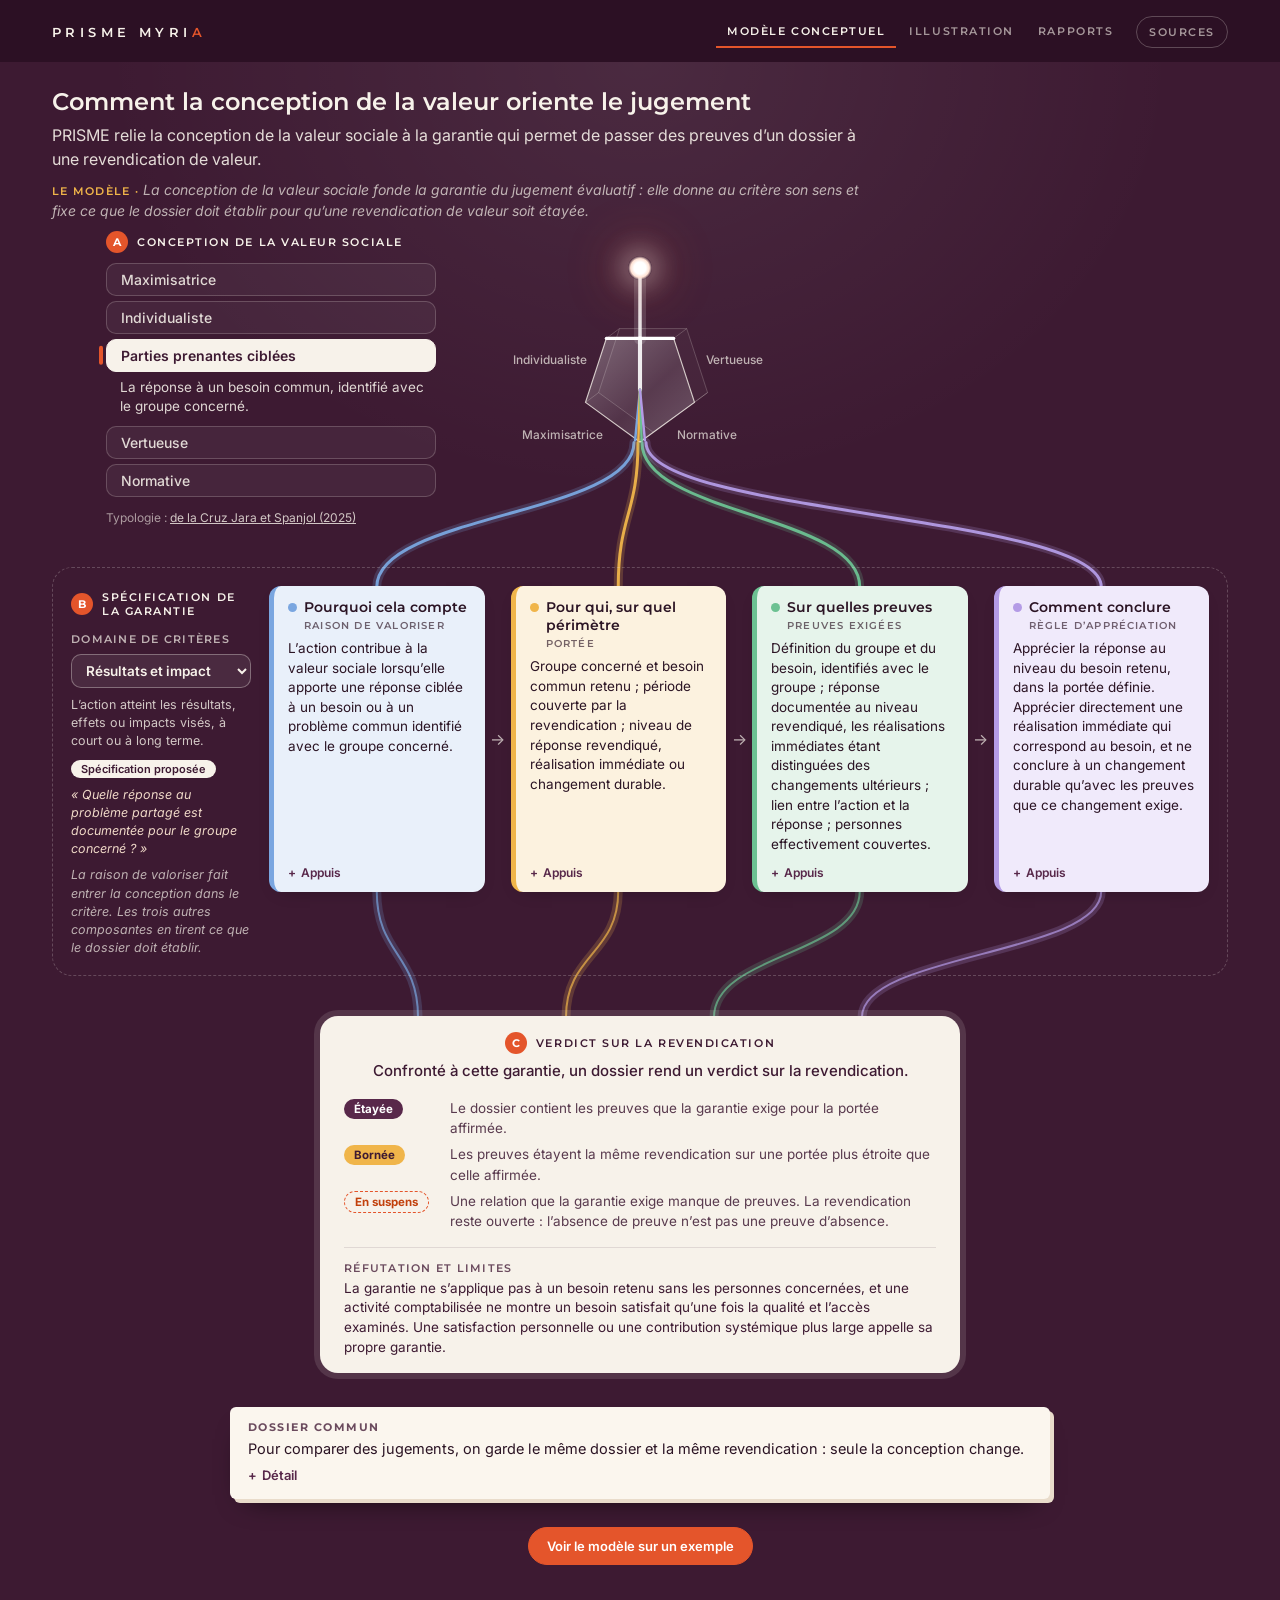
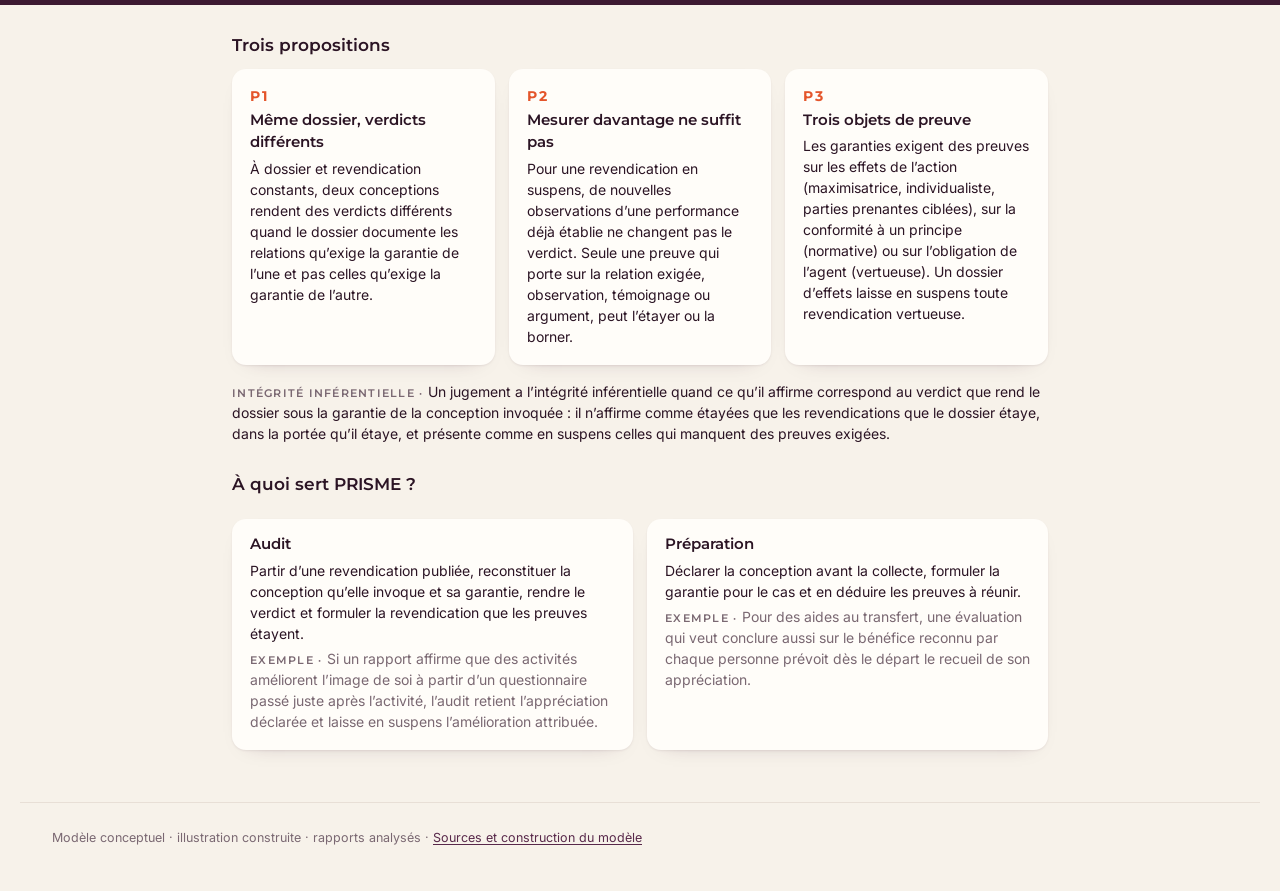
<file: index.html>
<!doctype html>
<html lang="fr">
<head>
  <meta charset="utf-8">
  <meta name="viewport" content="width=device-width, initial-scale=1">
  <title>PRISME MYRIA · Comment la conception de la valeur oriente le jugement</title>
  <meta name="description" content="PRISME relie la conception de la valeur sociale à la garantie qui permet de passer des preuves d’un dossier à une revendication de valeur.">
  <link rel="preconnect" href="https://fonts.googleapis.com">
  <link href="https://fonts.googleapis.com/css2?family=Montserrat:wght@500;600;700&family=Inter:wght@400;500;600&display=swap" rel="stylesheet">
  <link rel="stylesheet" href="css/styles.css">
</head>
<body>
  <a class="skip" href="#app">Aller au contenu</a>
  <header class="site-head">
    <div class="wrap head-inner">
      <a class="brand" href="#/">PRISME MYRI<span>A</span></a>
      <nav id="nav" aria-label="Rubriques"></nav>
    </div>
  </header>
  <main id="app" class="wrap" tabindex="-1"></main>
  <footer class="site-foot wrap">
    <p>Modèle conceptuel · illustration construite · rapports analysés · <button type="button" class="link" id="foot-sources">Sources et construction du modèle</button></p>
  </footer>
  <noscript><p class="wrap">Cette application nécessite JavaScript. Les contenus sont dans les fichiers du dossier <code>data/</code>.</p></noscript>
  <script src="data/prisme-data.js"></script>
  <script src="js/core.js"></script>
  <script src="js/bench.js"></script>
  <script src="js/ui.js"></script>
  <script src="js/model.js"></script>
  <script src="js/lecture.js"></script>
  <script src="js/illus.js"></script>
  <script src="js/rapports.js"></script>
  <script src="js/main.js"></script>
</body>
</html>
</file>
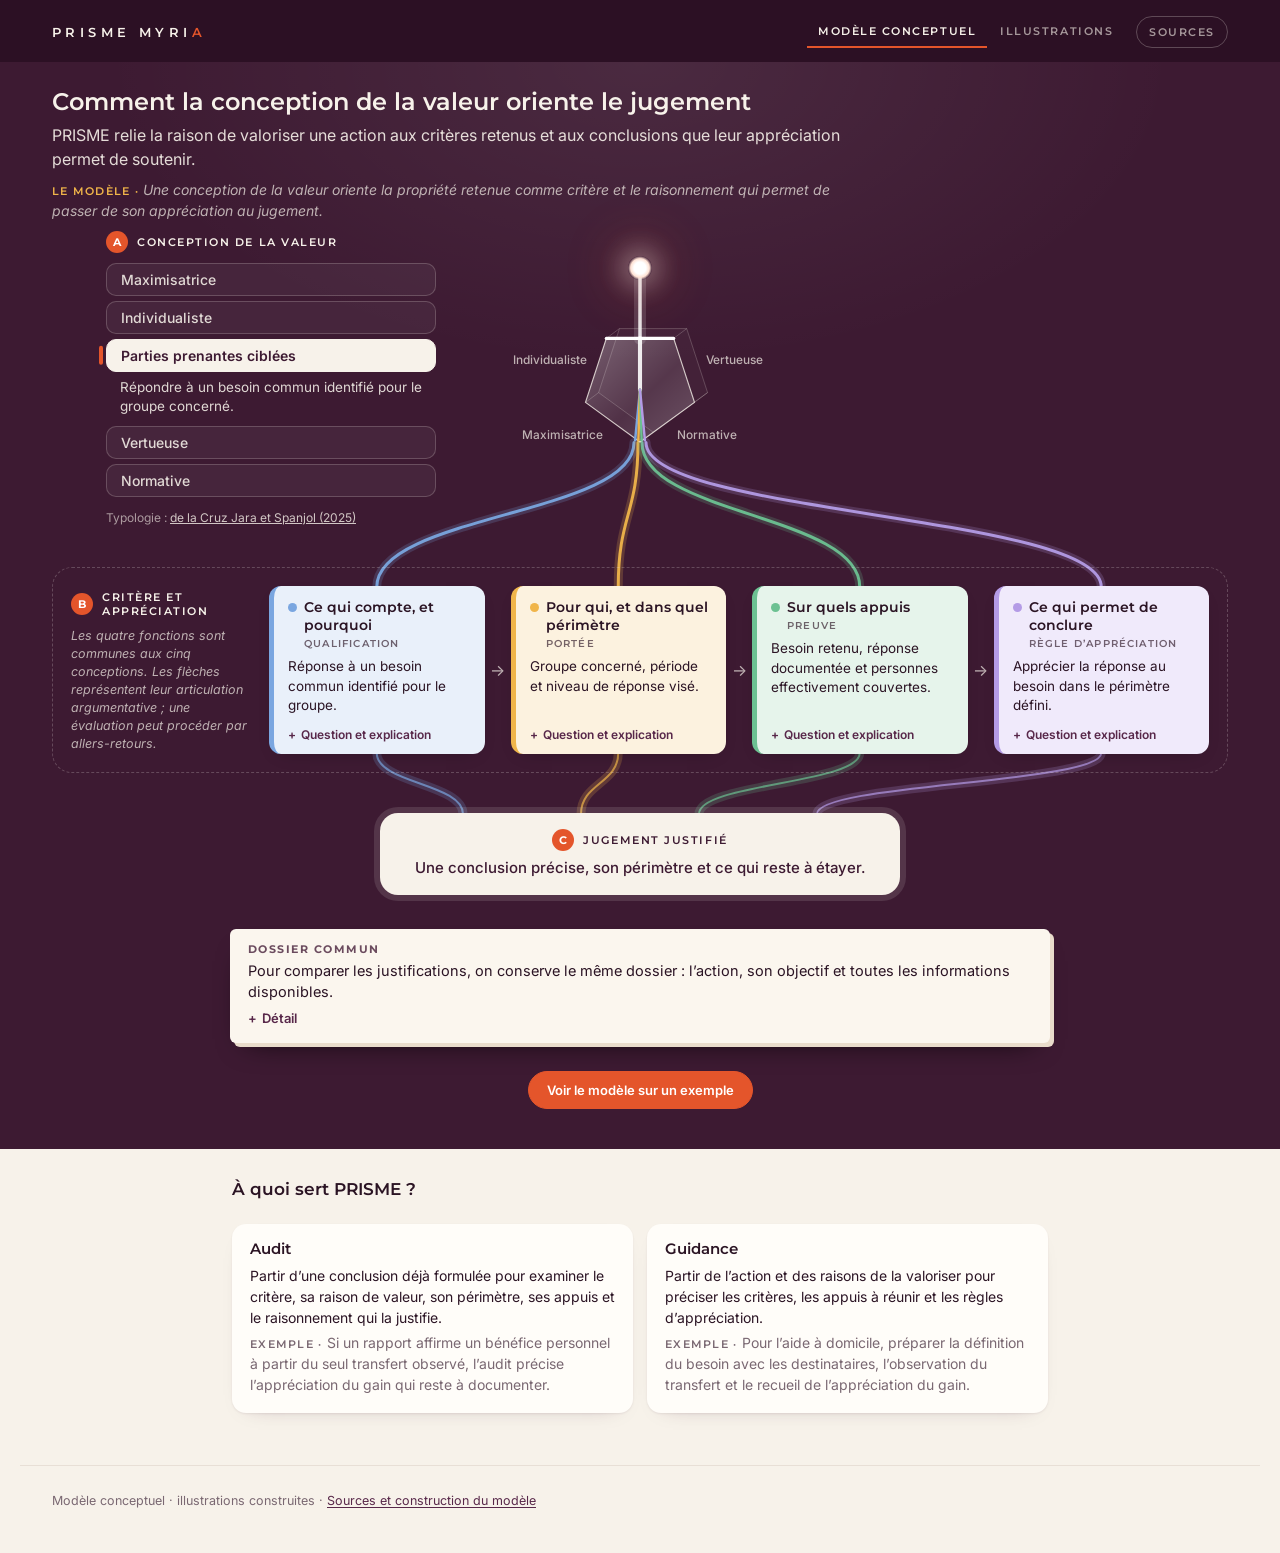
<file: archive/v1.1/index.html>
<!doctype html>
<html lang="fr">
<head>
  <meta charset="utf-8">
  <meta name="viewport" content="width=device-width, initial-scale=1">
  <title>PRISME MYRIA · Comment la conception de la valeur oriente le jugement</title>
  <meta name="description" content="PRISME relie la raison de valoriser une action aux critères retenus et aux conclusions que leur appréciation permet de soutenir.">
  <link rel="preconnect" href="https://fonts.googleapis.com">
  <link href="https://fonts.googleapis.com/css2?family=Montserrat:wght@500;600;700&family=Inter:wght@400;500;600&display=swap" rel="stylesheet">
  <link rel="stylesheet" href="css/styles.css">
</head>
<body>
  <a class="skip" href="#app">Aller au contenu</a>
  <header class="site-head">
    <div class="wrap head-inner">
      <a class="brand" href="#/">PRISME MYRI<span>A</span></a>
      <nav id="nav" aria-label="Rubriques"></nav>
    </div>
  </header>
  <main id="app" class="wrap" tabindex="-1"></main>
  <footer class="site-foot wrap">
    <p>Modèle conceptuel · illustrations construites · <button type="button" class="link" id="foot-sources">Sources et construction du modèle</button></p>
  </footer>
  <noscript><p class="wrap">Cette application nécessite JavaScript. Les contenus sont dans les fichiers du dossier <code>data/</code>.</p></noscript>
  <script src="data/prisme-data.js"></script>
  <script src="js/core.js"></script>
  <script src="js/bench.js"></script>
  <script src="js/ui.js"></script>
  <script src="js/model.js"></script>
  <script src="js/illus.js"></script>
  <script src="js/main.js"></script>
</body>
</html>
</file>
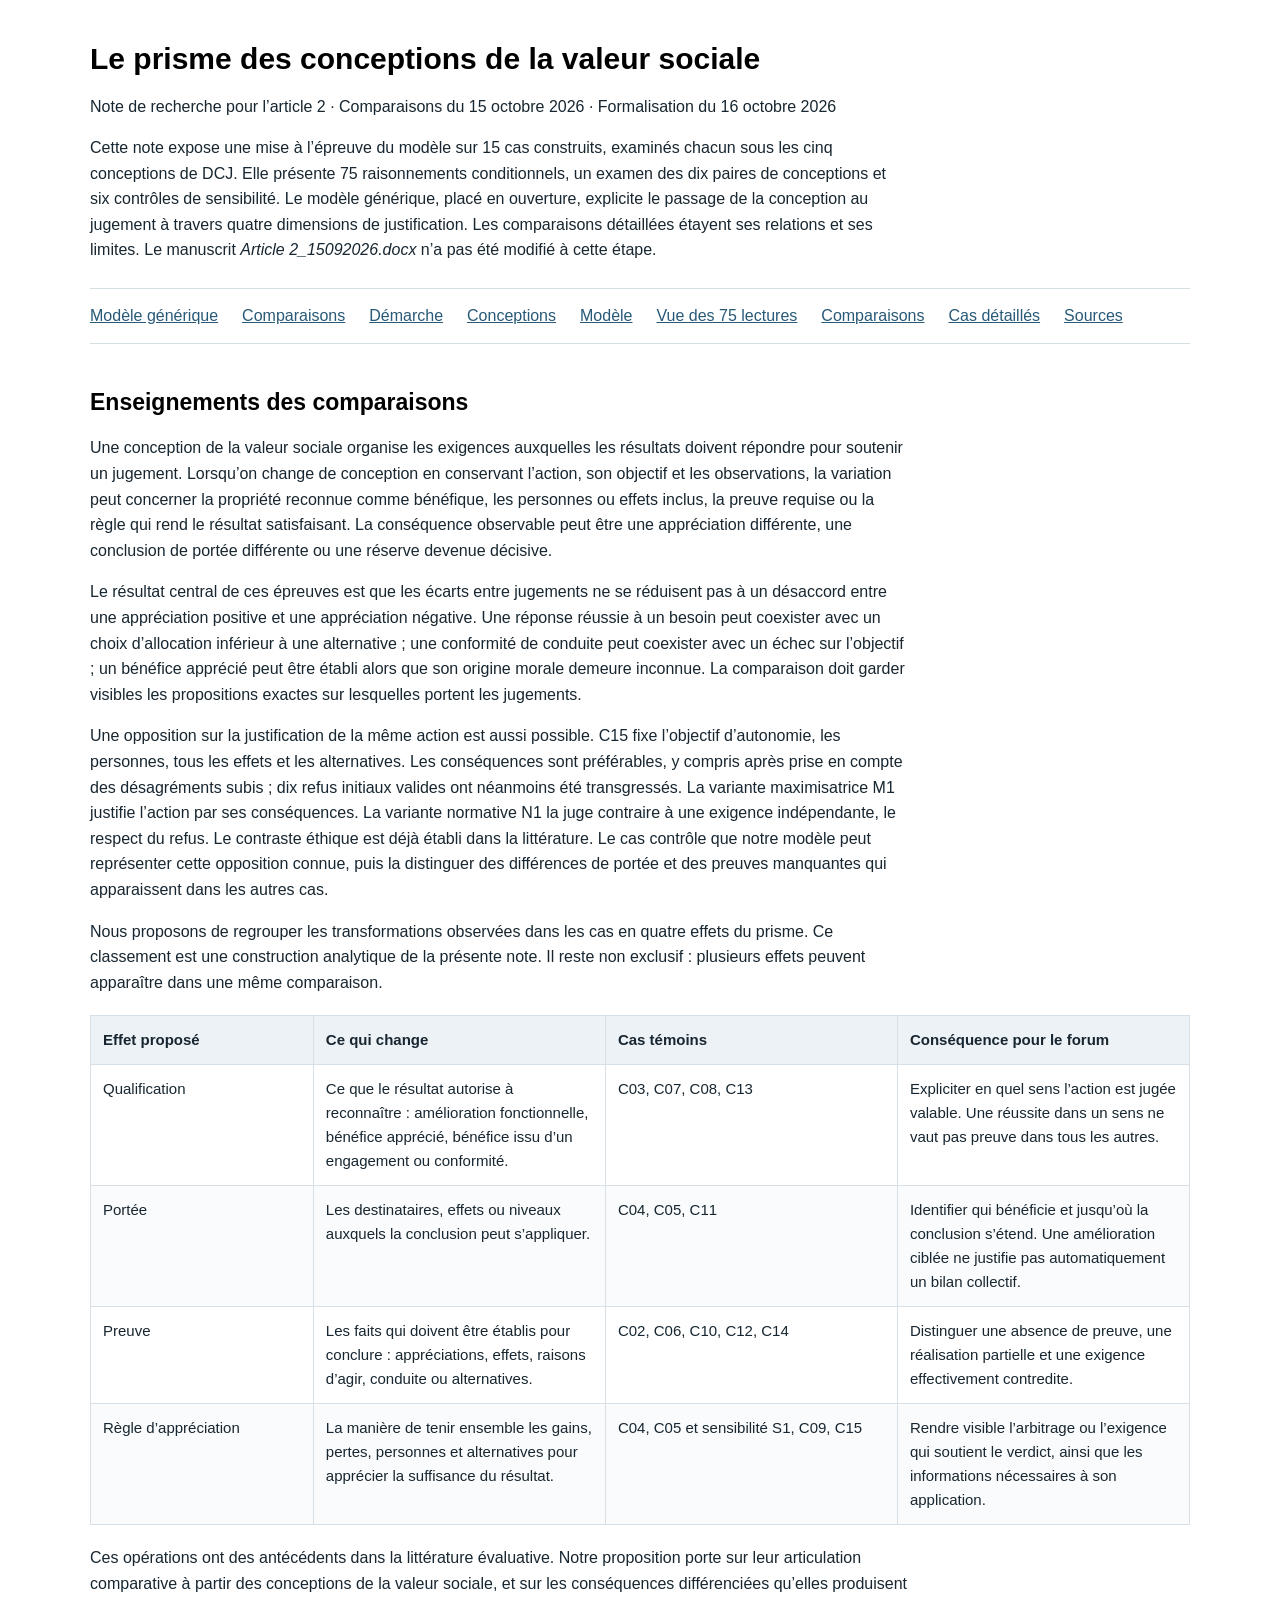
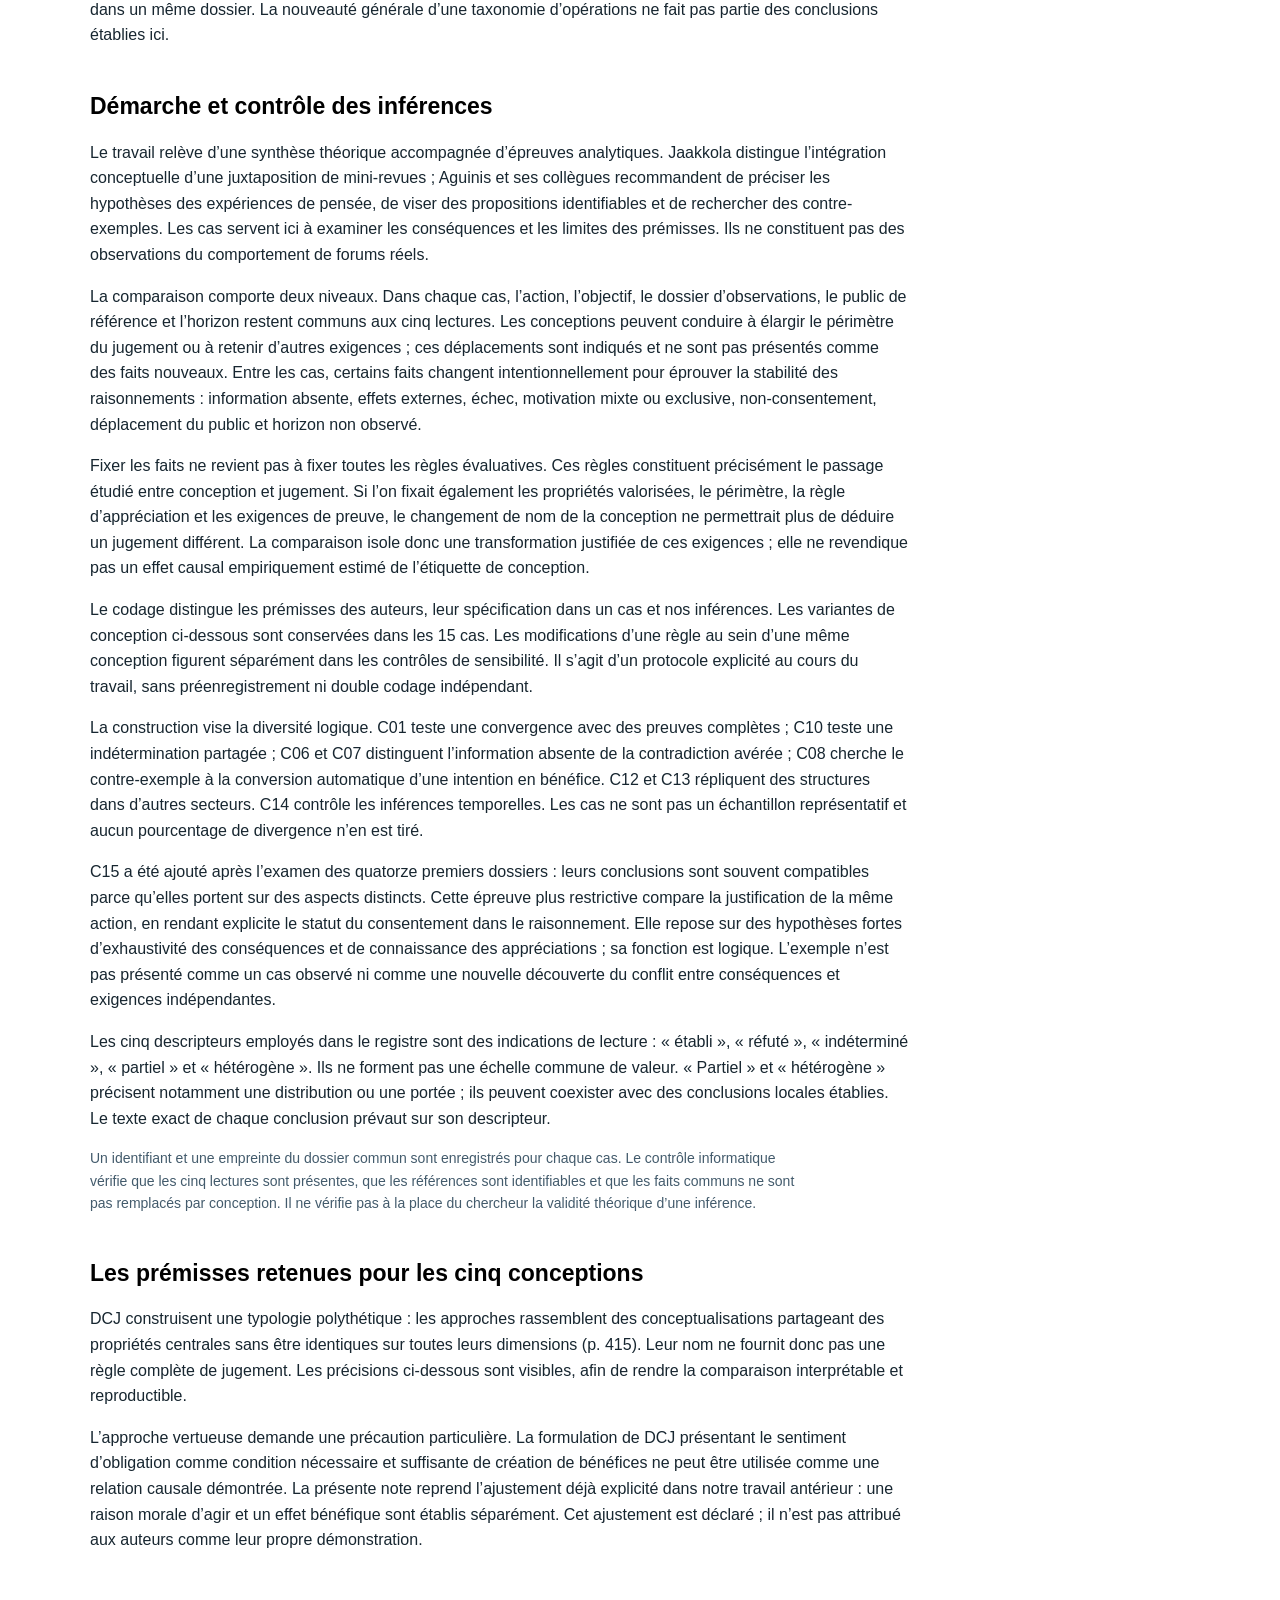
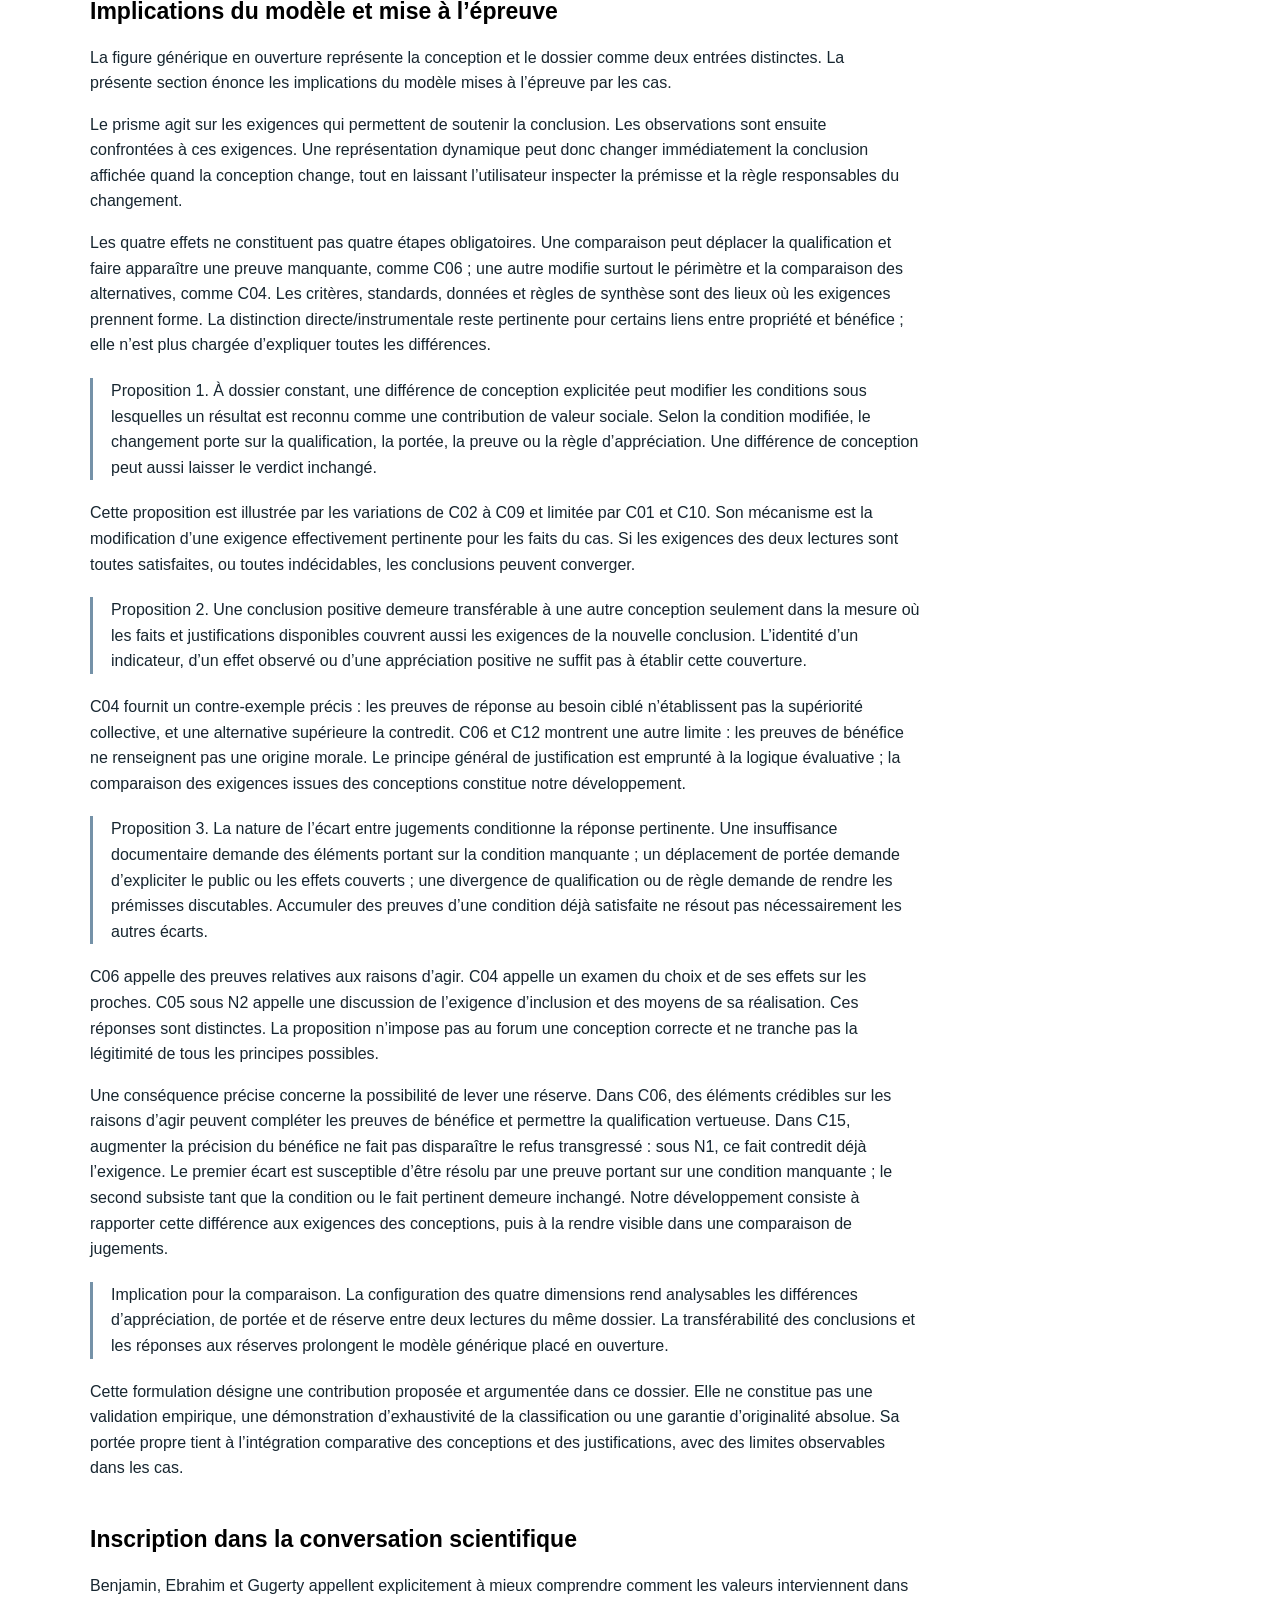
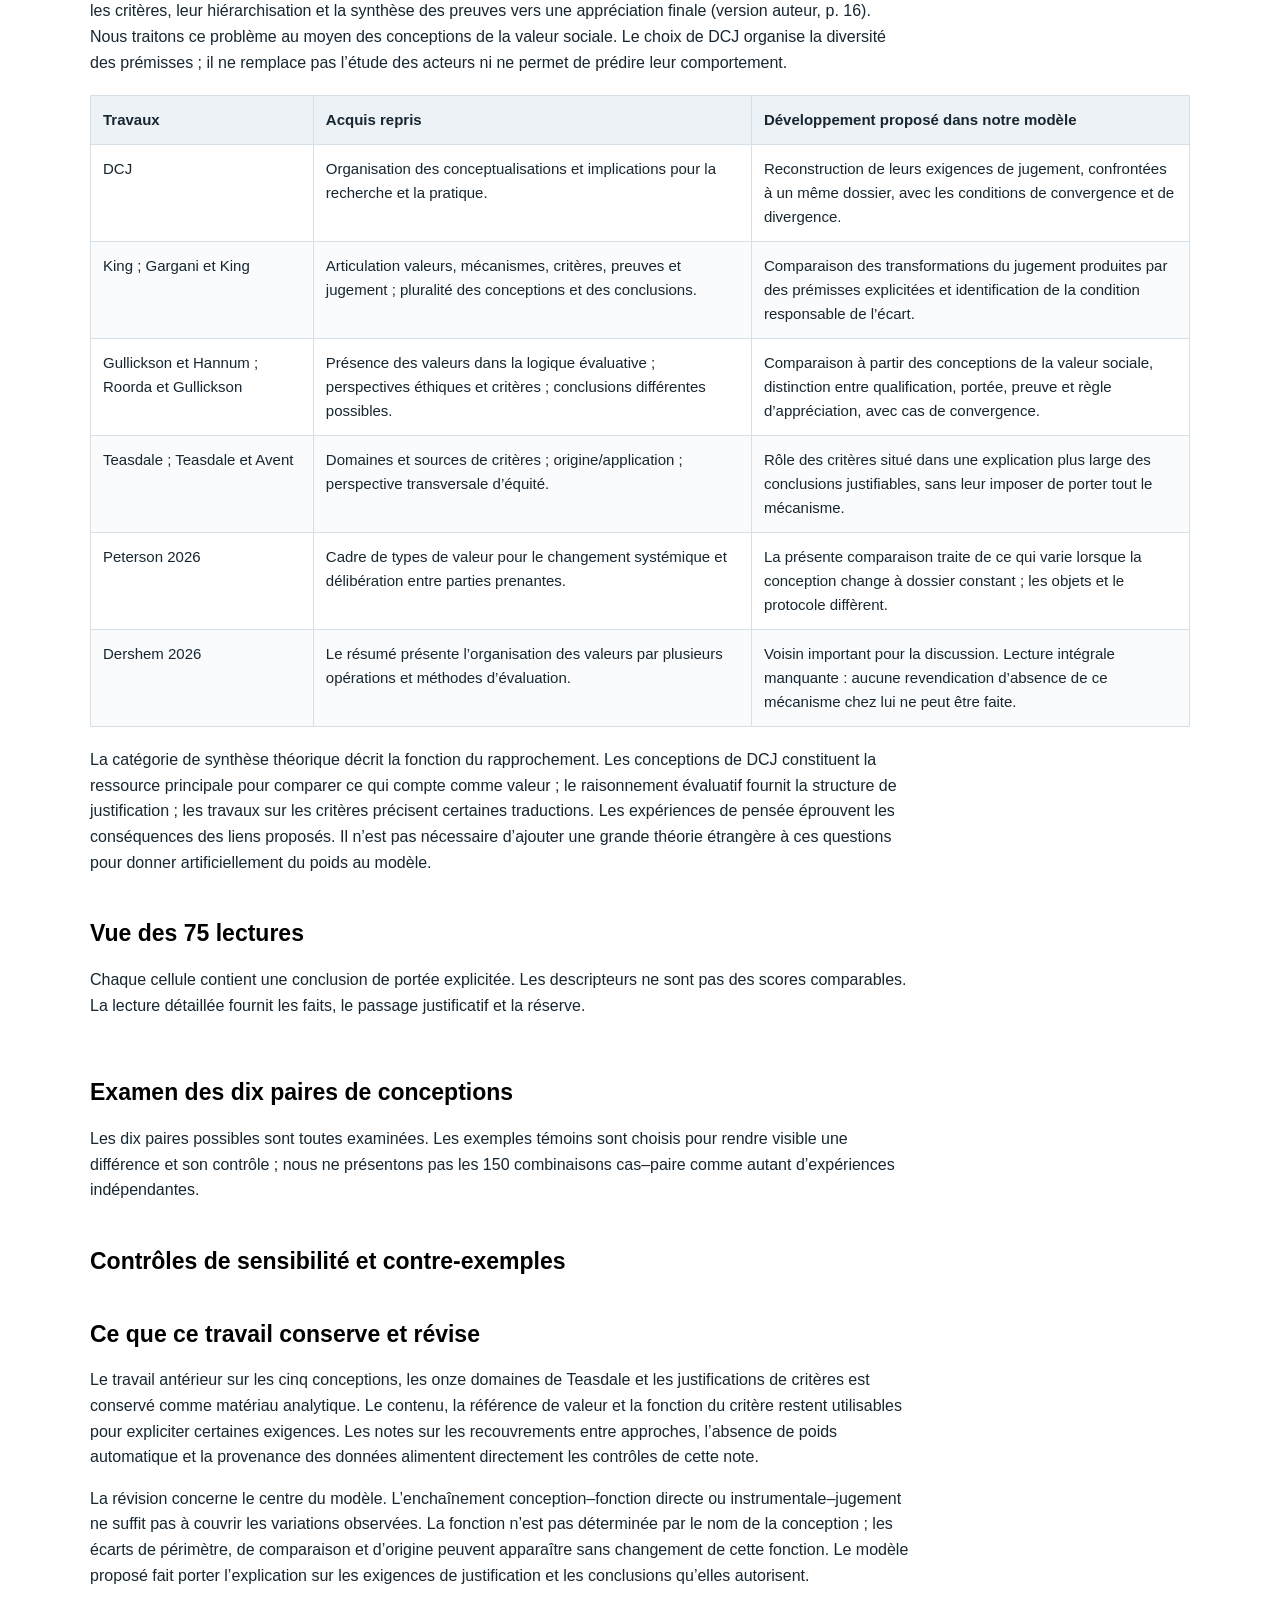
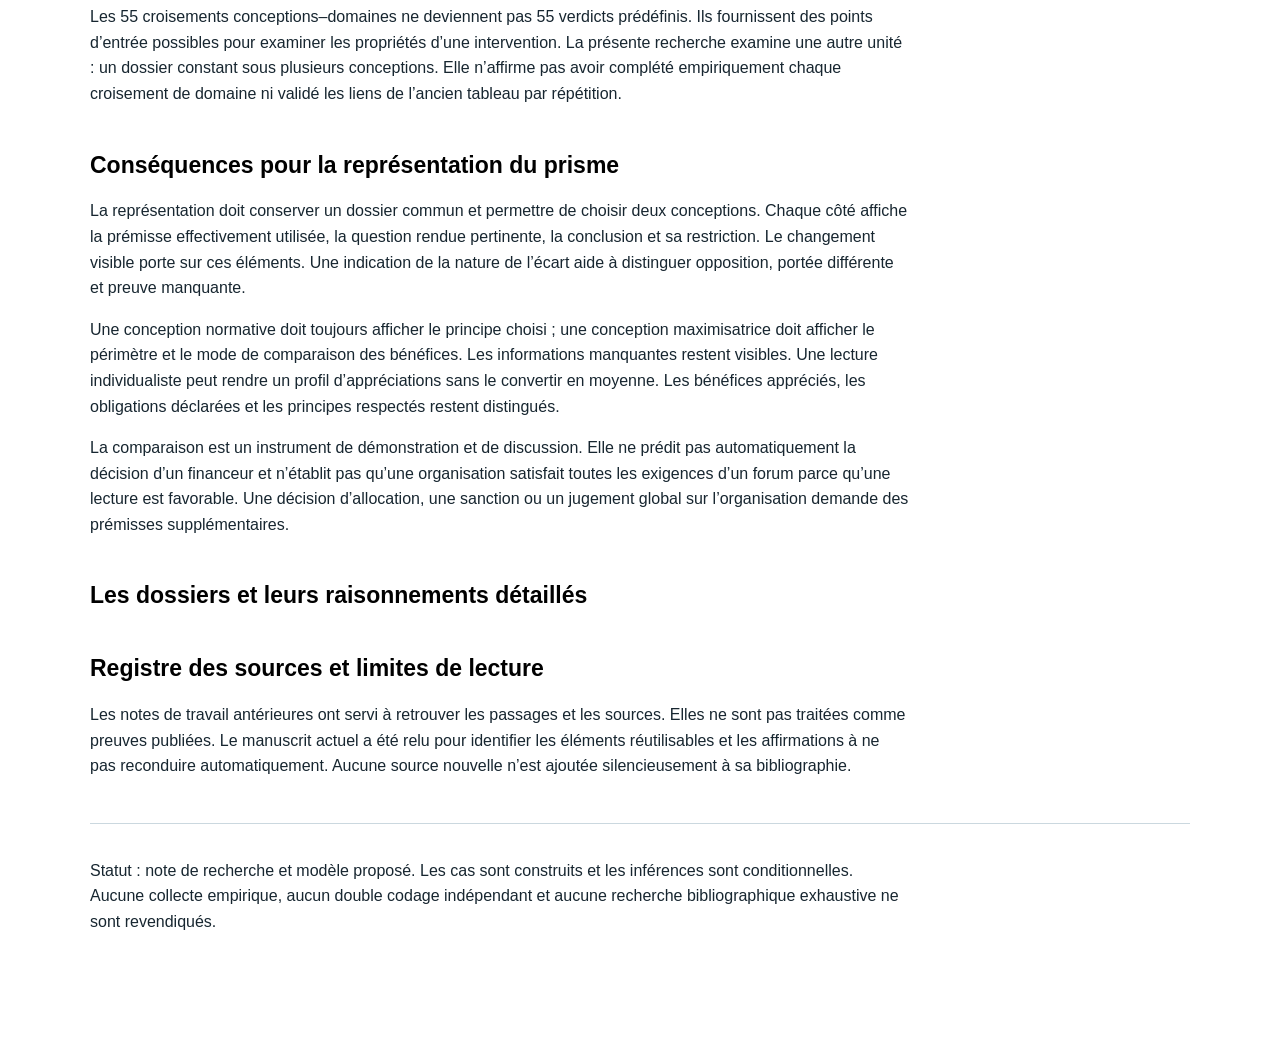
<file: rapport.html>
<!doctype html>
<html lang="fr"><head><meta charset="utf-8"><meta name="viewport" content="width=device-width, initial-scale=1"><title>Le prisme des conceptions de la valeur sociale</title>
<style>
:root{color-scheme:light;background:#fff;color:#172630;font-family:Arial,sans-serif;font-size:16px;line-height:1.6}body{max-width:1100px;margin:40px auto;padding:0 28px 60px}h1,h2,h3{color:#000;line-height:1.25;font-weight:600}h1{font-size:30px;margin:0 0 12px}h2{font-size:23px;margin-top:44px}h3{font-size:19px;margin-top:26px}p{max-width:92ch}a{color:#285977;overflow-wrap:anywhere}nav{display:flex;flex-wrap:wrap;gap:12px 24px;border-block:1px solid #d5dee3;padding:14px 0;margin:25px 0}table{border-collapse:collapse;width:100%;margin:20px 0;font-size:15px}th,td{text-align:left;vertical-align:top;border:1px solid #d7e0e6;padding:12px;overflow-wrap:anywhere}th{background:#edf2f6;font-weight:600}tbody tr:nth-child(even){background:#fafbfc}.table-wrap{overflow-x:auto}.muted{color:#506570}.premise{border-left:3px solid #7592a8;padding-left:18px;margin:20px 0}.case{border-top:1px solid #cbd8df;padding-top:20px;margin-top:32px}details{margin:10px 0 20px}summary{cursor:pointer;font-weight:600}li{margin-bottom:6px}.stat{font-size:14px;display:inline-block;border:1px solid #a6b6c0;padding:1px 7px;margin:0 0 6px;border-radius:3px;color:#263e4e}.ref{font-size:13px}.matrix{font-size:13px}.matrix th:first-child{width:15%}.matrix td{min-width:130px}.diagram{padding:24px 0;border-block:1px solid #d7e0e6;margin:22px 0}.diagram p{margin:8px auto;text-align:center}.diagram .box{max-width:680px;border:1px solid #a9bfcc;border-radius:8px;padding:14px;background:#f5f8fa}.diagram .prism{max-width:530px;background:#edf3f7;clip-path:polygon(5% 0,95% 0,100% 50%,95% 100%,5% 100%,0 50%);padding:22px 32px}.formula{font-family:Arial,sans-serif;padding:10px 18px;background:#f5f7f9}.source{margin:20px 0}.source p{margin:5px 0}.note{font-size:14px;color:#435b6c}footer{border-top:1px solid #cbd8df;margin-top:44px;padding-top:18px}
table{table-layout:fixed}th:first-child{width:18%}.matrix{min-width:960px}.matrix th:first-child{width:15%}
.generic-figure{margin:24px 0}.generic-figure svg{width:100%;max-width:900px;height:auto;display:block}.generic-figure figcaption{font-size:14px;color:#435b6c;max-width:100ch;margin-top:12px}
@media(max-width:650px){body{padding:0 16px;margin-top:24px}h1{font-size:25px}th,td{padding:8px}.case table{font-size:14px}}
@media print{body{font-size:12pt;line-height:1.5;max-width:none;padding:0;margin:0;color:#000}nav{display:none}h1{font-size:20pt}h2{font-size:16pt;break-after:avoid}h3{font-size:13pt;break-after:avoid}table{font-size:10pt}tr{break-inside:avoid}.table-wrap{overflow:visible}.matrix{font-size:8pt}.matrix td{min-width:0}details{display:block}.case{break-before:page}.source{break-inside:avoid}a{color:#000;text-decoration:none}@page{size:A4;margin:20mm}}
</style></head><body>
<h1>Le prisme des conceptions de la valeur sociale</h1>
<p>Note de recherche pour l’article 2 · Comparaisons du 15 octobre 2026 · Formalisation du 16 octobre 2026</p>
<p>Cette note expose une mise à l’épreuve du modèle sur 15 cas construits, examinés chacun sous les cinq conceptions de DCJ. Elle présente 75 raisonnements conditionnels, un examen des dix paires de conceptions et six contrôles de sensibilité. Le modèle générique, placé en ouverture, explicite le passage de la conception au jugement à travers quatre dimensions de justification. Les comparaisons détaillées étayent ses relations et ses limites. Le manuscrit <i>Article 2_15092026.docx</i> n’a pas été modifié à cette étape.</p>
<nav><a href="#formalisation">Modèle générique</a><a href="#resultat">Comparaisons</a><a href="#protocole">Démarche</a><a href="#profils">Conceptions</a><a href="#modele">Modèle</a><a href="#matrice">Vue des 75 lectures</a><a href="#paires">Comparaisons</a><a href="#cas">Cas détaillés</a><a href="#sources">Sources</a></nav>

<!-- FORMALISATION_CONCEPTUELLE -->
<h2 id="resultat">Enseignements des comparaisons</h2>
<p>Une conception de la valeur sociale organise les exigences auxquelles les résultats doivent répondre pour soutenir un jugement. Lorsqu’on change de conception en conservant l’action, son objectif et les observations, la variation peut concerner la propriété reconnue comme bénéfique, les personnes ou effets inclus, la preuve requise ou la règle qui rend le résultat satisfaisant. La conséquence observable peut être une appréciation différente, une conclusion de portée différente ou une réserve devenue décisive.</p>
<p>Le résultat central de ces épreuves est que les écarts entre jugements ne se réduisent pas à un désaccord entre une appréciation positive et une appréciation négative. Une réponse réussie à un besoin peut coexister avec un choix d’allocation inférieur à une alternative ; une conformité de conduite peut coexister avec un échec sur l’objectif ; un bénéfice apprécié peut être établi alors que son origine morale demeure inconnue. La comparaison doit garder visibles les propositions exactes sur lesquelles portent les jugements.</p>
<p>Une opposition sur la justification de la même action est aussi possible. C15 fixe l’objectif d’autonomie, les personnes, tous les effets et les alternatives. Les conséquences sont préférables, y compris après prise en compte des désagréments subis ; dix refus initiaux valides ont néanmoins été transgressés. La variante maximisatrice M1 justifie l’action par ses conséquences. La variante normative N1 la juge contraire à une exigence indépendante, le respect du refus. Le contraste éthique est déjà établi dans la littérature. Le cas contrôle que notre modèle peut représenter cette opposition connue, puis la distinguer des différences de portée et des preuves manquantes qui apparaissent dans les autres cas.</p>
<p>Nous proposons de regrouper les transformations observées dans les cas en quatre effets du prisme. Ce classement est une construction analytique de la présente note. Il reste non exclusif : plusieurs effets peuvent apparaître dans une même comparaison.</p>
<table><thead><tr><th>Effet proposé</th><th>Ce qui change</th><th>Cas témoins</th><th>Conséquence pour le forum</th></tr></thead><tbody>
<tr><td>Qualification</td><td>Ce que le résultat autorise à reconnaître : amélioration fonctionnelle, bénéfice apprécié, bénéfice issu d’un engagement ou conformité.</td><td>C03, C07, C08, C13</td><td>Expliciter en quel sens l’action est jugée valable. Une réussite dans un sens ne vaut pas preuve dans tous les autres.</td></tr>
<tr><td>Portée</td><td>Les destinataires, effets ou niveaux auxquels la conclusion peut s’appliquer.</td><td>C04, C05, C11</td><td>Identifier qui bénéficie et jusqu’où la conclusion s’étend. Une amélioration ciblée ne justifie pas automatiquement un bilan collectif.</td></tr>
<tr><td>Preuve</td><td>Les faits qui doivent être établis pour conclure : appréciations, effets, raisons d’agir, conduite ou alternatives.</td><td>C02, C06, C10, C12, C14</td><td>Distinguer une absence de preuve, une réalisation partielle et une exigence effectivement contredite.</td></tr>
<tr><td>Règle d’appréciation</td><td>La manière de tenir ensemble les gains, pertes, personnes et alternatives pour apprécier la suffisance du résultat.</td><td>C04, C05 et sensibilité S1, C09, C15</td><td>Rendre visible l’arbitrage ou l’exigence qui soutient le verdict, ainsi que les informations nécessaires à son application.</td></tr>
</tbody></table>
<p>Ces opérations ont des antécédents dans la littérature évaluative. Notre proposition porte sur leur articulation comparative à partir des conceptions de la valeur sociale, et sur les conséquences différenciées qu’elles produisent dans un même dossier. La nouveauté générale d’une taxonomie d’opérations ne fait pas partie des conclusions établies ici.</p>

<h2 id="protocole">Démarche et contrôle des inférences</h2>
<p>Le travail relève d’une synthèse théorique accompagnée d’épreuves analytiques. Jaakkola distingue l’intégration conceptuelle d’une juxtaposition de mini-revues ; Aguinis et ses collègues recommandent de préciser les hypothèses des expériences de pensée, de viser des propositions identifiables et de rechercher des contre-exemples. Les cas servent ici à examiner les conséquences et les limites des prémisses. Ils ne constituent pas des observations du comportement de forums réels.</p>
<p>La comparaison comporte deux niveaux. Dans chaque cas, l’action, l’objectif, le dossier d’observations, le public de référence et l’horizon restent communs aux cinq lectures. Les conceptions peuvent conduire à élargir le périmètre du jugement ou à retenir d’autres exigences ; ces déplacements sont indiqués et ne sont pas présentés comme des faits nouveaux. Entre les cas, certains faits changent intentionnellement pour éprouver la stabilité des raisonnements : information absente, effets externes, échec, motivation mixte ou exclusive, non-consentement, déplacement du public et horizon non observé.</p>
<p>Fixer les faits ne revient pas à fixer toutes les règles évaluatives. Ces règles constituent précisément le passage étudié entre conception et jugement. Si l’on fixait également les propriétés valorisées, le périmètre, la règle d’appréciation et les exigences de preuve, le changement de nom de la conception ne permettrait plus de déduire un jugement différent. La comparaison isole donc une transformation justifiée de ces exigences ; elle ne revendique pas un effet causal empiriquement estimé de l’étiquette de conception.</p>
<p>Le codage distingue les prémisses des auteurs, leur spécification dans un cas et nos inférences. Les variantes de conception ci-dessous sont conservées dans les 15 cas. Les modifications d’une règle au sein d’une même conception figurent séparément dans les contrôles de sensibilité. Il s’agit d’un protocole explicité au cours du travail, sans préenregistrement ni double codage indépendant.</p>
<p>La construction vise la diversité logique. C01 teste une convergence avec des preuves complètes ; C10 teste une indétermination partagée ; C06 et C07 distinguent l’information absente de la contradiction avérée ; C08 cherche le contre-exemple à la conversion automatique d’une intention en bénéfice. C12 et C13 répliquent des structures dans d’autres secteurs. C14 contrôle les inférences temporelles. Les cas ne sont pas un échantillon représentatif et aucun pourcentage de divergence n’en est tiré.</p>
<p>C15 a été ajouté après l’examen des quatorze premiers dossiers : leurs conclusions sont souvent compatibles parce qu’elles portent sur des aspects distincts. Cette épreuve plus restrictive compare la justification de la même action, en rendant explicite le statut du consentement dans le raisonnement. Elle repose sur des hypothèses fortes d’exhaustivité des conséquences et de connaissance des appréciations ; sa fonction est logique. L’exemple n’est pas présenté comme un cas observé ni comme une nouvelle découverte du conflit entre conséquences et exigences indépendantes.</p>
<p>Les cinq descripteurs employés dans le registre sont des indications de lecture : « établi », « réfuté », « indéterminé », « partiel » et « hétérogène ». Ils ne forment pas une échelle commune de valeur. « Partiel » et « hétérogène » précisent notamment une distribution ou une portée ; ils peuvent coexister avec des conclusions locales établies. Le texte exact de chaque conclusion prévaut sur son descripteur.</p>
<p class="note">Un identifiant et une empreinte du dossier commun sont enregistrés pour chaque cas. Le contrôle informatique vérifie que les cinq lectures sont présentes, que les références sont identifiables et que les faits communs ne sont pas remplacés par conception. Il ne vérifie pas à la place du chercheur la validité théorique d’une inférence.</p>

<h2 id="profils">Les prémisses retenues pour les cinq conceptions</h2>
<p>DCJ construisent une typologie polythétique : les approches rassemblent des conceptualisations partageant des propriétés centrales sans être identiques sur toutes leurs dimensions (p. 415). Leur nom ne fournit donc pas une règle complète de jugement. Les précisions ci-dessous sont visibles, afin de rendre la comparaison interprétable et reproductible.</p>
<div id="profiles-slot"></div>
<p>L’approche vertueuse demande une précaution particulière. La formulation de DCJ présentant le sentiment d’obligation comme condition nécessaire et suffisante de création de bénéfices ne peut être utilisée comme une relation causale démontrée. La présente note reprend l’ajustement déjà explicité dans notre travail antérieur : une raison morale d’agir et un effet bénéfique sont établis séparément. Cet ajustement est déclaré ; il n’est pas attribué aux auteurs comme leur propre démonstration.</p>

<h2 id="modele">Implications du modèle et mise à l’épreuve</h2>
<p>La figure générique en ouverture représente la conception et le dossier comme deux entrées distinctes. La présente section énonce les implications du modèle mises à l’épreuve par les cas.</p>
<p>Le prisme agit sur les exigences qui permettent de soutenir la conclusion. Les observations sont ensuite confrontées à ces exigences. Une représentation dynamique peut donc changer immédiatement la conclusion affichée quand la conception change, tout en laissant l’utilisateur inspecter la prémisse et la règle responsables du changement.</p>
<p>Les quatre effets ne constituent pas quatre étapes obligatoires. Une comparaison peut déplacer la qualification et faire apparaître une preuve manquante, comme C06 ; une autre modifie surtout le périmètre et la comparaison des alternatives, comme C04. Les critères, standards, données et règles de synthèse sont des lieux où les exigences prennent forme. La distinction directe/instrumentale reste pertinente pour certains liens entre propriété et bénéfice ; elle n’est plus chargée d’expliquer toutes les différences.</p>
<div class="premise"><p>Proposition 1. À dossier constant, une différence de conception explicitée peut modifier les conditions sous lesquelles un résultat est reconnu comme une contribution de valeur sociale. Selon la condition modifiée, le changement porte sur la qualification, la portée, la preuve ou la règle d’appréciation. Une différence de conception peut aussi laisser le verdict inchangé.</p></div>
<p>Cette proposition est illustrée par les variations de C02 à C09 et limitée par C01 et C10. Son mécanisme est la modification d’une exigence effectivement pertinente pour les faits du cas. Si les exigences des deux lectures sont toutes satisfaites, ou toutes indécidables, les conclusions peuvent converger.</p>
<div class="premise"><p>Proposition 2. Une conclusion positive demeure transférable à une autre conception seulement dans la mesure où les faits et justifications disponibles couvrent aussi les exigences de la nouvelle conclusion. L’identité d’un indicateur, d’un effet observé ou d’une appréciation positive ne suffit pas à établir cette couverture.</p></div>
<p>C04 fournit un contre-exemple précis : les preuves de réponse au besoin ciblé n’établissent pas la supériorité collective, et une alternative supérieure la contredit. C06 et C12 montrent une autre limite : les preuves de bénéfice ne renseignent pas une origine morale. Le principe général de justification est emprunté à la logique évaluative ; la comparaison des exigences issues des conceptions constitue notre développement.</p>
<div class="premise"><p>Proposition 3. La nature de l’écart entre jugements conditionne la réponse pertinente. Une insuffisance documentaire demande des éléments portant sur la condition manquante ; un déplacement de portée demande d’expliciter le public ou les effets couverts ; une divergence de qualification ou de règle demande de rendre les prémisses discutables. Accumuler des preuves d’une condition déjà satisfaite ne résout pas nécessairement les autres écarts.</p></div>
<p>C06 appelle des preuves relatives aux raisons d’agir. C04 appelle un examen du choix et de ses effets sur les proches. C05 sous N2 appelle une discussion de l’exigence d’inclusion et des moyens de sa réalisation. Ces réponses sont distinctes. La proposition n’impose pas au forum une conception correcte et ne tranche pas la légitimité de tous les principes possibles.</p>
<p>Une conséquence précise concerne la possibilité de lever une réserve. Dans C06, des éléments crédibles sur les raisons d’agir peuvent compléter les preuves de bénéfice et permettre la qualification vertueuse. Dans C15, augmenter la précision du bénéfice ne fait pas disparaître le refus transgressé : sous N1, ce fait contredit déjà l’exigence. Le premier écart est susceptible d’être résolu par une preuve portant sur une condition manquante ; le second subsiste tant que la condition ou le fait pertinent demeure inchangé. Notre développement consiste à rapporter cette différence aux exigences des conceptions, puis à la rendre visible dans une comparaison de jugements.</p>
<div class="premise"><p>Implication pour la comparaison. La configuration des quatre dimensions rend analysables les différences d’appréciation, de portée et de réserve entre deux lectures du même dossier. La transférabilité des conclusions et les réponses aux réserves prolongent le modèle générique placé en ouverture.</p></div>
<p>Cette formulation désigne une contribution proposée et argumentée dans ce dossier. Elle ne constitue pas une validation empirique, une démonstration d’exhaustivité de la classification ou une garantie d’originalité absolue. Sa portée propre tient à l’intégration comparative des conceptions et des justifications, avec des limites observables dans les cas.</p>

<h2>Inscription dans la conversation scientifique</h2>
<p>Benjamin, Ebrahim et Gugerty appellent explicitement à mieux comprendre comment les valeurs interviennent dans les critères, leur hiérarchisation et la synthèse des preuves vers une appréciation finale (version auteur, p. 16). Nous traitons ce problème au moyen des conceptions de la valeur sociale. Le choix de DCJ organise la diversité des prémisses ; il ne remplace pas l’étude des acteurs ni ne permet de prédire leur comportement.</p>
<table><thead><tr><th>Travaux</th><th>Acquis repris</th><th>Développement proposé dans notre modèle</th></tr></thead><tbody>
<tr><td>DCJ</td><td>Organisation des conceptualisations et implications pour la recherche et la pratique.</td><td>Reconstruction de leurs exigences de jugement, confrontées à un même dossier, avec les conditions de convergence et de divergence.</td></tr>
<tr><td>King ; Gargani et King</td><td>Articulation valeurs, mécanismes, critères, preuves et jugement ; pluralité des conceptions et des conclusions.</td><td>Comparaison des transformations du jugement produites par des prémisses explicitées et identification de la condition responsable de l’écart.</td></tr>
<tr><td>Gullickson et Hannum ; Roorda et Gullickson</td><td>Présence des valeurs dans la logique évaluative ; perspectives éthiques et critères ; conclusions différentes possibles.</td><td>Comparaison à partir des conceptions de la valeur sociale, distinction entre qualification, portée, preuve et règle d’appréciation, avec cas de convergence.</td></tr>
<tr><td>Teasdale ; Teasdale et Avent</td><td>Domaines et sources de critères ; origine/application ; perspective transversale d’équité.</td><td>Rôle des critères situé dans une explication plus large des conclusions justifiables, sans leur imposer de porter tout le mécanisme.</td></tr>
<tr><td>Peterson 2026</td><td>Cadre de types de valeur pour le changement systémique et délibération entre parties prenantes.</td><td>La présente comparaison traite de ce qui varie lorsque la conception change à dossier constant ; les objets et le protocole diffèrent.</td></tr>
<tr><td>Dershem 2026</td><td>Le résumé présente l’organisation des valeurs par plusieurs opérations et méthodes d’évaluation.</td><td>Voisin important pour la discussion. Lecture intégrale manquante : aucune revendication d’absence de ce mécanisme chez lui ne peut être faite.</td></tr>
</tbody></table>
<p>La catégorie de synthèse théorique décrit la fonction du rapprochement. Les conceptions de DCJ constituent la ressource principale pour comparer ce qui compte comme valeur ; le raisonnement évaluatif fournit la structure de justification ; les travaux sur les critères précisent certaines traductions. Les expériences de pensée éprouvent les conséquences des liens proposés. Il n’est pas nécessaire d’ajouter une grande théorie étrangère à ces questions pour donner artificiellement du poids au modèle.</p>

<h2 id="matrice">Vue des 75 lectures</h2>
<p>Chaque cellule contient une conclusion de portée explicitée. Les descripteurs ne sont pas des scores comparables. La lecture détaillée fournit les faits, le passage justificatif et la réserve.</p>
<div class="table-wrap" id="matrix-slot"></div>

<h2 id="paires">Examen des dix paires de conceptions</h2>
<p>Les dix paires possibles sont toutes examinées. Les exemples témoins sont choisis pour rendre visible une différence et son contrôle ; nous ne présentons pas les 150 combinaisons cas–paire comme autant d’expériences indépendantes.</p>
<div id="pairs-slot"></div>

<h2>Contrôles de sensibilité et contre-exemples</h2>
<div id="sensitivity-slot"></div>

<h2>Ce que ce travail conserve et révise</h2>
<p>Le travail antérieur sur les cinq conceptions, les onze domaines de Teasdale et les justifications de critères est conservé comme matériau analytique. Le contenu, la référence de valeur et la fonction du critère restent utilisables pour expliciter certaines exigences. Les notes sur les recouvrements entre approches, l’absence de poids automatique et la provenance des données alimentent directement les contrôles de cette note.</p>
<p>La révision concerne le centre du modèle. L’enchaînement conception–fonction directe ou instrumentale–jugement ne suffit pas à couvrir les variations observées. La fonction n’est pas déterminée par le nom de la conception ; les écarts de périmètre, de comparaison et d’origine peuvent apparaître sans changement de cette fonction. Le modèle proposé fait porter l’explication sur les exigences de justification et les conclusions qu’elles autorisent.</p>
<p>Les 55 croisements conceptions–domaines ne deviennent pas 55 verdicts prédéfinis. Ils fournissent des points d’entrée possibles pour examiner les propriétés d’une intervention. La présente recherche examine une autre unité : un dossier constant sous plusieurs conceptions. Elle n’affirme pas avoir complété empiriquement chaque croisement de domaine ni validé les liens de l’ancien tableau par répétition.</p>

<h2>Conséquences pour la représentation du prisme</h2>
<p>La représentation doit conserver un dossier commun et permettre de choisir deux conceptions. Chaque côté affiche la prémisse effectivement utilisée, la question rendue pertinente, la conclusion et sa restriction. Le changement visible porte sur ces éléments. Une indication de la nature de l’écart aide à distinguer opposition, portée différente et preuve manquante.</p>
<p>Une conception normative doit toujours afficher le principe choisi ; une conception maximisatrice doit afficher le périmètre et le mode de comparaison des bénéfices. Les informations manquantes restent visibles. Une lecture individualiste peut rendre un profil d’appréciations sans le convertir en moyenne. Les bénéfices appréciés, les obligations déclarées et les principes respectés restent distingués.</p>
<p>La comparaison est un instrument de démonstration et de discussion. Elle ne prédit pas automatiquement la décision d’un financeur et n’établit pas qu’une organisation satisfait toutes les exigences d’un forum parce qu’une lecture est favorable. Une décision d’allocation, une sanction ou un jugement global sur l’organisation demande des prémisses supplémentaires.</p>

<h2 id="cas">Les dossiers et leurs raisonnements détaillés</h2>
<div id="cases-slot"></div>

<h2 id="sources">Registre des sources et limites de lecture</h2>
<p>Les notes de travail antérieures ont servi à retrouver les passages et les sources. Elles ne sont pas traitées comme preuves publiées. Le manuscrit actuel a été relu pour identifier les éléments réutilisables et les affirmations à ne pas reconduire automatiquement. Aucune source nouvelle n’est ajoutée silencieusement à sa bibliographie.</p>
<div id="sources-slot"></div>
<footer><p>Statut : note de recherche et modèle proposé. Les cas sont construits et les inférences sont conditionnelles. Aucune collecte empirique, aucun double codage indépendant et aucune recherche bibliographique exhaustive ne sont revendiqués.</p></footer>
</body></html>
</file>
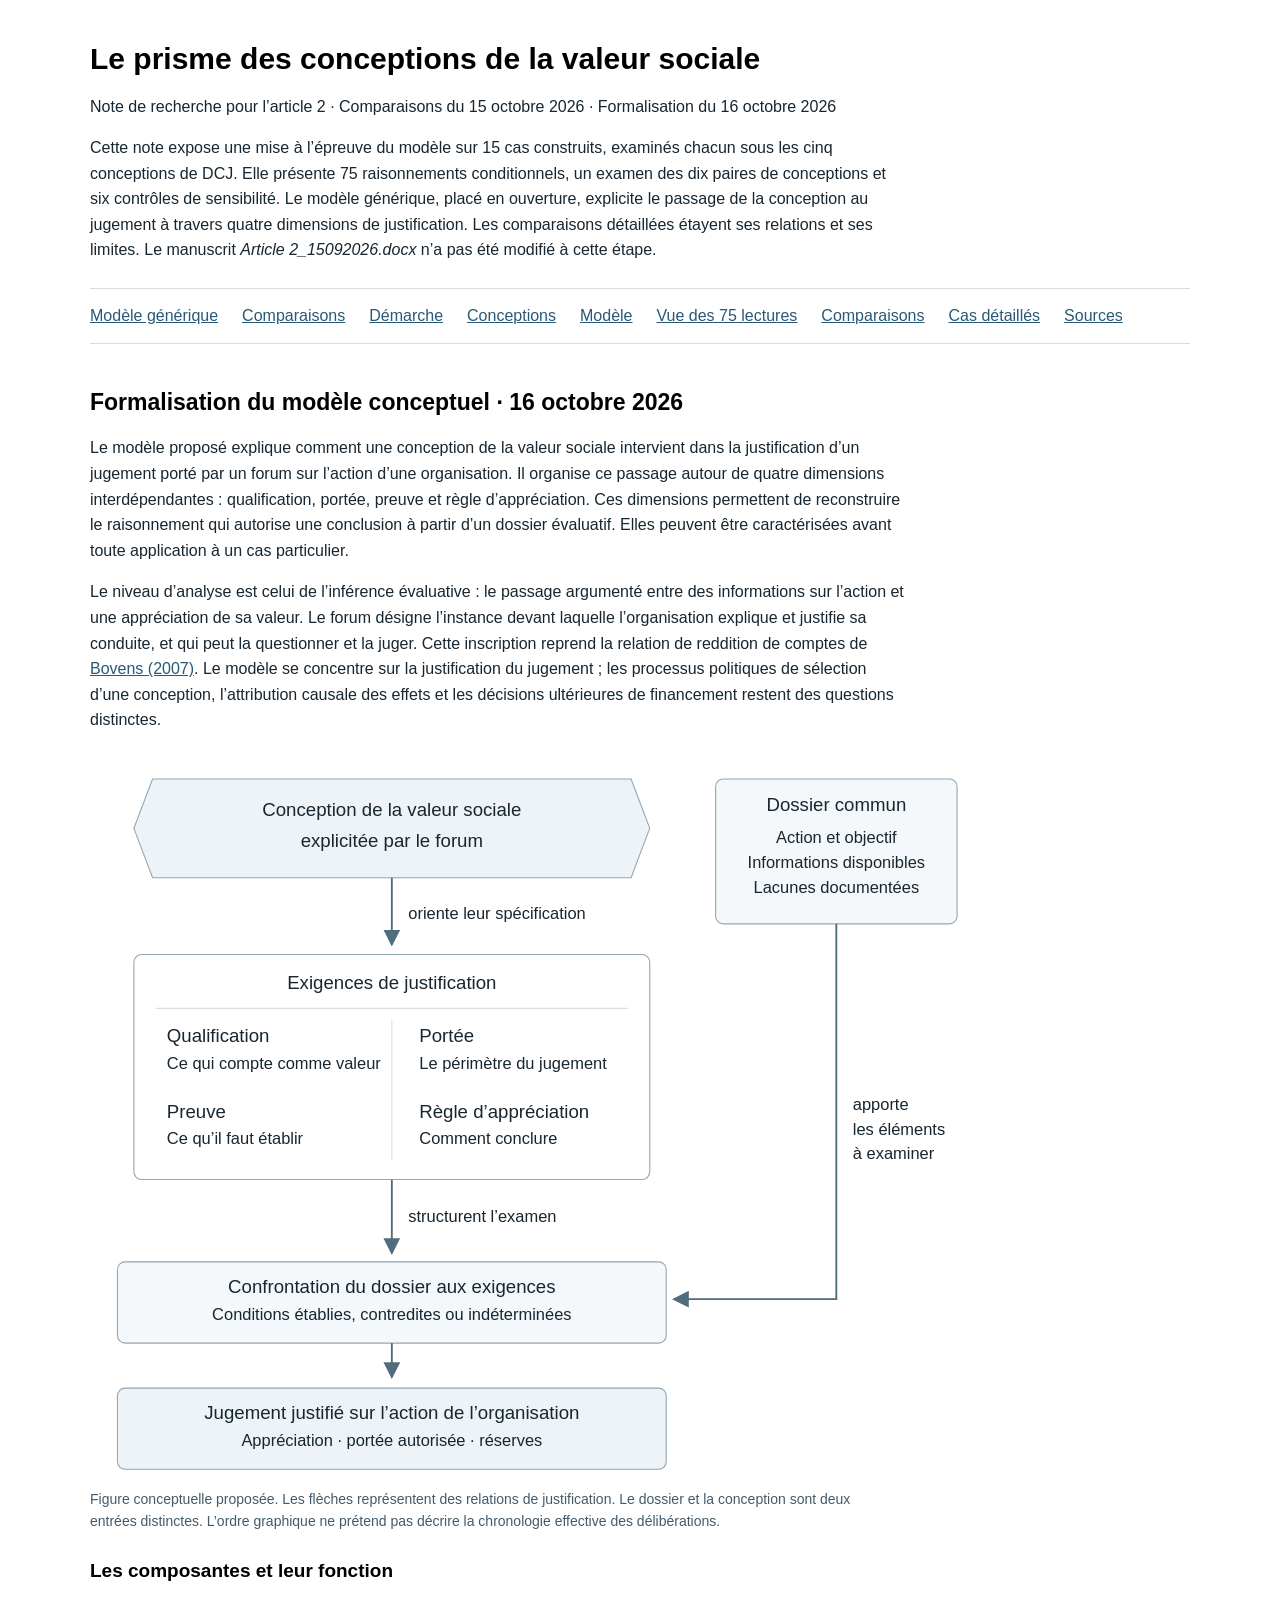
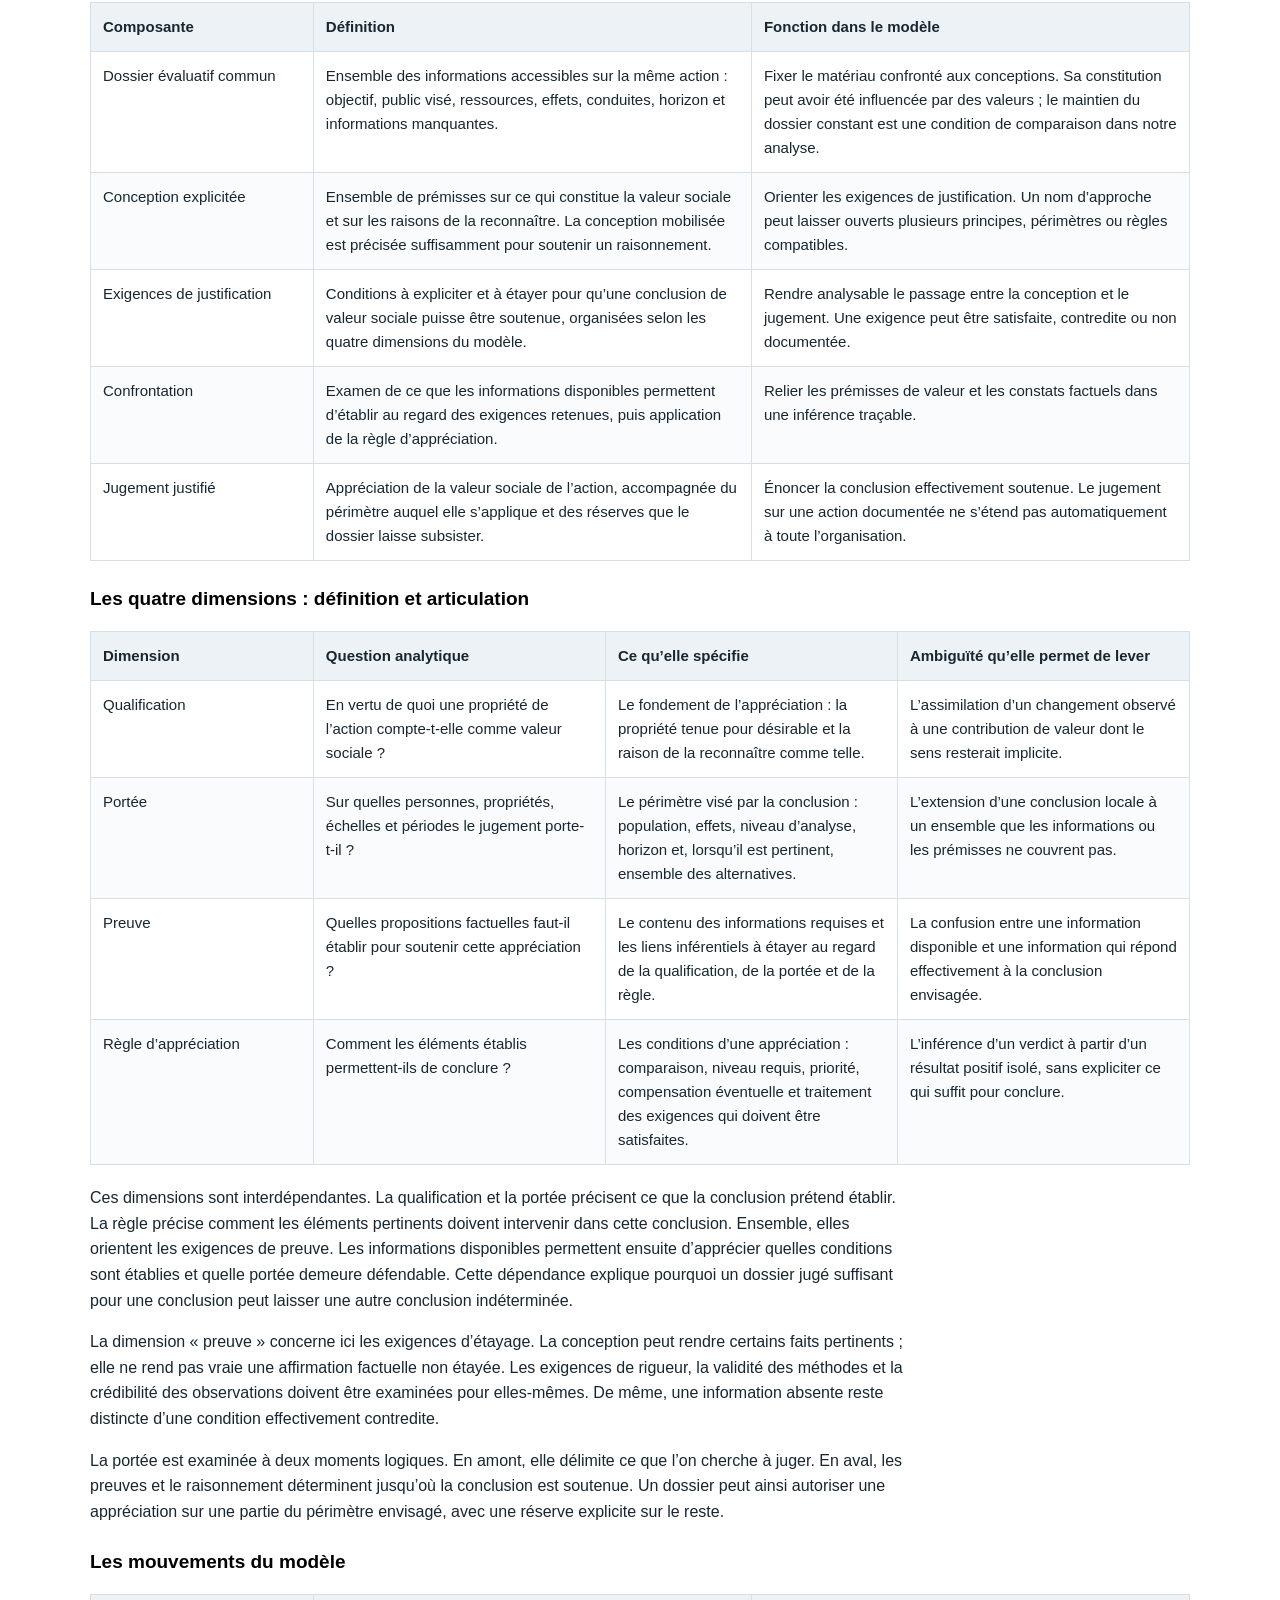
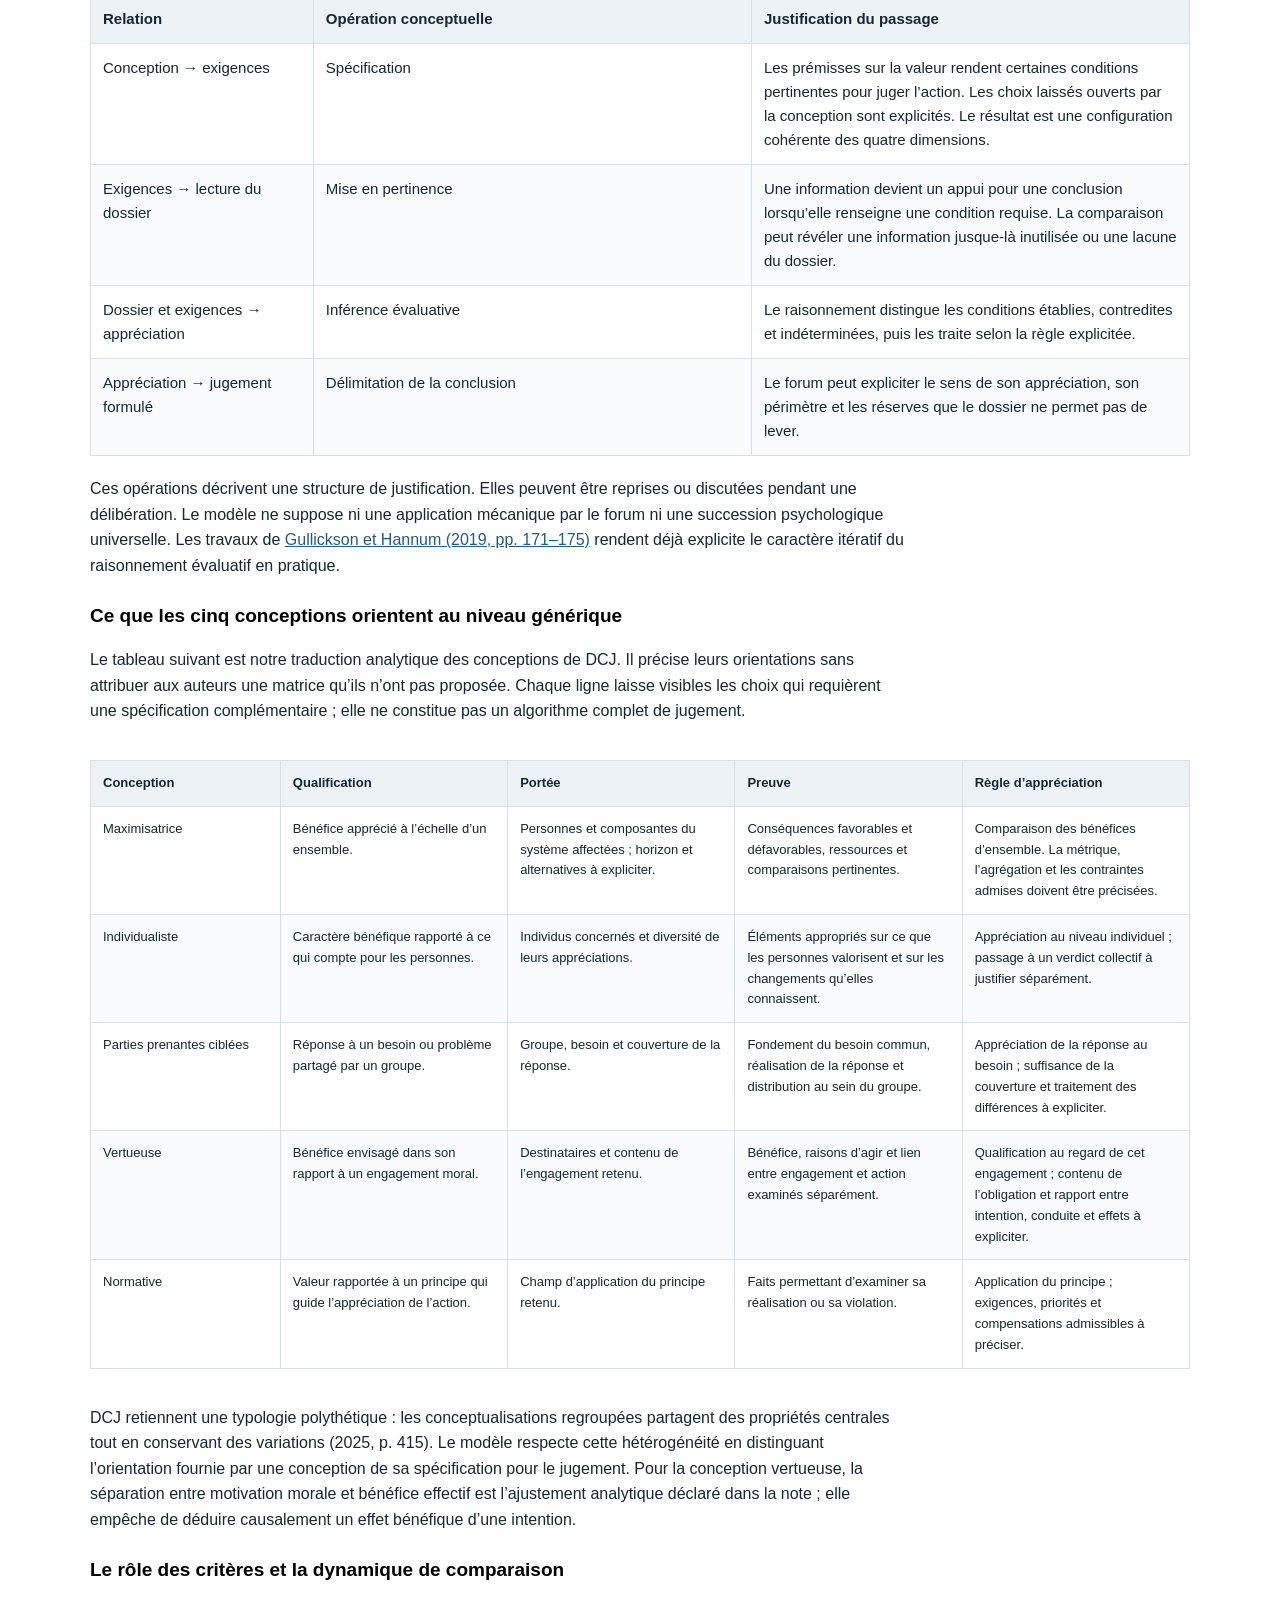
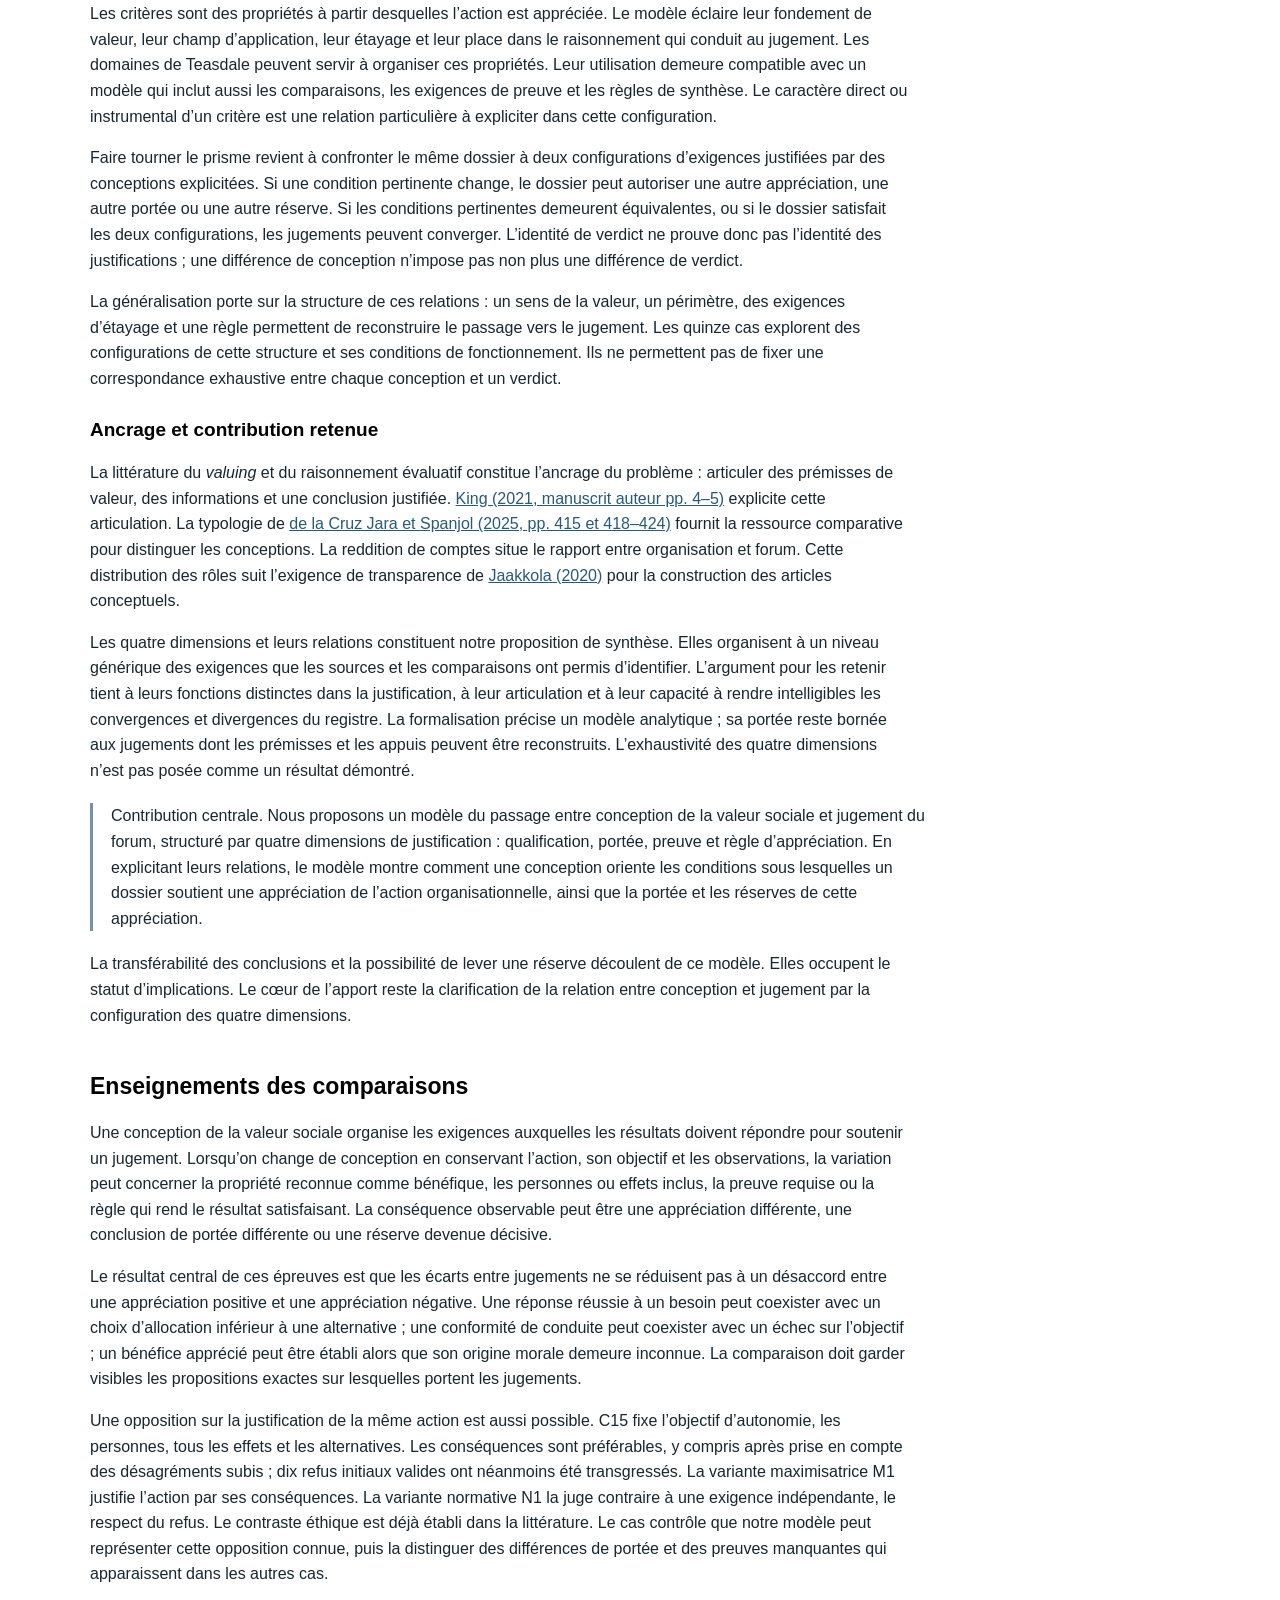
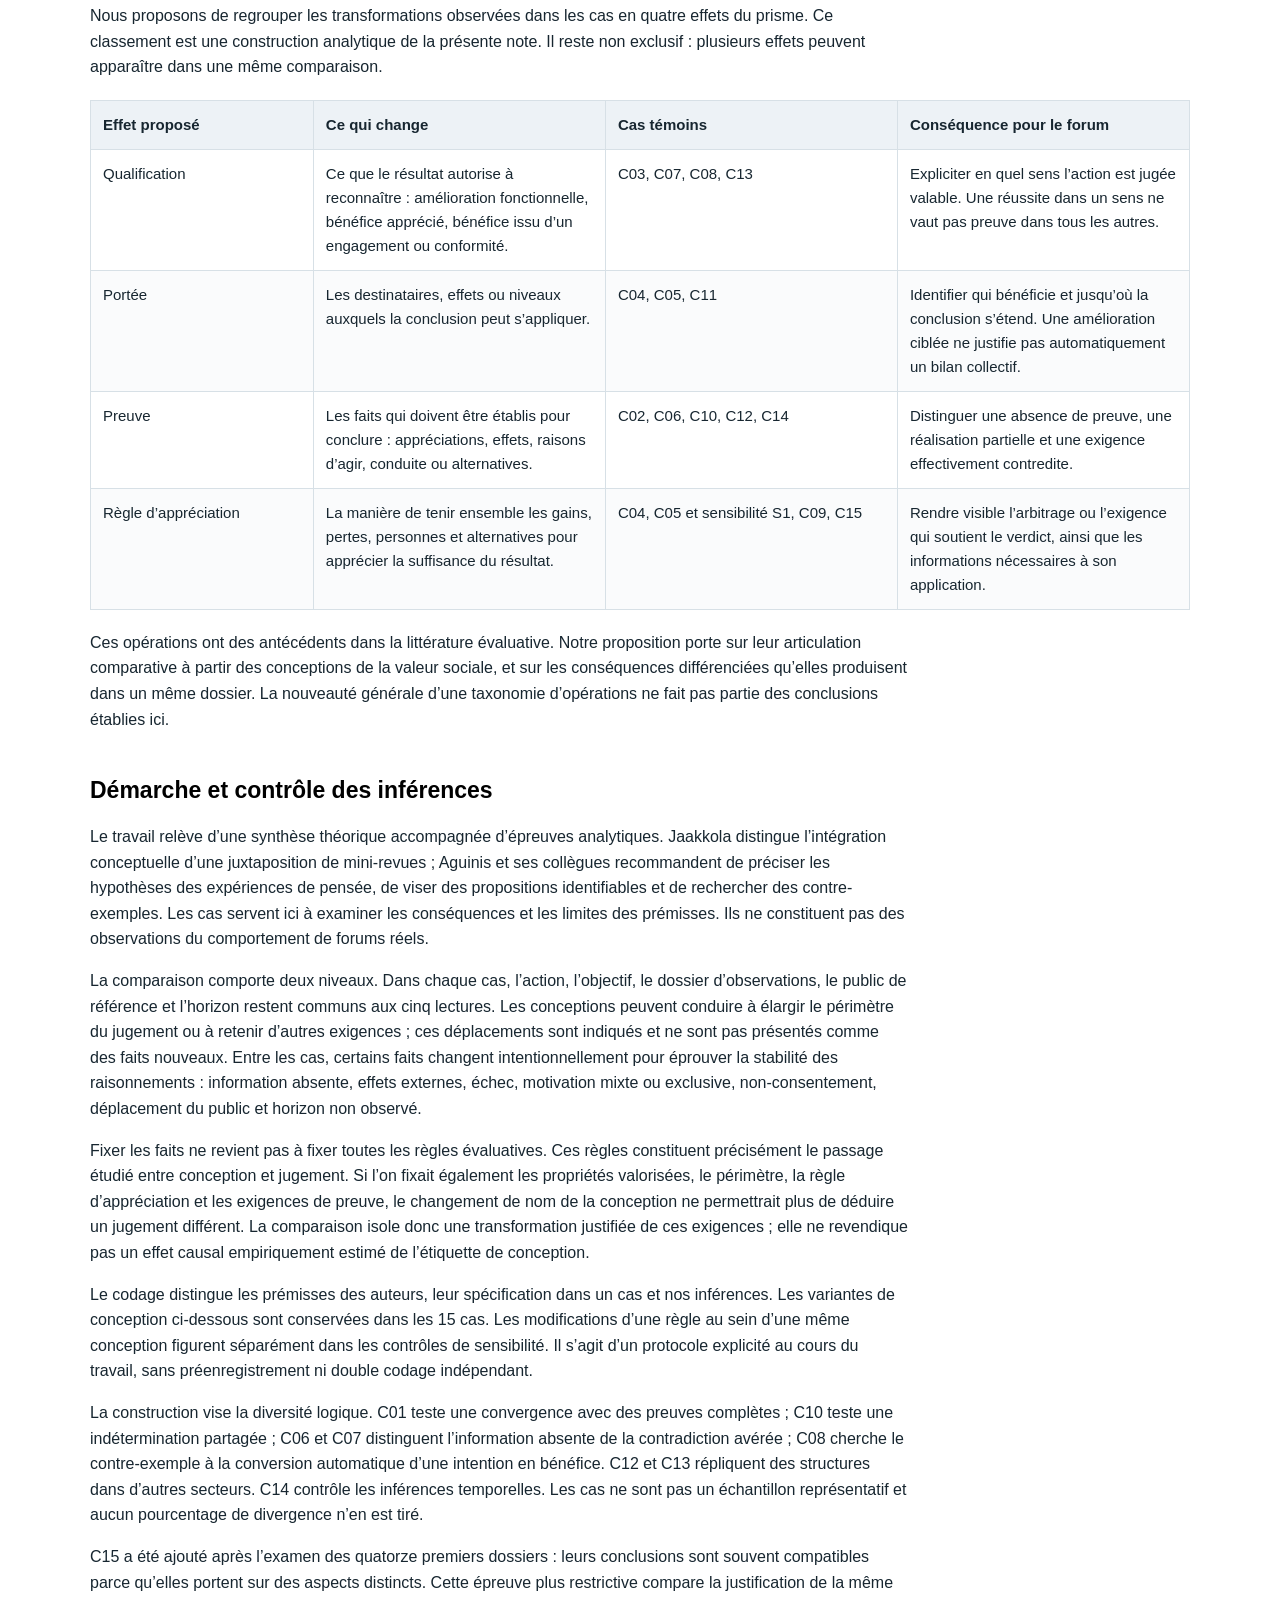
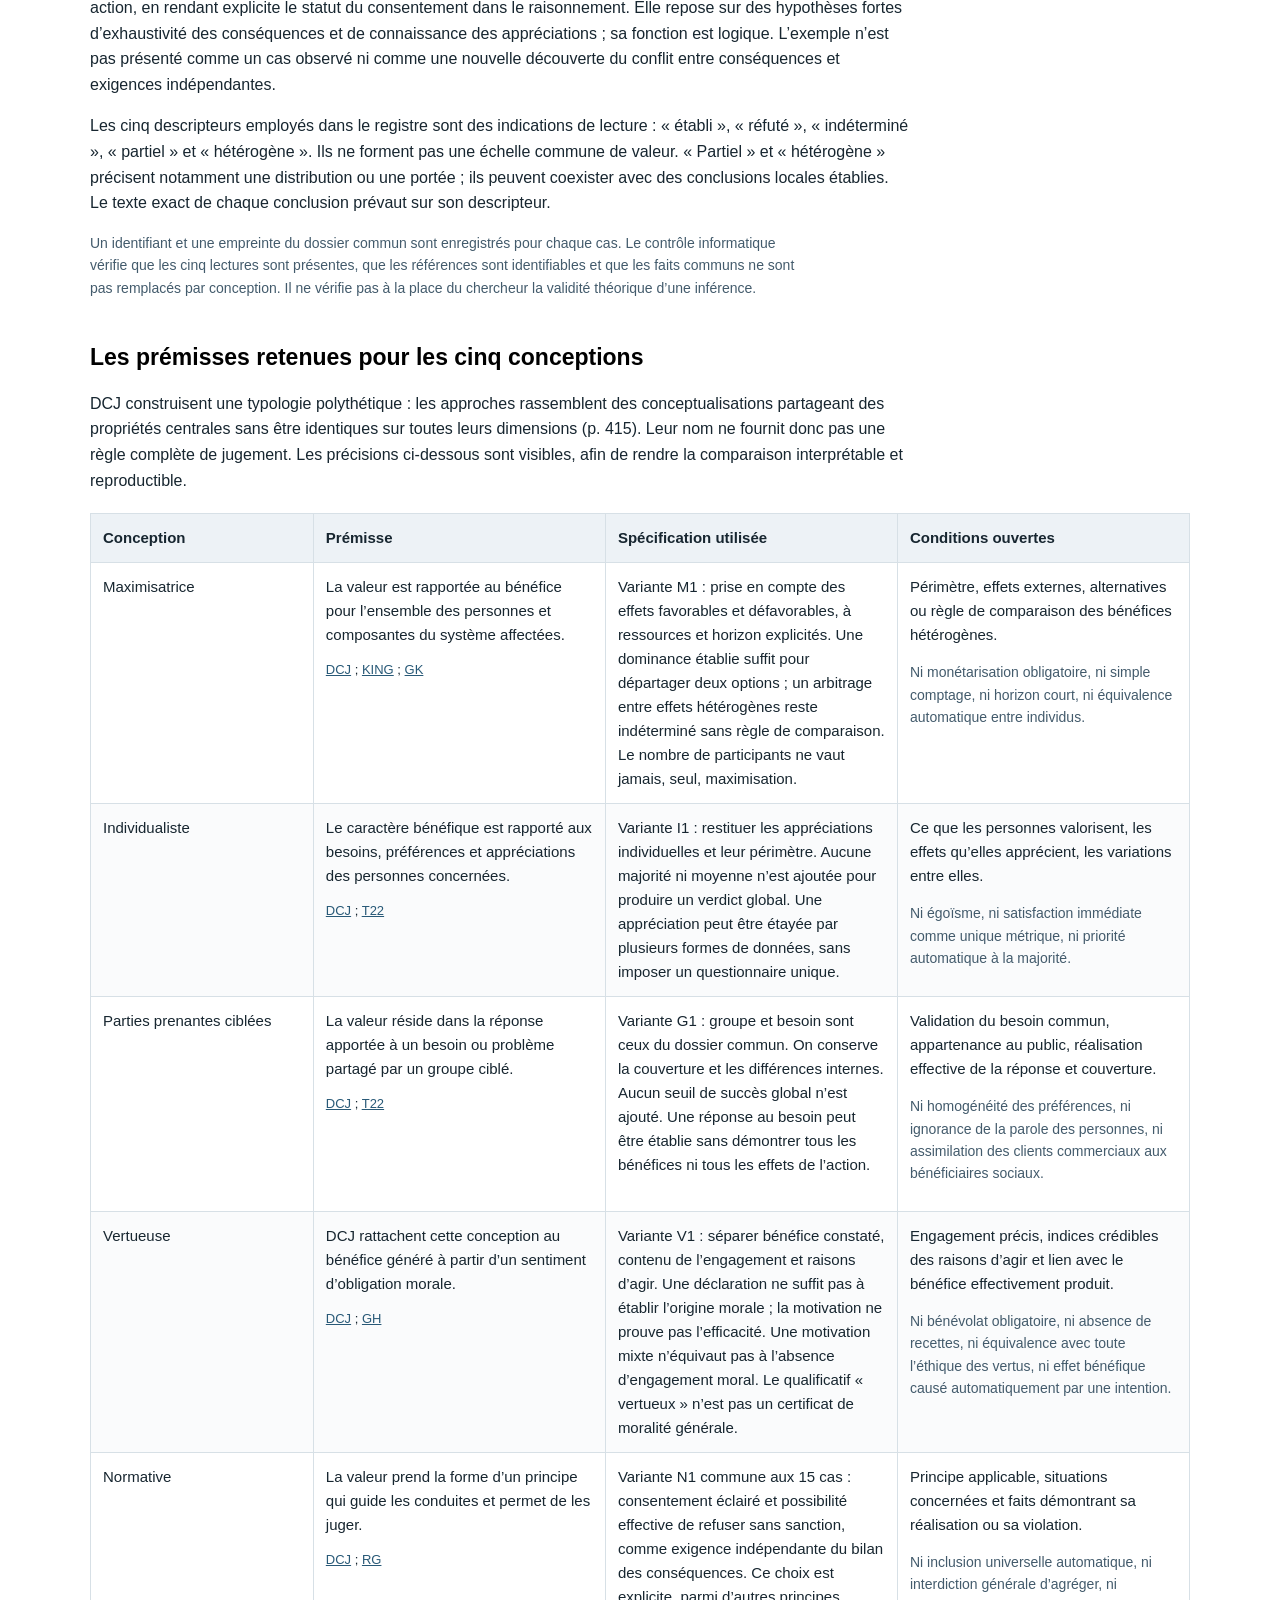
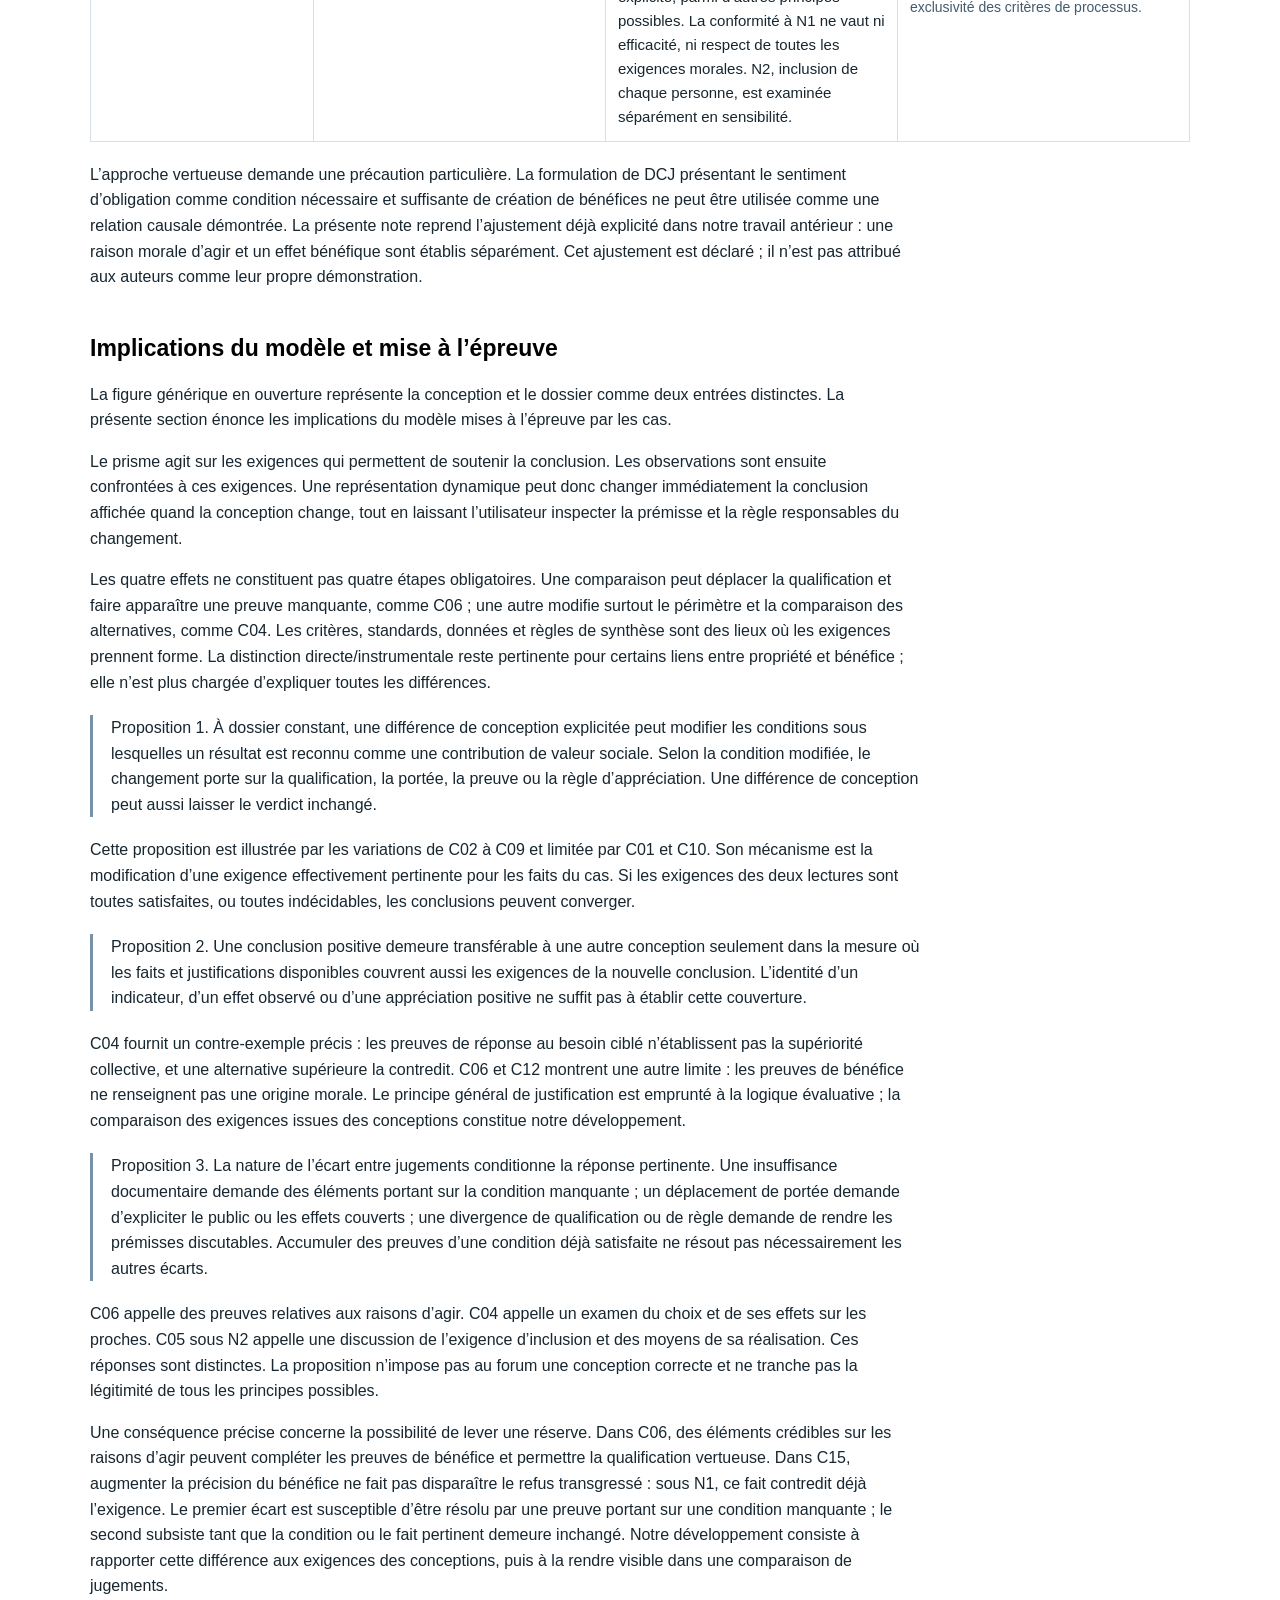
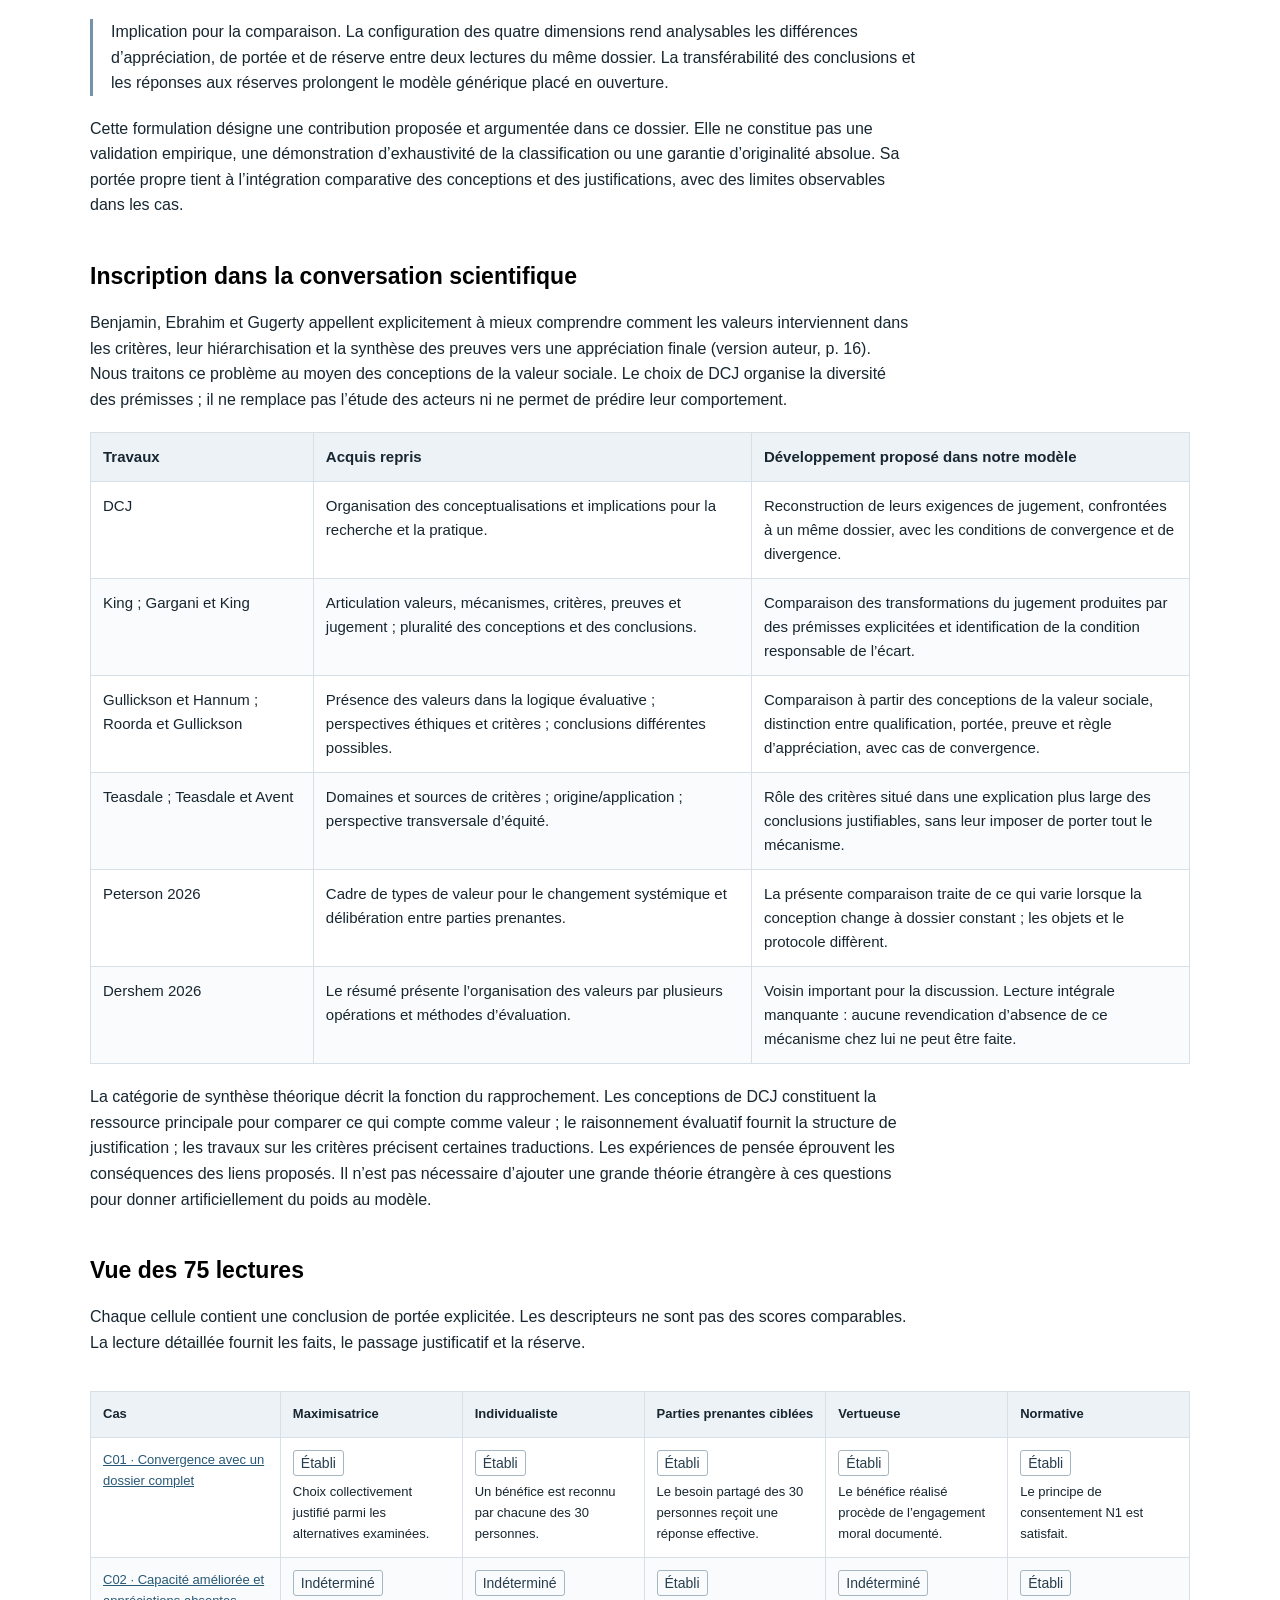
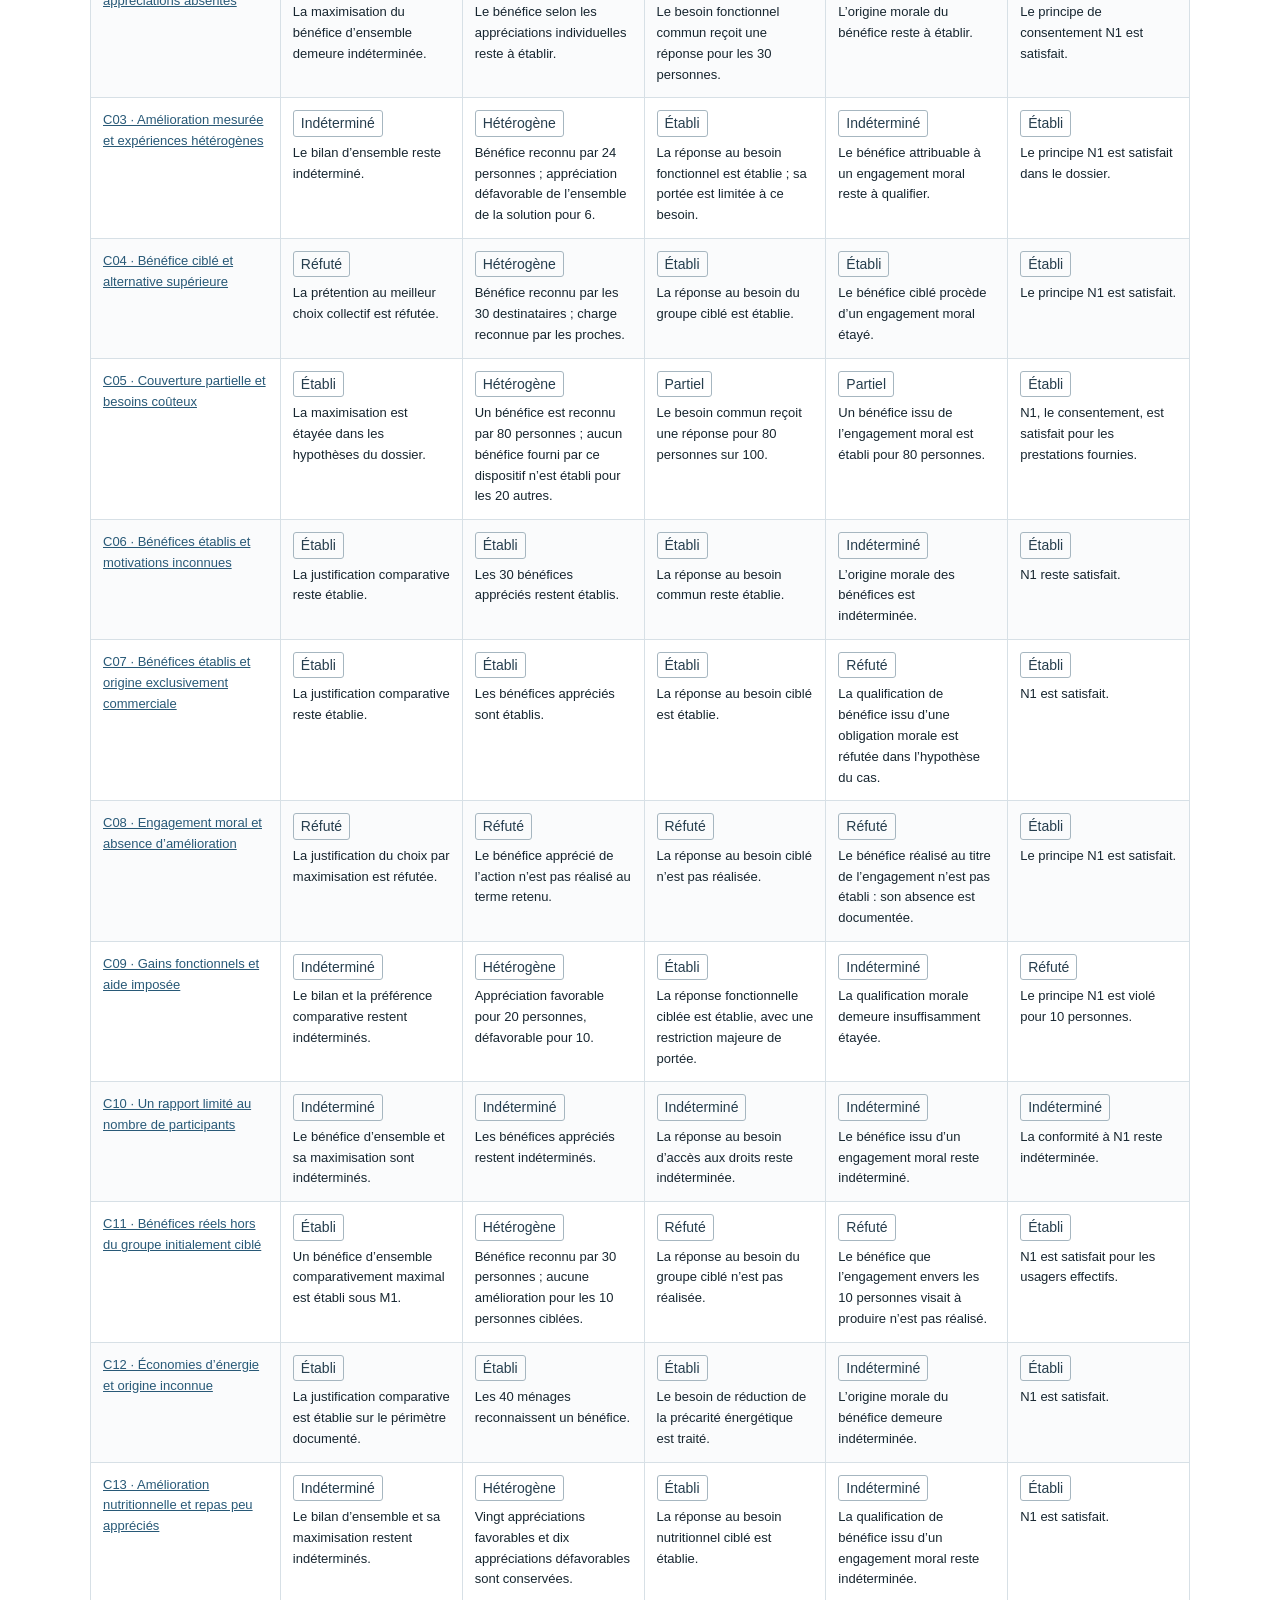
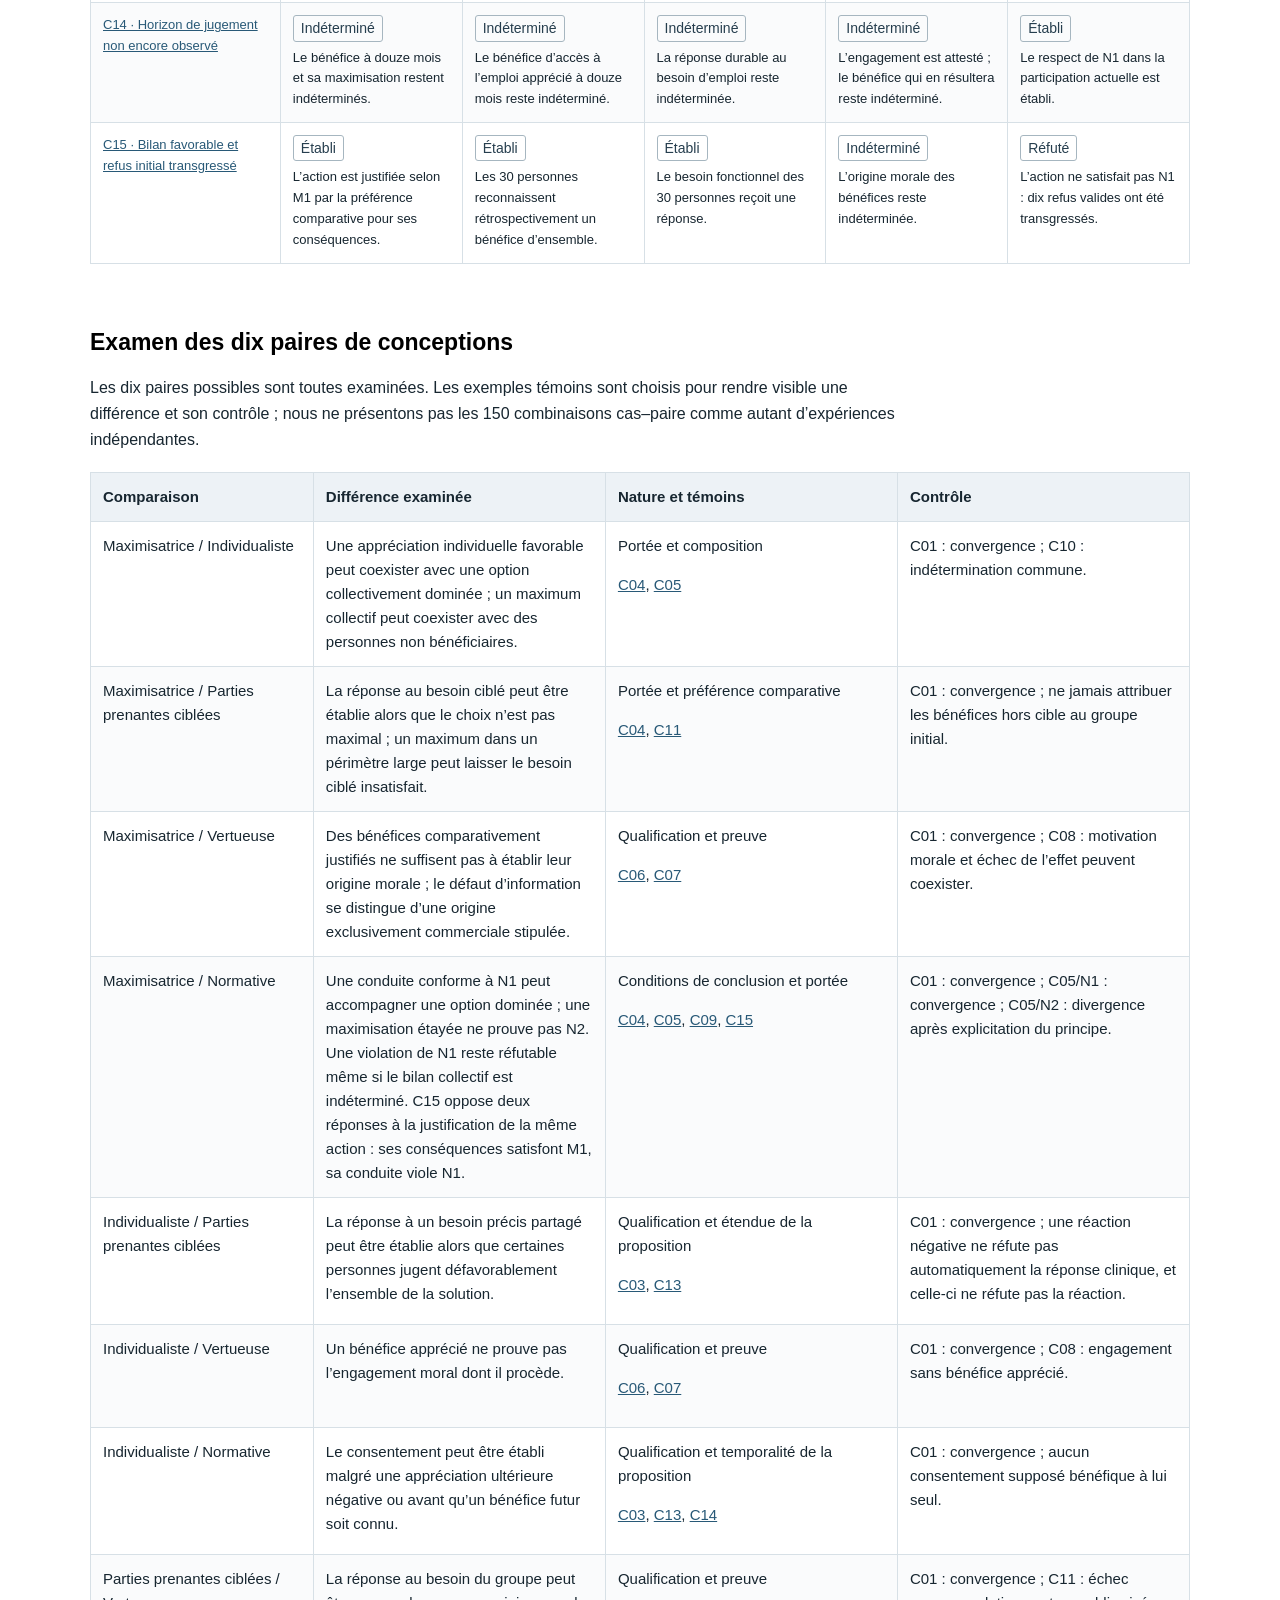
<file: RAPPORT_PRISME_2026-10-15.html>
<!doctype html>
<html lang="fr"><head><meta charset="utf-8"><meta name="viewport" content="width=device-width, initial-scale=1"><title>Le prisme des conceptions de la valeur sociale</title>
<style>
:root{color-scheme:light;background:#fff;color:#172630;font-family:Arial,sans-serif;font-size:16px;line-height:1.6}body{max-width:1100px;margin:40px auto;padding:0 28px 60px}h1,h2,h3{color:#000;line-height:1.25;font-weight:600}h1{font-size:30px;margin:0 0 12px}h2{font-size:23px;margin-top:44px}h3{font-size:19px;margin-top:26px}p{max-width:92ch}a{color:#285977;overflow-wrap:anywhere}nav{display:flex;flex-wrap:wrap;gap:12px 24px;border-block:1px solid #d5dee3;padding:14px 0;margin:25px 0}table{border-collapse:collapse;width:100%;margin:20px 0;font-size:15px}th,td{text-align:left;vertical-align:top;border:1px solid #d7e0e6;padding:12px;overflow-wrap:anywhere}th{background:#edf2f6;font-weight:600}tbody tr:nth-child(even){background:#fafbfc}.table-wrap{overflow-x:auto}.muted{color:#506570}.premise{border-left:3px solid #7592a8;padding-left:18px;margin:20px 0}.case{border-top:1px solid #cbd8df;padding-top:20px;margin-top:32px}details{margin:10px 0 20px}summary{cursor:pointer;font-weight:600}li{margin-bottom:6px}.stat{font-size:14px;display:inline-block;border:1px solid #a6b6c0;padding:1px 7px;margin:0 0 6px;border-radius:3px;color:#263e4e}.ref{font-size:13px}.matrix{font-size:13px}.matrix th:first-child{width:15%}.matrix td{min-width:130px}.diagram{padding:24px 0;border-block:1px solid #d7e0e6;margin:22px 0}.diagram p{margin:8px auto;text-align:center}.diagram .box{max-width:680px;border:1px solid #a9bfcc;border-radius:8px;padding:14px;background:#f5f8fa}.diagram .prism{max-width:530px;background:#edf3f7;clip-path:polygon(5% 0,95% 0,100% 50%,95% 100%,5% 100%,0 50%);padding:22px 32px}.formula{font-family:Arial,sans-serif;padding:10px 18px;background:#f5f7f9}.source{margin:20px 0}.source p{margin:5px 0}.note{font-size:14px;color:#435b6c}footer{border-top:1px solid #cbd8df;margin-top:44px;padding-top:18px}
table{table-layout:fixed}th:first-child{width:18%}.matrix{min-width:960px}.matrix th:first-child{width:15%}
.generic-figure{margin:24px 0}.generic-figure svg{width:100%;max-width:900px;height:auto;display:block}.generic-figure figcaption{font-size:14px;color:#435b6c;max-width:100ch;margin-top:12px}
@media(max-width:650px){body{padding:0 16px;margin-top:24px}h1{font-size:25px}th,td{padding:8px}.case table{font-size:14px}}
@media print{body{font-size:12pt;line-height:1.5;max-width:none;padding:0;margin:0;color:#000}nav{display:none}h1{font-size:20pt}h2{font-size:16pt;break-after:avoid}h3{font-size:13pt;break-after:avoid}table{font-size:10pt}tr{break-inside:avoid}.table-wrap{overflow:visible}.matrix{font-size:8pt}.matrix td{min-width:0}details{display:block}.case{break-before:page}.source{break-inside:avoid}a{color:#000;text-decoration:none}@page{size:A4;margin:20mm}}
</style></head><body>
<h1>Le prisme des conceptions de la valeur sociale</h1>
<p>Note de recherche pour l’article 2 · Comparaisons du 15 octobre 2026 · Formalisation du 16 octobre 2026</p>
<p>Cette note expose une mise à l’épreuve du modèle sur 15 cas construits, examinés chacun sous les cinq conceptions de DCJ. Elle présente 75 raisonnements conditionnels, un examen des dix paires de conceptions et six contrôles de sensibilité. Le modèle générique, placé en ouverture, explicite le passage de la conception au jugement à travers quatre dimensions de justification. Les comparaisons détaillées étayent ses relations et ses limites. Le manuscrit <i>Article 2_15092026.docx</i> n’a pas été modifié à cette étape.</p>
<nav><a href="#formalisation">Modèle générique</a><a href="#resultat">Comparaisons</a><a href="#protocole">Démarche</a><a href="#profils">Conceptions</a><a href="#modele">Modèle</a><a href="#matrice">Vue des 75 lectures</a><a href="#paires">Comparaisons</a><a href="#cas">Cas détaillés</a><a href="#sources">Sources</a></nav>

<section id="formalisation">
<h2>Formalisation du modèle conceptuel · 16 octobre 2026</h2>
<p>Le modèle proposé explique comment une conception de la valeur sociale intervient dans la justification d’un jugement porté par un forum sur l’action d’une organisation. Il organise ce passage autour de quatre dimensions interdépendantes : qualification, portée, preuve et règle d’appréciation. Ces dimensions permettent de reconstruire le raisonnement qui autorise une conclusion à partir d’un dossier évaluatif. Elles peuvent être caractérisées avant toute application à un cas particulier.</p>
<p>Le niveau d’analyse est celui de l’inférence évaluative : le passage argumenté entre des informations sur l’action et une appréciation de sa valeur. Le forum désigne l’instance devant laquelle l’organisation explique et justifie sa conduite, et qui peut la questionner et la juger. Cette inscription reprend la relation de reddition de comptes de <a href="https://doi.org/10.1111/j.1468-0386.2007.00378.x">Bovens (2007)</a>. Le modèle se concentre sur la justification du jugement ; les processus politiques de sélection d’une conception, l’attribution causale des effets et les décisions ultérieures de financement restent des questions distinctes.</p>

<figure class="generic-figure">
<svg xmlns="http://www.w3.org/2000/svg" viewBox="0 0 820 655" role="img" aria-labelledby="generic-title generic-desc">
<title id="generic-title">Modèle du prisme : deux entrées et quatre dimensions de justification</title>
<desc id="generic-desc">La conception explicitée par le forum oriente une configuration d’exigences de qualification, portée, preuve et règle d’appréciation. Le dossier évaluatif constitue une entrée distincte. Sa confrontation aux exigences autorise un jugement dont l’appréciation, la portée et les réserves sont explicites.</desc>
<defs><marker id="generic-arrow" markerWidth="9" markerHeight="9" refX="8" refY="4.5" orient="auto"><path d="M0 0L9 4.5L0 9Z" fill="#506c7d"/></marker></defs>
<g font-family="Arial,sans-serif" fill="#172630" font-size="17">
<path d="M57 20H493L510 65L493 110H57L40 65Z" fill="#edf3f7" stroke="#90a8b7"/>
<text x="275" y="54" text-anchor="middle">Conception de la valeur sociale</text>
<text x="275" y="82" text-anchor="middle">explicitée par le forum</text>
<rect x="570" y="20" width="220" height="132" rx="7" fill="#f5f8fa" stroke="#90a8b7"/>
<text x="680" y="49" text-anchor="middle">Dossier commun</text>
<text x="680" y="78" text-anchor="middle" font-size="15">Action et objectif</text>
<text x="680" y="101" text-anchor="middle" font-size="15">Informations disponibles</text>
<text x="680" y="124" text-anchor="middle" font-size="15">Lacunes documentées</text>
<path d="M275 110V171" stroke="#506c7d" fill="none" stroke-width="1.7" marker-end="url(#generic-arrow)"/>
<text x="290" y="148" font-size="15">oriente leur spécification</text>
<rect x="40" y="180" width="470" height="205" rx="7" fill="#fff" stroke="#90a8b7"/>
<text x="275" y="211" text-anchor="middle">Exigences de justification</text>
<path d="M60 229H490M275 240V367" stroke="#d7e0e6"/>
<text x="70" y="260">Qualification</text><text x="70" y="284" font-size="15">Ce qui compte comme valeur</text>
<text x="300" y="260">Portée</text><text x="300" y="284" font-size="15">Le périmètre du jugement</text>
<text x="70" y="329">Preuve</text><text x="70" y="353" font-size="15">Ce qu’il faut établir</text>
<text x="300" y="329">Règle d’appréciation</text><text x="300" y="353" font-size="15">Comment conclure</text>
<path d="M275 385V452" stroke="#506c7d" fill="none" stroke-width="1.7" marker-end="url(#generic-arrow)"/>
<text x="290" y="424" font-size="15">structurent l’examen</text>
<path d="M680 152V494H532" stroke="#506c7d" fill="none" stroke-width="1.7" marker-end="url(#generic-arrow)"/>
<text x="695" y="322" font-size="15">apporte</text><text x="695" y="344" font-size="15">les éléments</text><text x="695" y="366" font-size="15">à examiner</text>
<rect x="25" y="460" width="500" height="74" rx="7" fill="#f5f8fa" stroke="#90a8b7"/>
<text x="275" y="488" text-anchor="middle">Confrontation du dossier aux exigences</text>
<text x="275" y="513" text-anchor="middle" font-size="15">Conditions établies, contredites ou indéterminées</text>
<path d="M275 534V565" stroke="#506c7d" fill="none" stroke-width="1.7" marker-end="url(#generic-arrow)"/>
<rect x="25" y="575" width="500" height="74" rx="7" fill="#edf3f7" stroke="#90a8b7"/>
<text x="275" y="603" text-anchor="middle">Jugement justifié sur l’action de l’organisation</text>
<text x="275" y="628" text-anchor="middle" font-size="15">Appréciation · portée autorisée · réserves</text>
</g></svg>
<figcaption>Figure conceptuelle proposée. Les flèches représentent des relations de justification. Le dossier et la conception sont deux entrées distinctes. L’ordre graphique ne prétend pas décrire la chronologie effective des délibérations.</figcaption>
</figure>

<h3>Les composantes et leur fonction</h3>
<table><thead><tr><th>Composante</th><th>Définition</th><th>Fonction dans le modèle</th></tr></thead><tbody>
<tr><td>Dossier évaluatif commun</td><td>Ensemble des informations accessibles sur la même action : objectif, public visé, ressources, effets, conduites, horizon et informations manquantes.</td><td>Fixer le matériau confronté aux conceptions. Sa constitution peut avoir été influencée par des valeurs ; le maintien du dossier constant est une condition de comparaison dans notre analyse.</td></tr>
<tr><td>Conception explicitée</td><td>Ensemble de prémisses sur ce qui constitue la valeur sociale et sur les raisons de la reconnaître. La conception mobilisée est précisée suffisamment pour soutenir un raisonnement.</td><td>Orienter les exigences de justification. Un nom d’approche peut laisser ouverts plusieurs principes, périmètres ou règles compatibles.</td></tr>
<tr><td>Exigences de justification</td><td>Conditions à expliciter et à étayer pour qu’une conclusion de valeur sociale puisse être soutenue, organisées selon les quatre dimensions du modèle.</td><td>Rendre analysable le passage entre la conception et le jugement. Une exigence peut être satisfaite, contredite ou non documentée.</td></tr>
<tr><td>Confrontation</td><td>Examen de ce que les informations disponibles permettent d’établir au regard des exigences retenues, puis application de la règle d’appréciation.</td><td>Relier les prémisses de valeur et les constats factuels dans une inférence traçable.</td></tr>
<tr><td>Jugement justifié</td><td>Appréciation de la valeur sociale de l’action, accompagnée du périmètre auquel elle s’applique et des réserves que le dossier laisse subsister.</td><td>Énoncer la conclusion effectivement soutenue. Le jugement sur une action documentée ne s’étend pas automatiquement à toute l’organisation.</td></tr>
</tbody></table>

<h3>Les quatre dimensions : définition et articulation</h3>
<table><thead><tr><th>Dimension</th><th>Question analytique</th><th>Ce qu’elle spécifie</th><th>Ambiguïté qu’elle permet de lever</th></tr></thead><tbody>
<tr><td>Qualification</td><td>En vertu de quoi une propriété de l’action compte-t-elle comme valeur sociale ?</td><td>Le fondement de l’appréciation : la propriété tenue pour désirable et la raison de la reconnaître comme telle.</td><td>L’assimilation d’un changement observé à une contribution de valeur dont le sens resterait implicite.</td></tr>
<tr><td>Portée</td><td>Sur quelles personnes, propriétés, échelles et périodes le jugement porte-t-il ?</td><td>Le périmètre visé par la conclusion : population, effets, niveau d’analyse, horizon et, lorsqu’il est pertinent, ensemble des alternatives.</td><td>L’extension d’une conclusion locale à un ensemble que les informations ou les prémisses ne couvrent pas.</td></tr>
<tr><td>Preuve</td><td>Quelles propositions factuelles faut-il établir pour soutenir cette appréciation ?</td><td>Le contenu des informations requises et les liens inférentiels à étayer au regard de la qualification, de la portée et de la règle.</td><td>La confusion entre une information disponible et une information qui répond effectivement à la conclusion envisagée.</td></tr>
<tr><td>Règle d’appréciation</td><td>Comment les éléments établis permettent-ils de conclure ?</td><td>Les conditions d’une appréciation : comparaison, niveau requis, priorité, compensation éventuelle et traitement des exigences qui doivent être satisfaites.</td><td>L’inférence d’un verdict à partir d’un résultat positif isolé, sans expliciter ce qui suffit pour conclure.</td></tr>
</tbody></table>
<p>Ces dimensions sont interdépendantes. La qualification et la portée précisent ce que la conclusion prétend établir. La règle précise comment les éléments pertinents doivent intervenir dans cette conclusion. Ensemble, elles orientent les exigences de preuve. Les informations disponibles permettent ensuite d’apprécier quelles conditions sont établies et quelle portée demeure défendable. Cette dépendance explique pourquoi un dossier jugé suffisant pour une conclusion peut laisser une autre conclusion indéterminée.</p>
<p>La dimension « preuve » concerne ici les exigences d’étayage. La conception peut rendre certains faits pertinents ; elle ne rend pas vraie une affirmation factuelle non étayée. Les exigences de rigueur, la validité des méthodes et la crédibilité des observations doivent être examinées pour elles-mêmes. De même, une information absente reste distincte d’une condition effectivement contredite.</p>
<p>La portée est examinée à deux moments logiques. En amont, elle délimite ce que l’on cherche à juger. En aval, les preuves et le raisonnement déterminent jusqu’où la conclusion est soutenue. Un dossier peut ainsi autoriser une appréciation sur une partie du périmètre envisagé, avec une réserve explicite sur le reste.</p>

<h3>Les mouvements du modèle</h3>
<table><thead><tr><th>Relation</th><th>Opération conceptuelle</th><th>Justification du passage</th></tr></thead><tbody>
<tr><td>Conception → exigences</td><td>Spécification</td><td>Les prémisses sur la valeur rendent certaines conditions pertinentes pour juger l’action. Les choix laissés ouverts par la conception sont explicités. Le résultat est une configuration cohérente des quatre dimensions.</td></tr>
<tr><td>Exigences → lecture du dossier</td><td>Mise en pertinence</td><td>Une information devient un appui pour une conclusion lorsqu’elle renseigne une condition requise. La comparaison peut révéler une information jusque-là inutilisée ou une lacune du dossier.</td></tr>
<tr><td>Dossier et exigences → appréciation</td><td>Inférence évaluative</td><td>Le raisonnement distingue les conditions établies, contredites et indéterminées, puis les traite selon la règle explicitée.</td></tr>
<tr><td>Appréciation → jugement formulé</td><td>Délimitation de la conclusion</td><td>Le forum peut expliciter le sens de son appréciation, son périmètre et les réserves que le dossier ne permet pas de lever.</td></tr>
</tbody></table>
<p>Ces opérations décrivent une structure de justification. Elles peuvent être reprises ou discutées pendant une délibération. Le modèle ne suppose ni une application mécanique par le forum ni une succession psychologique universelle. Les travaux de <a href="https://doi.org/10.1177/1035719X19893892">Gullickson et Hannum (2019, pp. 171–175)</a> rendent déjà explicite le caractère itératif du raisonnement évaluatif en pratique.</p>

<h3>Ce que les cinq conceptions orientent au niveau générique</h3>
<p>Le tableau suivant est notre traduction analytique des conceptions de DCJ. Il précise leurs orientations sans attribuer aux auteurs une matrice qu’ils n’ont pas proposée. Chaque ligne laisse visibles les choix qui requièrent une spécification complémentaire ; elle ne constitue pas un algorithme complet de jugement.</p>
<div class="table-wrap"><table class="matrix"><thead><tr><th>Conception</th><th>Qualification</th><th>Portée</th><th>Preuve</th><th>Règle d’appréciation</th></tr></thead><tbody>
<tr><td>Maximisatrice</td><td>Bénéfice apprécié à l’échelle d’un ensemble.</td><td>Personnes et composantes du système affectées ; horizon et alternatives à expliciter.</td><td>Conséquences favorables et défavorables, ressources et comparaisons pertinentes.</td><td>Comparaison des bénéfices d’ensemble. La métrique, l’agrégation et les contraintes admises doivent être précisées.</td></tr>
<tr><td>Individualiste</td><td>Caractère bénéfique rapporté à ce qui compte pour les personnes.</td><td>Individus concernés et diversité de leurs appréciations.</td><td>Éléments appropriés sur ce que les personnes valorisent et sur les changements qu’elles connaissent.</td><td>Appréciation au niveau individuel ; passage à un verdict collectif à justifier séparément.</td></tr>
<tr><td>Parties prenantes ciblées</td><td>Réponse à un besoin ou problème partagé par un groupe.</td><td>Groupe, besoin et couverture de la réponse.</td><td>Fondement du besoin commun, réalisation de la réponse et distribution au sein du groupe.</td><td>Appréciation de la réponse au besoin ; suffisance de la couverture et traitement des différences à expliciter.</td></tr>
<tr><td>Vertueuse</td><td>Bénéfice envisagé dans son rapport à un engagement moral.</td><td>Destinataires et contenu de l’engagement retenu.</td><td>Bénéfice, raisons d’agir et lien entre engagement et action examinés séparément.</td><td>Qualification au regard de cet engagement ; contenu de l’obligation et rapport entre intention, conduite et effets à expliciter.</td></tr>
<tr><td>Normative</td><td>Valeur rapportée à un principe qui guide l’appréciation de l’action.</td><td>Champ d’application du principe retenu.</td><td>Faits permettant d’examiner sa réalisation ou sa violation.</td><td>Application du principe ; exigences, priorités et compensations admissibles à préciser.</td></tr>
</tbody></table></div>
<p>DCJ retiennent une typologie polythétique : les conceptualisations regroupées partagent des propriétés centrales tout en conservant des variations (2025, p. 415). Le modèle respecte cette hétérogénéité en distinguant l’orientation fournie par une conception de sa spécification pour le jugement. Pour la conception vertueuse, la séparation entre motivation morale et bénéfice effectif est l’ajustement analytique déclaré dans la note ; elle empêche de déduire causalement un effet bénéfique d’une intention.</p>

<h3>Le rôle des critères et la dynamique de comparaison</h3>
<p>Les critères sont des propriétés à partir desquelles l’action est appréciée. Le modèle éclaire leur fondement de valeur, leur champ d’application, leur étayage et leur place dans le raisonnement qui conduit au jugement. Les domaines de Teasdale peuvent servir à organiser ces propriétés. Leur utilisation demeure compatible avec un modèle qui inclut aussi les comparaisons, les exigences de preuve et les règles de synthèse. Le caractère direct ou instrumental d’un critère est une relation particulière à expliciter dans cette configuration.</p>
<p>Faire tourner le prisme revient à confronter le même dossier à deux configurations d’exigences justifiées par des conceptions explicitées. Si une condition pertinente change, le dossier peut autoriser une autre appréciation, une autre portée ou une autre réserve. Si les conditions pertinentes demeurent équivalentes, ou si le dossier satisfait les deux configurations, les jugements peuvent converger. L’identité de verdict ne prouve donc pas l’identité des justifications ; une différence de conception n’impose pas non plus une différence de verdict.</p>
<p>La généralisation porte sur la structure de ces relations : un sens de la valeur, un périmètre, des exigences d’étayage et une règle permettent de reconstruire le passage vers le jugement. Les quinze cas explorent des configurations de cette structure et ses conditions de fonctionnement. Ils ne permettent pas de fixer une correspondance exhaustive entre chaque conception et un verdict.</p>

<h3>Ancrage et contribution retenue</h3>
<p>La littérature du <i>valuing</i> et du raisonnement évaluatif constitue l’ancrage du problème : articuler des prémisses de valeur, des informations et une conclusion justifiée. <a href="https://doi.org/10.1016/j.evalprogplan.2021.101963">King (2021, manuscrit auteur pp. 4–5)</a> explicite cette articulation. La typologie de <a href="https://doi.org/10.1007/s10551-024-05692-1">de la Cruz Jara et Spanjol (2025, pp. 415 et 418–424)</a> fournit la ressource comparative pour distinguer les conceptions. La reddition de comptes situe le rapport entre organisation et forum. Cette distribution des rôles suit l’exigence de transparence de <a href="https://doi.org/10.1007/s13162-020-00161-0">Jaakkola (2020)</a> pour la construction des articles conceptuels.</p>
<p>Les quatre dimensions et leurs relations constituent notre proposition de synthèse. Elles organisent à un niveau générique des exigences que les sources et les comparaisons ont permis d’identifier. L’argument pour les retenir tient à leurs fonctions distinctes dans la justification, à leur articulation et à leur capacité à rendre intelligibles les convergences et divergences du registre. La formalisation précise un modèle analytique ; sa portée reste bornée aux jugements dont les prémisses et les appuis peuvent être reconstruits. L’exhaustivité des quatre dimensions n’est pas posée comme un résultat démontré.</p>
<div class="premise"><p>Contribution centrale. Nous proposons un modèle du passage entre conception de la valeur sociale et jugement du forum, structuré par quatre dimensions de justification : qualification, portée, preuve et règle d’appréciation. En explicitant leurs relations, le modèle montre comment une conception oriente les conditions sous lesquelles un dossier soutient une appréciation de l’action organisationnelle, ainsi que la portée et les réserves de cette appréciation.</p></div>
<p>La transférabilité des conclusions et la possibilité de lever une réserve découlent de ce modèle. Elles occupent le statut d’implications. Le cœur de l’apport reste la clarification de la relation entre conception et jugement par la configuration des quatre dimensions.</p>
</section>

<h2 id="resultat">Enseignements des comparaisons</h2>
<p>Une conception de la valeur sociale organise les exigences auxquelles les résultats doivent répondre pour soutenir un jugement. Lorsqu’on change de conception en conservant l’action, son objectif et les observations, la variation peut concerner la propriété reconnue comme bénéfique, les personnes ou effets inclus, la preuve requise ou la règle qui rend le résultat satisfaisant. La conséquence observable peut être une appréciation différente, une conclusion de portée différente ou une réserve devenue décisive.</p>
<p>Le résultat central de ces épreuves est que les écarts entre jugements ne se réduisent pas à un désaccord entre une appréciation positive et une appréciation négative. Une réponse réussie à un besoin peut coexister avec un choix d’allocation inférieur à une alternative ; une conformité de conduite peut coexister avec un échec sur l’objectif ; un bénéfice apprécié peut être établi alors que son origine morale demeure inconnue. La comparaison doit garder visibles les propositions exactes sur lesquelles portent les jugements.</p>
<p>Une opposition sur la justification de la même action est aussi possible. C15 fixe l’objectif d’autonomie, les personnes, tous les effets et les alternatives. Les conséquences sont préférables, y compris après prise en compte des désagréments subis ; dix refus initiaux valides ont néanmoins été transgressés. La variante maximisatrice M1 justifie l’action par ses conséquences. La variante normative N1 la juge contraire à une exigence indépendante, le respect du refus. Le contraste éthique est déjà établi dans la littérature. Le cas contrôle que notre modèle peut représenter cette opposition connue, puis la distinguer des différences de portée et des preuves manquantes qui apparaissent dans les autres cas.</p>
<p>Nous proposons de regrouper les transformations observées dans les cas en quatre effets du prisme. Ce classement est une construction analytique de la présente note. Il reste non exclusif : plusieurs effets peuvent apparaître dans une même comparaison.</p>
<table><thead><tr><th>Effet proposé</th><th>Ce qui change</th><th>Cas témoins</th><th>Conséquence pour le forum</th></tr></thead><tbody>
<tr><td>Qualification</td><td>Ce que le résultat autorise à reconnaître : amélioration fonctionnelle, bénéfice apprécié, bénéfice issu d’un engagement ou conformité.</td><td>C03, C07, C08, C13</td><td>Expliciter en quel sens l’action est jugée valable. Une réussite dans un sens ne vaut pas preuve dans tous les autres.</td></tr>
<tr><td>Portée</td><td>Les destinataires, effets ou niveaux auxquels la conclusion peut s’appliquer.</td><td>C04, C05, C11</td><td>Identifier qui bénéficie et jusqu’où la conclusion s’étend. Une amélioration ciblée ne justifie pas automatiquement un bilan collectif.</td></tr>
<tr><td>Preuve</td><td>Les faits qui doivent être établis pour conclure : appréciations, effets, raisons d’agir, conduite ou alternatives.</td><td>C02, C06, C10, C12, C14</td><td>Distinguer une absence de preuve, une réalisation partielle et une exigence effectivement contredite.</td></tr>
<tr><td>Règle d’appréciation</td><td>La manière de tenir ensemble les gains, pertes, personnes et alternatives pour apprécier la suffisance du résultat.</td><td>C04, C05 et sensibilité S1, C09, C15</td><td>Rendre visible l’arbitrage ou l’exigence qui soutient le verdict, ainsi que les informations nécessaires à son application.</td></tr>
</tbody></table>
<p>Ces opérations ont des antécédents dans la littérature évaluative. Notre proposition porte sur leur articulation comparative à partir des conceptions de la valeur sociale, et sur les conséquences différenciées qu’elles produisent dans un même dossier. La nouveauté générale d’une taxonomie d’opérations ne fait pas partie des conclusions établies ici.</p>

<h2 id="protocole">Démarche et contrôle des inférences</h2>
<p>Le travail relève d’une synthèse théorique accompagnée d’épreuves analytiques. Jaakkola distingue l’intégration conceptuelle d’une juxtaposition de mini-revues ; Aguinis et ses collègues recommandent de préciser les hypothèses des expériences de pensée, de viser des propositions identifiables et de rechercher des contre-exemples. Les cas servent ici à examiner les conséquences et les limites des prémisses. Ils ne constituent pas des observations du comportement de forums réels.</p>
<p>La comparaison comporte deux niveaux. Dans chaque cas, l’action, l’objectif, le dossier d’observations, le public de référence et l’horizon restent communs aux cinq lectures. Les conceptions peuvent conduire à élargir le périmètre du jugement ou à retenir d’autres exigences ; ces déplacements sont indiqués et ne sont pas présentés comme des faits nouveaux. Entre les cas, certains faits changent intentionnellement pour éprouver la stabilité des raisonnements : information absente, effets externes, échec, motivation mixte ou exclusive, non-consentement, déplacement du public et horizon non observé.</p>
<p>Fixer les faits ne revient pas à fixer toutes les règles évaluatives. Ces règles constituent précisément le passage étudié entre conception et jugement. Si l’on fixait également les propriétés valorisées, le périmètre, la règle d’appréciation et les exigences de preuve, le changement de nom de la conception ne permettrait plus de déduire un jugement différent. La comparaison isole donc une transformation justifiée de ces exigences ; elle ne revendique pas un effet causal empiriquement estimé de l’étiquette de conception.</p>
<p>Le codage distingue les prémisses des auteurs, leur spécification dans un cas et nos inférences. Les variantes de conception ci-dessous sont conservées dans les 15 cas. Les modifications d’une règle au sein d’une même conception figurent séparément dans les contrôles de sensibilité. Il s’agit d’un protocole explicité au cours du travail, sans préenregistrement ni double codage indépendant.</p>
<p>La construction vise la diversité logique. C01 teste une convergence avec des preuves complètes ; C10 teste une indétermination partagée ; C06 et C07 distinguent l’information absente de la contradiction avérée ; C08 cherche le contre-exemple à la conversion automatique d’une intention en bénéfice. C12 et C13 répliquent des structures dans d’autres secteurs. C14 contrôle les inférences temporelles. Les cas ne sont pas un échantillon représentatif et aucun pourcentage de divergence n’en est tiré.</p>
<p>C15 a été ajouté après l’examen des quatorze premiers dossiers : leurs conclusions sont souvent compatibles parce qu’elles portent sur des aspects distincts. Cette épreuve plus restrictive compare la justification de la même action, en rendant explicite le statut du consentement dans le raisonnement. Elle repose sur des hypothèses fortes d’exhaustivité des conséquences et de connaissance des appréciations ; sa fonction est logique. L’exemple n’est pas présenté comme un cas observé ni comme une nouvelle découverte du conflit entre conséquences et exigences indépendantes.</p>
<p>Les cinq descripteurs employés dans le registre sont des indications de lecture : « établi », « réfuté », « indéterminé », « partiel » et « hétérogène ». Ils ne forment pas une échelle commune de valeur. « Partiel » et « hétérogène » précisent notamment une distribution ou une portée ; ils peuvent coexister avec des conclusions locales établies. Le texte exact de chaque conclusion prévaut sur son descripteur.</p>
<p class="note">Un identifiant et une empreinte du dossier commun sont enregistrés pour chaque cas. Le contrôle informatique vérifie que les cinq lectures sont présentes, que les références sont identifiables et que les faits communs ne sont pas remplacés par conception. Il ne vérifie pas à la place du chercheur la validité théorique d’une inférence.</p>

<h2 id="profils">Les prémisses retenues pour les cinq conceptions</h2>
<p>DCJ construisent une typologie polythétique : les approches rassemblent des conceptualisations partageant des propriétés centrales sans être identiques sur toutes leurs dimensions (p. 415). Leur nom ne fournit donc pas une règle complète de jugement. Les précisions ci-dessous sont visibles, afin de rendre la comparaison interprétable et reproductible.</p>
<table class=""><thead><tr><th>Conception</th><th>Prémisse</th><th>Spécification utilisée</th><th>Conditions ouvertes</th></tr></thead><tbody><tr><td>Maximisatrice</td><td>La valeur est rapportée au bénéfice pour l’ensemble des personnes et composantes du système affectées.<p class="ref"><a href="#source-DCJ">DCJ</a> ; <a href="#source-KING">KING</a> ; <a href="#source-GK">GK</a></p></td><td>Variante M1 : prise en compte des effets favorables et défavorables, à ressources et horizon explicités. Une dominance établie suffit pour départager deux options ; un arbitrage entre effets hétérogènes reste indéterminé sans règle de comparaison. Le nombre de participants ne vaut jamais, seul, maximisation.</td><td>Périmètre, effets externes, alternatives ou règle de comparaison des bénéfices hétérogènes.<p class="note">Ni monétarisation obligatoire, ni simple comptage, ni horizon court, ni équivalence automatique entre individus.</p></td></tr><tr><td>Individualiste</td><td>Le caractère bénéfique est rapporté aux besoins, préférences et appréciations des personnes concernées.<p class="ref"><a href="#source-DCJ">DCJ</a> ; <a href="#source-T22">T22</a></p></td><td>Variante I1 : restituer les appréciations individuelles et leur périmètre. Aucune majorité ni moyenne n’est ajoutée pour produire un verdict global. Une appréciation peut être étayée par plusieurs formes de données, sans imposer un questionnaire unique.</td><td>Ce que les personnes valorisent, les effets qu’elles apprécient, les variations entre elles.<p class="note">Ni égoïsme, ni satisfaction immédiate comme unique métrique, ni priorité automatique à la majorité.</p></td></tr><tr><td>Parties prenantes ciblées</td><td>La valeur réside dans la réponse apportée à un besoin ou problème partagé par un groupe ciblé.<p class="ref"><a href="#source-DCJ">DCJ</a> ; <a href="#source-T22">T22</a></p></td><td>Variante G1 : groupe et besoin sont ceux du dossier commun. On conserve la couverture et les différences internes. Aucun seuil de succès global n’est ajouté. Une réponse au besoin peut être établie sans démontrer tous les bénéfices ni tous les effets de l’action.</td><td>Validation du besoin commun, appartenance au public, réalisation effective de la réponse et couverture.<p class="note">Ni homogénéité des préférences, ni ignorance de la parole des personnes, ni assimilation des clients commerciaux aux bénéficiaires sociaux.</p></td></tr><tr><td>Vertueuse</td><td>DCJ rattachent cette conception au bénéfice généré à partir d’un sentiment d’obligation morale.<p class="ref"><a href="#source-DCJ">DCJ</a> ; <a href="#source-GH">GH</a></p></td><td>Variante V1 : séparer bénéfice constaté, contenu de l’engagement et raisons d’agir. Une déclaration ne suffit pas à établir l’origine morale ; la motivation ne prouve pas l’efficacité. Une motivation mixte n’équivaut pas à l’absence d’engagement moral. Le qualificatif « vertueux » n’est pas un certificat de moralité générale.</td><td>Engagement précis, indices crédibles des raisons d’agir et lien avec le bénéfice effectivement produit.<p class="note">Ni bénévolat obligatoire, ni absence de recettes, ni équivalence avec toute l’éthique des vertus, ni effet bénéfique causé automatiquement par une intention.</p></td></tr><tr><td>Normative</td><td>La valeur prend la forme d’un principe qui guide les conduites et permet de les juger.<p class="ref"><a href="#source-DCJ">DCJ</a> ; <a href="#source-RG">RG</a></p></td><td>Variante N1 commune aux 15 cas : consentement éclairé et possibilité effective de refuser sans sanction, comme exigence indépendante du bilan des conséquences. Ce choix est explicite, parmi d’autres principes possibles. La conformité à N1 ne vaut ni efficacité, ni respect de toutes les exigences morales. N2, inclusion de chaque personne, est examinée séparément en sensibilité.</td><td>Principe applicable, situations concernées et faits démontrant sa réalisation ou sa violation.<p class="note">Ni inclusion universelle automatique, ni interdiction générale d’agréger, ni exclusivité des critères de processus.</p></td></tr></tbody></table>
<p>L’approche vertueuse demande une précaution particulière. La formulation de DCJ présentant le sentiment d’obligation comme condition nécessaire et suffisante de création de bénéfices ne peut être utilisée comme une relation causale démontrée. La présente note reprend l’ajustement déjà explicité dans notre travail antérieur : une raison morale d’agir et un effet bénéfique sont établis séparément. Cet ajustement est déclaré ; il n’est pas attribué aux auteurs comme leur propre démonstration.</p>

<h2 id="modele">Implications du modèle et mise à l’épreuve</h2>
<p>La figure générique en ouverture représente la conception et le dossier comme deux entrées distinctes. La présente section énonce les implications du modèle mises à l’épreuve par les cas.</p>
<p>Le prisme agit sur les exigences qui permettent de soutenir la conclusion. Les observations sont ensuite confrontées à ces exigences. Une représentation dynamique peut donc changer immédiatement la conclusion affichée quand la conception change, tout en laissant l’utilisateur inspecter la prémisse et la règle responsables du changement.</p>
<p>Les quatre effets ne constituent pas quatre étapes obligatoires. Une comparaison peut déplacer la qualification et faire apparaître une preuve manquante, comme C06 ; une autre modifie surtout le périmètre et la comparaison des alternatives, comme C04. Les critères, standards, données et règles de synthèse sont des lieux où les exigences prennent forme. La distinction directe/instrumentale reste pertinente pour certains liens entre propriété et bénéfice ; elle n’est plus chargée d’expliquer toutes les différences.</p>
<div class="premise"><p>Proposition 1. À dossier constant, une différence de conception explicitée peut modifier les conditions sous lesquelles un résultat est reconnu comme une contribution de valeur sociale. Selon la condition modifiée, le changement porte sur la qualification, la portée, la preuve ou la règle d’appréciation. Une différence de conception peut aussi laisser le verdict inchangé.</p></div>
<p>Cette proposition est illustrée par les variations de C02 à C09 et limitée par C01 et C10. Son mécanisme est la modification d’une exigence effectivement pertinente pour les faits du cas. Si les exigences des deux lectures sont toutes satisfaites, ou toutes indécidables, les conclusions peuvent converger.</p>
<div class="premise"><p>Proposition 2. Une conclusion positive demeure transférable à une autre conception seulement dans la mesure où les faits et justifications disponibles couvrent aussi les exigences de la nouvelle conclusion. L’identité d’un indicateur, d’un effet observé ou d’une appréciation positive ne suffit pas à établir cette couverture.</p></div>
<p>C04 fournit un contre-exemple précis : les preuves de réponse au besoin ciblé n’établissent pas la supériorité collective, et une alternative supérieure la contredit. C06 et C12 montrent une autre limite : les preuves de bénéfice ne renseignent pas une origine morale. Le principe général de justification est emprunté à la logique évaluative ; la comparaison des exigences issues des conceptions constitue notre développement.</p>
<div class="premise"><p>Proposition 3. La nature de l’écart entre jugements conditionne la réponse pertinente. Une insuffisance documentaire demande des éléments portant sur la condition manquante ; un déplacement de portée demande d’expliciter le public ou les effets couverts ; une divergence de qualification ou de règle demande de rendre les prémisses discutables. Accumuler des preuves d’une condition déjà satisfaite ne résout pas nécessairement les autres écarts.</p></div>
<p>C06 appelle des preuves relatives aux raisons d’agir. C04 appelle un examen du choix et de ses effets sur les proches. C05 sous N2 appelle une discussion de l’exigence d’inclusion et des moyens de sa réalisation. Ces réponses sont distinctes. La proposition n’impose pas au forum une conception correcte et ne tranche pas la légitimité de tous les principes possibles.</p>
<p>Une conséquence précise concerne la possibilité de lever une réserve. Dans C06, des éléments crédibles sur les raisons d’agir peuvent compléter les preuves de bénéfice et permettre la qualification vertueuse. Dans C15, augmenter la précision du bénéfice ne fait pas disparaître le refus transgressé : sous N1, ce fait contredit déjà l’exigence. Le premier écart est susceptible d’être résolu par une preuve portant sur une condition manquante ; le second subsiste tant que la condition ou le fait pertinent demeure inchangé. Notre développement consiste à rapporter cette différence aux exigences des conceptions, puis à la rendre visible dans une comparaison de jugements.</p>
<div class="premise"><p>Implication pour la comparaison. La configuration des quatre dimensions rend analysables les différences d’appréciation, de portée et de réserve entre deux lectures du même dossier. La transférabilité des conclusions et les réponses aux réserves prolongent le modèle générique placé en ouverture.</p></div>
<p>Cette formulation désigne une contribution proposée et argumentée dans ce dossier. Elle ne constitue pas une validation empirique, une démonstration d’exhaustivité de la classification ou une garantie d’originalité absolue. Sa portée propre tient à l’intégration comparative des conceptions et des justifications, avec des limites observables dans les cas.</p>

<h2>Inscription dans la conversation scientifique</h2>
<p>Benjamin, Ebrahim et Gugerty appellent explicitement à mieux comprendre comment les valeurs interviennent dans les critères, leur hiérarchisation et la synthèse des preuves vers une appréciation finale (version auteur, p. 16). Nous traitons ce problème au moyen des conceptions de la valeur sociale. Le choix de DCJ organise la diversité des prémisses ; il ne remplace pas l’étude des acteurs ni ne permet de prédire leur comportement.</p>
<table><thead><tr><th>Travaux</th><th>Acquis repris</th><th>Développement proposé dans notre modèle</th></tr></thead><tbody>
<tr><td>DCJ</td><td>Organisation des conceptualisations et implications pour la recherche et la pratique.</td><td>Reconstruction de leurs exigences de jugement, confrontées à un même dossier, avec les conditions de convergence et de divergence.</td></tr>
<tr><td>King ; Gargani et King</td><td>Articulation valeurs, mécanismes, critères, preuves et jugement ; pluralité des conceptions et des conclusions.</td><td>Comparaison des transformations du jugement produites par des prémisses explicitées et identification de la condition responsable de l’écart.</td></tr>
<tr><td>Gullickson et Hannum ; Roorda et Gullickson</td><td>Présence des valeurs dans la logique évaluative ; perspectives éthiques et critères ; conclusions différentes possibles.</td><td>Comparaison à partir des conceptions de la valeur sociale, distinction entre qualification, portée, preuve et règle d’appréciation, avec cas de convergence.</td></tr>
<tr><td>Teasdale ; Teasdale et Avent</td><td>Domaines et sources de critères ; origine/application ; perspective transversale d’équité.</td><td>Rôle des critères situé dans une explication plus large des conclusions justifiables, sans leur imposer de porter tout le mécanisme.</td></tr>
<tr><td>Peterson 2026</td><td>Cadre de types de valeur pour le changement systémique et délibération entre parties prenantes.</td><td>La présente comparaison traite de ce qui varie lorsque la conception change à dossier constant ; les objets et le protocole diffèrent.</td></tr>
<tr><td>Dershem 2026</td><td>Le résumé présente l’organisation des valeurs par plusieurs opérations et méthodes d’évaluation.</td><td>Voisin important pour la discussion. Lecture intégrale manquante : aucune revendication d’absence de ce mécanisme chez lui ne peut être faite.</td></tr>
</tbody></table>
<p>La catégorie de synthèse théorique décrit la fonction du rapprochement. Les conceptions de DCJ constituent la ressource principale pour comparer ce qui compte comme valeur ; le raisonnement évaluatif fournit la structure de justification ; les travaux sur les critères précisent certaines traductions. Les expériences de pensée éprouvent les conséquences des liens proposés. Il n’est pas nécessaire d’ajouter une grande théorie étrangère à ces questions pour donner artificiellement du poids au modèle.</p>

<h2 id="matrice">Vue des 75 lectures</h2>
<p>Chaque cellule contient une conclusion de portée explicitée. Les descripteurs ne sont pas des scores comparables. La lecture détaillée fournit les faits, le passage justificatif et la réserve.</p>
<div class="table-wrap"><table class="matrix"><thead><tr><th>Cas</th><th>Maximisatrice</th><th>Individualiste</th><th>Parties prenantes ciblées</th><th>Vertueuse</th><th>Normative</th></tr></thead><tbody><tr><td><a href="#C01">C01 · Convergence avec un dossier complet</a></td><td><span class="stat">Établi</span><br>Choix collectivement justifié parmi les alternatives examinées.</td><td><span class="stat">Établi</span><br>Un bénéfice est reconnu par chacune des 30 personnes.</td><td><span class="stat">Établi</span><br>Le besoin partagé des 30 personnes reçoit une réponse effective.</td><td><span class="stat">Établi</span><br>Le bénéfice réalisé procède de l’engagement moral documenté.</td><td><span class="stat">Établi</span><br>Le principe de consentement N1 est satisfait.</td></tr><tr><td><a href="#C02">C02 · Capacité améliorée et appréciations absentes</a></td><td><span class="stat">Indéterminé</span><br>La maximisation du bénéfice d’ensemble demeure indéterminée.</td><td><span class="stat">Indéterminé</span><br>Le bénéfice selon les appréciations individuelles reste à établir.</td><td><span class="stat">Établi</span><br>Le besoin fonctionnel commun reçoit une réponse pour les 30 personnes.</td><td><span class="stat">Indéterminé</span><br>L’origine morale du bénéfice reste à établir.</td><td><span class="stat">Établi</span><br>Le principe de consentement N1 est satisfait.</td></tr><tr><td><a href="#C03">C03 · Amélioration mesurée et expériences hétérogènes</a></td><td><span class="stat">Indéterminé</span><br>Le bilan d’ensemble reste indéterminé.</td><td><span class="stat">Hétérogène</span><br>Bénéfice reconnu par 24 personnes ; appréciation défavorable de l’ensemble de la solution pour 6.</td><td><span class="stat">Établi</span><br>La réponse au besoin fonctionnel est établie ; sa portée est limitée à ce besoin.</td><td><span class="stat">Indéterminé</span><br>Le bénéfice attribuable à un engagement moral reste à qualifier.</td><td><span class="stat">Établi</span><br>Le principe N1 est satisfait dans le dossier.</td></tr><tr><td><a href="#C04">C04 · Bénéfice ciblé et alternative supérieure</a></td><td><span class="stat">Réfuté</span><br>La prétention au meilleur choix collectif est réfutée.</td><td><span class="stat">Hétérogène</span><br>Bénéfice reconnu par les 30 destinataires ; charge reconnue par les proches.</td><td><span class="stat">Établi</span><br>La réponse au besoin du groupe ciblé est établie.</td><td><span class="stat">Établi</span><br>Le bénéfice ciblé procède d’un engagement moral étayé.</td><td><span class="stat">Établi</span><br>Le principe N1 est satisfait.</td></tr><tr><td><a href="#C05">C05 · Couverture partielle et besoins coûteux</a></td><td><span class="stat">Établi</span><br>La maximisation est étayée dans les hypothèses du dossier.</td><td><span class="stat">Hétérogène</span><br>Un bénéfice est reconnu par 80 personnes ; aucun bénéfice fourni par ce dispositif n’est établi pour les 20 autres.</td><td><span class="stat">Partiel</span><br>Le besoin commun reçoit une réponse pour 80 personnes sur 100.</td><td><span class="stat">Partiel</span><br>Un bénéfice issu de l’engagement moral est établi pour 80 personnes.</td><td><span class="stat">Établi</span><br>N1, le consentement, est satisfait pour les prestations fournies.</td></tr><tr><td><a href="#C06">C06 · Bénéfices établis et motivations inconnues</a></td><td><span class="stat">Établi</span><br>La justification comparative reste établie.</td><td><span class="stat">Établi</span><br>Les 30 bénéfices appréciés restent établis.</td><td><span class="stat">Établi</span><br>La réponse au besoin commun reste établie.</td><td><span class="stat">Indéterminé</span><br>L’origine morale des bénéfices est indéterminée.</td><td><span class="stat">Établi</span><br>N1 reste satisfait.</td></tr><tr><td><a href="#C07">C07 · Bénéfices établis et origine exclusivement commerciale</a></td><td><span class="stat">Établi</span><br>La justification comparative reste établie.</td><td><span class="stat">Établi</span><br>Les bénéfices appréciés sont établis.</td><td><span class="stat">Établi</span><br>La réponse au besoin ciblé est établie.</td><td><span class="stat">Réfuté</span><br>La qualification de bénéfice issu d’une obligation morale est réfutée dans l’hypothèse du cas.</td><td><span class="stat">Établi</span><br>N1 est satisfait.</td></tr><tr><td><a href="#C08">C08 · Engagement moral et absence d’amélioration</a></td><td><span class="stat">Réfuté</span><br>La justification du choix par maximisation est réfutée.</td><td><span class="stat">Réfuté</span><br>Le bénéfice apprécié de l’action n’est pas réalisé au terme retenu.</td><td><span class="stat">Réfuté</span><br>La réponse au besoin ciblé n’est pas réalisée.</td><td><span class="stat">Réfuté</span><br>Le bénéfice réalisé au titre de l’engagement n’est pas établi : son absence est documentée.</td><td><span class="stat">Établi</span><br>Le principe N1 est satisfait.</td></tr><tr><td><a href="#C09">C09 · Gains fonctionnels et aide imposée</a></td><td><span class="stat">Indéterminé</span><br>Le bilan et la préférence comparative restent indéterminés.</td><td><span class="stat">Hétérogène</span><br>Appréciation favorable pour 20 personnes, défavorable pour 10.</td><td><span class="stat">Établi</span><br>La réponse fonctionnelle ciblée est établie, avec une restriction majeure de portée.</td><td><span class="stat">Indéterminé</span><br>La qualification morale demeure insuffisamment étayée.</td><td><span class="stat">Réfuté</span><br>Le principe N1 est violé pour 10 personnes.</td></tr><tr><td><a href="#C10">C10 · Un rapport limité au nombre de participants</a></td><td><span class="stat">Indéterminé</span><br>Le bénéfice d’ensemble et sa maximisation sont indéterminés.</td><td><span class="stat">Indéterminé</span><br>Les bénéfices appréciés restent indéterminés.</td><td><span class="stat">Indéterminé</span><br>La réponse au besoin d’accès aux droits reste indéterminée.</td><td><span class="stat">Indéterminé</span><br>Le bénéfice issu d’un engagement moral reste indéterminé.</td><td><span class="stat">Indéterminé</span><br>La conformité à N1 reste indéterminée.</td></tr><tr><td><a href="#C11">C11 · Bénéfices réels hors du groupe initialement ciblé</a></td><td><span class="stat">Établi</span><br>Un bénéfice d’ensemble comparativement maximal est établi sous M1.</td><td><span class="stat">Hétérogène</span><br>Bénéfice reconnu par 30 personnes ; aucune amélioration pour les 10 personnes ciblées.</td><td><span class="stat">Réfuté</span><br>La réponse au besoin du groupe ciblé n’est pas réalisée.</td><td><span class="stat">Réfuté</span><br>Le bénéfice que l’engagement envers les 10 personnes visait à produire n’est pas réalisé.</td><td><span class="stat">Établi</span><br>N1 est satisfait pour les usagers effectifs.</td></tr><tr><td><a href="#C12">C12 · Économies d’énergie et origine inconnue</a></td><td><span class="stat">Établi</span><br>La justification comparative est établie sur le périmètre documenté.</td><td><span class="stat">Établi</span><br>Les 40 ménages reconnaissent un bénéfice.</td><td><span class="stat">Établi</span><br>Le besoin de réduction de la précarité énergétique est traité.</td><td><span class="stat">Indéterminé</span><br>L’origine morale du bénéfice demeure indéterminée.</td><td><span class="stat">Établi</span><br>N1 est satisfait.</td></tr><tr><td><a href="#C13">C13 · Amélioration nutritionnelle et repas peu appréciés</a></td><td><span class="stat">Indéterminé</span><br>Le bilan d’ensemble et sa maximisation restent indéterminés.</td><td><span class="stat">Hétérogène</span><br>Vingt appréciations favorables et dix appréciations défavorables sont conservées.</td><td><span class="stat">Établi</span><br>La réponse au besoin nutritionnel ciblé est établie.</td><td><span class="stat">Indéterminé</span><br>La qualification de bénéfice issu d’un engagement moral reste indéterminée.</td><td><span class="stat">Établi</span><br>N1 est satisfait.</td></tr><tr><td><a href="#C14">C14 · Horizon de jugement non encore observé</a></td><td><span class="stat">Indéterminé</span><br>Le bénéfice à douze mois et sa maximisation restent indéterminés.</td><td><span class="stat">Indéterminé</span><br>Le bénéfice d’accès à l’emploi apprécié à douze mois reste indéterminé.</td><td><span class="stat">Indéterminé</span><br>La réponse durable au besoin d’emploi reste indéterminée.</td><td><span class="stat">Indéterminé</span><br>L’engagement est attesté ; le bénéfice qui en résultera reste indéterminé.</td><td><span class="stat">Établi</span><br>Le respect de N1 dans la participation actuelle est établi.</td></tr><tr><td><a href="#C15">C15 · Bilan favorable et refus initial transgressé</a></td><td><span class="stat">Établi</span><br>L’action est justifiée selon M1 par la préférence comparative pour ses conséquences.</td><td><span class="stat">Établi</span><br>Les 30 personnes reconnaissent rétrospectivement un bénéfice d’ensemble.</td><td><span class="stat">Établi</span><br>Le besoin fonctionnel des 30 personnes reçoit une réponse.</td><td><span class="stat">Indéterminé</span><br>L’origine morale des bénéfices reste indéterminée.</td><td><span class="stat">Réfuté</span><br>L’action ne satisfait pas N1 : dix refus valides ont été transgressés.</td></tr></tbody></table></div>

<h2 id="paires">Examen des dix paires de conceptions</h2>
<p>Les dix paires possibles sont toutes examinées. Les exemples témoins sont choisis pour rendre visible une différence et son contrôle ; nous ne présentons pas les 150 combinaisons cas–paire comme autant d’expériences indépendantes.</p>
<table class=""><thead><tr><th>Comparaison</th><th>Différence examinée</th><th>Nature et témoins</th><th>Contrôle</th></tr></thead><tbody><tr><td>Maximisatrice / Individualiste</td><td>Une appréciation individuelle favorable peut coexister avec une option collectivement dominée ; un maximum collectif peut coexister avec des personnes non bénéficiaires.</td><td>Portée et composition<p><a href="#C04">C04</a>, <a href="#C05">C05</a></p></td><td>C01 : convergence ; C10 : indétermination commune.</td></tr><tr><td>Maximisatrice / Parties prenantes ciblées</td><td>La réponse au besoin ciblé peut être établie alors que le choix n’est pas maximal ; un maximum dans un périmètre large peut laisser le besoin ciblé insatisfait.</td><td>Portée et préférence comparative<p><a href="#C04">C04</a>, <a href="#C11">C11</a></p></td><td>C01 : convergence ; ne jamais attribuer les bénéfices hors cible au groupe initial.</td></tr><tr><td>Maximisatrice / Vertueuse</td><td>Des bénéfices comparativement justifiés ne suffisent pas à établir leur origine morale ; le défaut d’information se distingue d’une origine exclusivement commerciale stipulée.</td><td>Qualification et preuve<p><a href="#C06">C06</a>, <a href="#C07">C07</a></p></td><td>C01 : convergence ; C08 : motivation morale et échec de l’effet peuvent coexister.</td></tr><tr><td>Maximisatrice / Normative</td><td>Une conduite conforme à N1 peut accompagner une option dominée ; une maximisation étayée ne prouve pas N2. Une violation de N1 reste réfutable même si le bilan collectif est indéterminé. C15 oppose deux réponses à la justification de la même action : ses conséquences satisfont M1, sa conduite viole N1.</td><td>Conditions de conclusion et portée<p><a href="#C04">C04</a>, <a href="#C05">C05</a>, <a href="#C09">C09</a>, <a href="#C15">C15</a></p></td><td>C01 : convergence ; C05/N1 : convergence ; C05/N2 : divergence après explicitation du principe.</td></tr><tr><td>Individualiste / Parties prenantes ciblées</td><td>La réponse à un besoin précis partagé peut être établie alors que certaines personnes jugent défavorablement l’ensemble de la solution.</td><td>Qualification et étendue de la proposition<p><a href="#C03">C03</a>, <a href="#C13">C13</a></p></td><td>C01 : convergence ; une réaction négative ne réfute pas automatiquement la réponse clinique, et celle-ci ne réfute pas la réaction.</td></tr><tr><td>Individualiste / Vertueuse</td><td>Un bénéfice apprécié ne prouve pas l’engagement moral dont il procède.</td><td>Qualification et preuve<p><a href="#C06">C06</a>, <a href="#C07">C07</a></p></td><td>C01 : convergence ; C08 : engagement sans bénéfice apprécié.</td></tr><tr><td>Individualiste / Normative</td><td>Le consentement peut être établi malgré une appréciation ultérieure négative ou avant qu’un bénéfice futur soit connu.</td><td>Qualification et temporalité de la proposition<p><a href="#C03">C03</a>, <a href="#C13">C13</a>, <a href="#C14">C14</a></p></td><td>C01 : convergence ; aucun consentement supposé bénéfique à lui seul.</td></tr><tr><td>Parties prenantes ciblées / Vertueuse</td><td>La réponse au besoin du groupe peut être connue lorsque son origine morale reste inconnue ou est contredite dans le cas construit.</td><td>Qualification et preuve<p><a href="#C06">C06</a>, <a href="#C07">C07</a>, <a href="#C12">C12</a></p></td><td>C01 : convergence ; C11 : échec commun relativement au public visé par la mission et l’engagement.</td></tr><tr><td>Parties prenantes ciblées / Normative</td><td>Une réponse fonctionnelle peut coexister avec une violation du consentement ; une conduite conforme peut coexister avec une absence de réponse ou une preuve encore indisponible.</td><td>Qualification et conditions indépendantes<p><a href="#C08">C08</a>, <a href="#C09">C09</a>, <a href="#C14">C14</a></p></td><td>C01 : convergence ; les propositions locales doivent rester affichées.</td></tr><tr><td>Vertueuse / Normative</td><td>Une conduite conforme ne prouve pas un motif moral ; un engagement attesté et la conformité ne prouvent pas le bénéfice effectif.</td><td>Origine, conduite et effet distingués<p><a href="#C06">C06</a>, <a href="#C07">C07</a>, <a href="#C08">C08</a></p></td><td>C01 : convergence ; une motivation mixte n’équivaut pas à l’échec de la qualification morale.</td></tr></tbody></table>

<h2>Contrôles de sensibilité et contre-exemples</h2>
<table class=""><thead><tr><th>Contrôle</th><th>Situation initiale</th><th>Conséquence</th><th>Enseignement</th></tr></thead><tbody><tr><td>S1 · C05<p>Principe normatif N1 → N2, sans changement de conception générale ni de dossier.</p></td><td>N1 : consentement satisfait.</td><td>N2 : une solution pour chaque personne éligible, quel que soit son niveau de besoin ; exigence non satisfaite pour 20 personnes.</td><td>Le nom de la conception ne détermine pas un verdict unique. L’app doit afficher la spécification du principe.<p class="ref"><a href="#source-DCJ">DCJ:423–424</a> ; <a href="#source-RG">RG:183–184</a></p></td></tr><tr><td>S2 · C05<p>Retrait de la comparabilité des gains ou de la connaissance des alternatives.</p></td><td>La maximisation est étayée sous les hypothèses explicites.</td><td>La maximisation devient indéterminée ; le bénéfice pour 80 personnes reste documenté.</td><td>La quantité observée ne prouve pas la maximisation. Ceci est un changement de dossier/hypothèse, enregistré séparément de la rotation du prisme.<p class="ref"><a href="#source-DCJ">DCJ:419</a> ; <a href="#source-KING">KING:4–5</a></p></td></tr><tr><td>S3 · C07<p>Motivation exclusivement commerciale → motivation mixte comportant un engagement moral effectif.</p></td><td>L’origine morale est contredite par la stipulation d’exclusivité.</td><td>La réfutation automatique disparaît ; il faut établir le rôle de l’engagement dans l’action.</td><td>Profits et engagement moral ne sont pas logiquement incompatibles.<p class="ref"><a href="#source-DCJ">DCJ:422–423</a></p></td></tr><tr><td>S4 · C04<p>Pas de changement de fait ; examen de la transférabilité de la conclusion ciblée.</p></td><td>Le besoin du groupe est satisfait.</td><td>La conclusion « l’organisation a fait le meilleur choix collectif » reste réfutée par la dominance de l’alternative.</td><td>Un gain supplémentaire de précision sur la réponse ciblée ne peut effacer un défaut comparatif déjà établi.<p class="ref"><a href="#source-DCJ">DCJ:419–422</a> ; <a href="#source-KING">KING:12–14</a></p></td></tr><tr><td>S5 · C10<p>Ajout de questionnaires de satisfaction sur l’accueil, sans observation des droits obtenus.</p></td><td>Le bénéfice d’accès aux droits est indéterminé.</td><td>L’accueil apprécié peut être établi ; l’accès effectif aux droits reste indéterminé.</td><td>L’ajout de données peut créer une conclusion locale sans combler la lacune portant sur une autre propriété.<p class="ref"><a href="#source-T22">T22:3–4</a> ; <a href="#source-KW">KW:514</a> ; <a href="#source-KING">KING:5</a></p></td></tr><tr><td>S6 · C01<p>Retrait de toutes les règles de synthèse ; maintien des seules étiquettes de conception.</p></td><td>Des conclusions locales sont possibles sous des variantes explicites.</td><td>Aucun verdict global automatique pour les cinq approches ; plusieurs spécifications restent compatibles.</td><td>L’application représente des raisonnements conditionnels et doit rendre leurs prémisses visibles.<p class="ref"><a href="#source-DCJ">DCJ:415</a> ; <a href="#source-GH">GH:171–175</a></p></td></tr></tbody></table>

<h2>Ce que ce travail conserve et révise</h2>
<p>Le travail antérieur sur les cinq conceptions, les onze domaines de Teasdale et les justifications de critères est conservé comme matériau analytique. Le contenu, la référence de valeur et la fonction du critère restent utilisables pour expliciter certaines exigences. Les notes sur les recouvrements entre approches, l’absence de poids automatique et la provenance des données alimentent directement les contrôles de cette note.</p>
<p>La révision concerne le centre du modèle. L’enchaînement conception–fonction directe ou instrumentale–jugement ne suffit pas à couvrir les variations observées. La fonction n’est pas déterminée par le nom de la conception ; les écarts de périmètre, de comparaison et d’origine peuvent apparaître sans changement de cette fonction. Le modèle proposé fait porter l’explication sur les exigences de justification et les conclusions qu’elles autorisent.</p>
<p>Les 55 croisements conceptions–domaines ne deviennent pas 55 verdicts prédéfinis. Ils fournissent des points d’entrée possibles pour examiner les propriétés d’une intervention. La présente recherche examine une autre unité : un dossier constant sous plusieurs conceptions. Elle n’affirme pas avoir complété empiriquement chaque croisement de domaine ni validé les liens de l’ancien tableau par répétition.</p>

<h2>Conséquences pour la représentation du prisme</h2>
<p>La représentation doit conserver un dossier commun et permettre de choisir deux conceptions. Chaque côté affiche la prémisse effectivement utilisée, la question rendue pertinente, la conclusion et sa restriction. Le changement visible porte sur ces éléments. Une indication de la nature de l’écart aide à distinguer opposition, portée différente et preuve manquante.</p>
<p>Une conception normative doit toujours afficher le principe choisi ; une conception maximisatrice doit afficher le périmètre et le mode de comparaison des bénéfices. Les informations manquantes restent visibles. Une lecture individualiste peut rendre un profil d’appréciations sans le convertir en moyenne. Les bénéfices appréciés, les obligations déclarées et les principes respectés restent distingués.</p>
<p>La comparaison est un instrument de démonstration et de discussion. Elle ne prédit pas automatiquement la décision d’un financeur et n’établit pas qu’une organisation satisfait toutes les exigences d’un forum parce qu’une lecture est favorable. Une décision d’allocation, une sanction ou un jugement global sur l’organisation demande des prémisses supplémentaires.</p>

<h2 id="cas">Les dossiers et leurs raisonnements détaillés</h2>
<section class="case" id="C01"><h3>C01 · Convergence avec un dossier complet</h3><p>Aides techniques à domicile</p><p>Objectif commun : Améliorer l’autonomie quotidienne des 30 personnes ciblées à douze mois.</p><p>Faits et hypothèses du dossier construit :</p><ul><li>Les 30 personnes présentent le besoin partagé et validé de réaliser une activité quotidienne seule ; elles obtiennent cette capacité et chacune la valorise.</li><li>Le dossier couvre les autres personnes affectées, les coûts et les effets indirects : aucune atteinte n’est relevée dans le cas construit. L’option est au moins aussi bénéfique que chaque alternative réalisable et supérieure sur une dimension, sans désavantage ailleurs.</li><li>Le consentement éclairé et le refus sans sanction sont attestés pour chaque personne.</li><li>Des éléments convergents documentent un engagement moral effectif d’aider ce public et sa mise en œuvre ; les seules déclarations ne constituent pas cette preuve.</li></ul><p>Épreuve : Vérifier que le prisme autorise une convergence lorsque les exigences de chaque lecture sont couvertes.</p><table class=""><thead><tr><th>Conception</th><th>Conclusion</th><th>Justification et appuis</th><th>Portée et réserve</th></tr></thead><tbody><tr><td>Maximisatrice</td><td><span class="stat">Établi</span><p>Choix collectivement justifié parmi les alternatives examinées.</p></td><td>La dominance documentée et le périmètre couvert soutiennent la comparaison.<p class="ref"><a href="#source-DCJ">DCJ:419</a> ; <a href="#source-KING">KING:4–5</a></p></td><td>Système affecté et alternatives<p>Conclusion bornée aux alternatives, ressources et effets du dossier.</p></td></tr><tr><td>Individualiste</td><td><span class="stat">Établi</span><p>Un bénéfice est reconnu par chacune des 30 personnes.</p></td><td>L’amélioration et son appréciation personnelle sont toutes deux documentées.<p class="ref"><a href="#source-DCJ">DCJ:420–421</a> ; <a href="#source-T22">T22:3–4</a></p></td><td>30 personnes, individuellement<p>Aucune règle de moyenne ni prédiction pour d’autres personnes.</p></td></tr><tr><td>Parties prenantes ciblées</td><td><span class="stat">Établi</span><p>Le besoin partagé des 30 personnes reçoit une réponse effective.</p></td><td>Le besoin, le public et la réponse coïncident dans le dossier.<p class="ref"><a href="#source-DCJ">DCJ:421–422</a></p></td><td>Groupe ciblé et besoin validé<p>Ne prouve pas à elle seule la supériorité sur toutes les alternatives.</p></td></tr><tr><td>Vertueuse</td><td><span class="stat">Établi</span><p>Le bénéfice réalisé procède de l’engagement moral documenté.</p></td><td>Les effets et les raisons d’agir sont étayés séparément puis reliés.<p class="ref"><a href="#source-DCJ">DCJ:422–423</a></p></td><td>Action et engagement moral précisé<p>Ne certifie pas la moralité générale de l’organisation.</p></td></tr><tr><td>Normative</td><td><span class="stat">Établi</span><p>Le principe de consentement N1 est satisfait.</p></td><td>Le consentement et la possibilité de refus sont documentés pour tous.<p class="ref"><a href="#source-DCJ">DCJ:423–424</a></p></td><td>Conduite et personnes concernées<p>La conformité porte sur N1.</p></td></tr></tbody></table><p class="note">Dossier commun bc82abd62b17658f · Cas construit ; aucune donnée empirique attribuée aux auteurs</p></section><section class="case" id="C02"><h3>C02 · Capacité améliorée et appréciations absentes</h3><p>Aides techniques à domicile</p><p>Objectif commun : Améliorer l’autonomie quotidienne des 30 personnes ciblées à douze mois.</p><p>Faits et hypothèses du dossier construit :</p><ul><li>Le besoin commun de réaliser seule une activité est validé et les 30 personnes acquièrent cette capacité.</li><li>Leurs appréciations de cette amélioration et les effets sur leurs proches ne sont pas recueillis. Les alternatives ne sont pas évaluées.</li><li>Le consentement éclairé et la possibilité de refus sont attestés.</li><li>Les raisons d’agir de l’organisation ne sont pas documentées.</li></ul><p>Épreuve : Distinguer une réponse fonctionnelle établie de qualifications qui demandent d’autres preuves.</p><table class=""><thead><tr><th>Conception</th><th>Conclusion</th><th>Justification et appuis</th><th>Portée et réserve</th></tr></thead><tbody><tr><td>Maximisatrice</td><td><span class="stat">Indéterminé</span><p>La maximisation du bénéfice d’ensemble demeure indéterminée.</p></td><td>Un gain local ne documente ni les effets externes ni les alternatives.<p class="ref"><a href="#source-DCJ">DCJ:419</a> ; <a href="#source-KING">KING:12–14</a></p></td><td>Système et alternatives<p>Le gain fonctionnel est acquis ; il ne s’agit pas d’un constat d’échec.</p></td></tr><tr><td>Individualiste</td><td><span class="stat">Indéterminé</span><p>Le bénéfice selon les appréciations individuelles reste à établir.</p></td><td>La capacité mesurée ne renseigne pas suffisamment ce que les personnes en retirent.<p class="ref"><a href="#source-DCJ">DCJ:420–421</a> ; <a href="#source-T22">T22:3–4</a></p></td><td>Personnes<p>Des preuves appropriées peuvent être indirectes ; un questionnaire n’est pas imposé.</p></td></tr><tr><td>Parties prenantes ciblées</td><td><span class="stat">Établi</span><p>Le besoin fonctionnel commun reçoit une réponse pour les 30 personnes.</p></td><td>La propriété observée correspond précisément au besoin validé.<p class="ref"><a href="#source-DCJ">DCJ:421–422</a></p></td><td>Besoin fonctionnel ciblé<p>L’appréciation de l’ensemble du programme par le groupe reste ouverte.</p></td></tr><tr><td>Vertueuse</td><td><span class="stat">Indéterminé</span><p>L’origine morale du bénéfice reste à établir.</p></td><td>L’efficacité ne renseigne pas à elle seule les raisons d’agir.<p class="ref"><a href="#source-DCJ">DCJ:422–423</a></p></td><td>Origine du bénéfice<p>Aucune présomption de motivation opportuniste.</p></td></tr><tr><td>Normative</td><td><span class="stat">Établi</span><p>Le principe de consentement N1 est satisfait.</p></td><td>Les faits requis par ce principe sont disponibles.<p class="ref"><a href="#source-DCJ">DCJ:423–424</a></p></td><td>Conduite<p>Ce jugement porte sur la conduite.</p></td></tr></tbody></table><p class="note">Dossier commun 1dd28c53f0854e21 · Cas construit ; aucune donnée empirique attribuée aux auteurs</p></section><section class="case" id="C03"><h3>C03 · Amélioration mesurée et expériences hétérogènes</h3><p>Aides techniques à domicile</p><p>Objectif commun : Améliorer l’autonomie quotidienne des 30 personnes ciblées à douze mois.</p><p>Faits et hypothèses du dossier construit :</p><ul><li>Le besoin fonctionnel commun est validé ; les 30 personnes acquièrent la capacité mesurée.</li><li>Vingt-quatre apprécient le changement. Six expliquent que l’ensemble de la solution dégrade leur vie quotidienne malgré la capacité gagnée : elles perdent une forme d’aide et de relation qu’elles valorisaient.</li><li>Les modalités ont été librement choisies ; le consentement et le refus sans sanction sont attestés. Les six évaluations négatives sont recueillies après usage.</li><li>L’ampleur comparable des gains et pertes, les alternatives et les raisons morales d’agir ne sont pas établies.</li></ul><p>Épreuve : Vérifier si une même amélioration fonctionnelle suffit à qualifier un bénéfice pour tous.</p><table class=""><thead><tr><th>Conception</th><th>Conclusion</th><th>Justification et appuis</th><th>Portée et réserve</th></tr></thead><tbody><tr><td>Maximisatrice</td><td><span class="stat">Indéterminé</span><p>Le bilan d’ensemble reste indéterminé.</p></td><td>Les désavantages exprimés font partie des conséquences à considérer ; aucune règle d’arbitrage n’est donnée.<p class="ref"><a href="#source-DCJ">DCJ:419</a> ; <a href="#source-GK">GK:62–65</a></p></td><td>Ensemble des effets<p>Interdiction de traiter les six expériences négatives comme sans importance.</p></td></tr><tr><td>Individualiste</td><td><span class="stat">Hétérogène</span><p>Bénéfice reconnu par 24 personnes ; appréciation défavorable de l’ensemble de la solution pour 6.</p></td><td>Les personnes qualifient différemment une capacité pourtant gagnée par toutes.<p class="ref"><a href="#source-DCJ">DCJ:420–421</a> ; <a href="#source-T22">T22:3–4</a></p></td><td>Personnes et diversité interne<p>Aucun verdict global tiré de la majorité.</p></td></tr><tr><td>Parties prenantes ciblées</td><td><span class="stat">Établi</span><p>La réponse au besoin fonctionnel est établie ; sa portée est limitée à ce besoin.</p></td><td>Le gain correspond au besoin ciblé, mais les six expériences empêchent de le confondre avec une appréciation favorable complète du groupe.<p class="ref"><a href="#source-DCJ">DCJ:421–422</a> ; <a href="#source-T22">T22:8</a></p></td><td>Besoin commun précis<p>Une réussite fonctionnelle n’efface pas les réserves individuelles.</p></td></tr><tr><td>Vertueuse</td><td><span class="stat">Indéterminé</span><p>Le bénéfice attribuable à un engagement moral reste à qualifier.</p></td><td>L’origine morale n’est pas documentée et les effets sont hétérogènes.<p class="ref"><a href="#source-DCJ">DCJ:422–423</a></p></td><td>Engagement et effets<p>La déduction ne peut inventer ni une obligation ni sa réalisation générale.</p></td></tr><tr><td>Normative</td><td><span class="stat">Établi</span><p>Le principe N1 est satisfait dans le dossier.</p></td><td>Consentement préalable et appréciation ultérieure sont deux constats distincts.<p class="ref"><a href="#source-DCJ">DCJ:423–424</a></p></td><td>Conduite<p>Un consentement valable n’implique pas une appréciation ultérieure positive.</p></td></tr></tbody></table><p class="note">Dossier commun 3e5daebe65f606a2 · Cas construit ; aucune donnée empirique attribuée aux auteurs</p></section><section class="case" id="C04"><h3>C04 · Bénéfice ciblé et alternative supérieure</h3><p>Aides techniques à domicile</p><p>Objectif commun : Améliorer l’autonomie quotidienne des 30 personnes ciblées à douze mois.</p><p>Faits et hypothèses du dossier construit :</p><ul><li>Les 30 personnes acquièrent et apprécient la capacité visée ; le besoin commun est satisfait.</li><li>L’organisation retenue impose 10 heures hebdomadaires supplémentaires à des proches. Une alternative réalisable, de même coût, apporte exactement les mêmes gains aux destinataires sans cette charge ni autre désavantage.</li><li>Le consentement et le refus sans sanction sont attestés pour les participants et les proches. La charge est acceptée mais reste un effet défavorable documenté.</li><li>Un engagement moral effectif envers les personnes ciblées est corroboré ; sa moralité générale et la meilleure décision organisationnelle ne sont pas présupposées.</li></ul><p>Épreuve : Construire une différence comparative sans somme arbitraire des bénéfices et préjudices.</p><table class=""><thead><tr><th>Conception</th><th>Conclusion</th><th>Justification et appuis</th><th>Portée et réserve</th></tr></thead><tbody><tr><td>Maximisatrice</td><td><span class="stat">Réfuté</span><p>La prétention au meilleur choix collectif est réfutée.</p></td><td>Une alternative domine l’option retenue : mêmes gains et coûts, charge moindre pour les proches.<p class="ref"><a href="#source-DCJ">DCJ:419</a> ; <a href="#source-KING">KING:4–5</a></p></td><td>Système incluant les proches<p>Cela ne nie pas les bénéfices effectivement produits.</p></td></tr><tr><td>Individualiste</td><td><span class="stat">Hétérogène</span><p>Bénéfice reconnu par les 30 destinataires ; charge reconnue par les proches.</p></td><td>La lecture conserve les appréciations des différentes personnes affectées.<p class="ref"><a href="#source-DCJ">DCJ:420–421</a></p></td><td>Toutes les personnes affectées<p>Pas de bilan global sans règle supplémentaire.</p></td></tr><tr><td>Parties prenantes ciblées</td><td><span class="stat">Établi</span><p>La réponse au besoin du groupe ciblé est établie.</p></td><td>Le bénéfice ciblé reste réalisé malgré l’existence d’une meilleure option.<p class="ref"><a href="#source-DCJ">DCJ:421–422</a></p></td><td>Groupe ciblé<p>Ce jugement local ne valide pas le choix d’allocation.</p></td></tr><tr><td>Vertueuse</td><td><span class="stat">Établi</span><p>Le bénéfice ciblé procède d’un engagement moral étayé.</p></td><td>Les raisons d’agir et le bénéfice sont présents.<p class="ref"><a href="#source-DCJ">DCJ:422–423</a></p></td><td>Origine du bénéfice ciblé<p>Ni l’engagement ni le bénéfice ne prouvent que l’option retenue était la meilleure ou moralement irréprochable.</p></td></tr><tr><td>Normative</td><td><span class="stat">Établi</span><p>Le principe N1 est satisfait.</p></td><td>L’acceptation éclairée et le refus possible sont documentés, y compris pour les proches.<p class="ref"><a href="#source-DCJ">DCJ:423–424</a></p></td><td>Conduite<p>Un principe de moindre charge conduirait à une autre question ; il n’est pas ajouté silencieusement.</p></td></tr></tbody></table><p class="note">Dossier commun 184d9e93c4543b08 · Cas construit ; aucune donnée empirique attribuée aux auteurs</p></section><section class="case" id="C05"><h3>C05 · Couverture partielle et besoins coûteux</h3><p>Aides techniques à domicile</p><p>Objectif commun : Améliorer l’autonomie quotidienne des 100 personnes ciblées à douze mois.</p><p>Faits et hypothèses du dossier construit :</p><ul><li>Quatre-vingts personnes obtiennent un gain équivalent qu’elles apprécient ; 20 ayant des besoins plus coûteux restent sans solution.</li><li>Dans le dossier construit, les gains sont comparables, les autres effets identiques, et aucune alternative à budget constant n’apporte un bénéfice total supérieur.</li><li>Toutes les prestations fournies respectent le consentement et le refus sans sanction. L’absence de solution pour les 20 est connue.</li><li>Un engagement moral effectif d’aide au public est corroboré ; aucune règle morale de distribution n’est présupposée.</li></ul><p>Épreuve : Tester la différence entre maximisation et couverture, puis la sensibilité au principe normatif choisi.</p><table class=""><thead><tr><th>Conception</th><th>Conclusion</th><th>Justification et appuis</th><th>Portée et réserve</th></tr></thead><tbody><tr><td>Maximisatrice</td><td><span class="stat">Établi</span><p>La maximisation est étayée dans les hypothèses du dossier.</p></td><td>Le bénéfice total comparé est maximal avec les ressources fixées.<p class="ref"><a href="#source-DCJ">DCJ:419</a> ; <a href="#source-RG">RG:183</a></p></td><td>Population et alternatives<p>La comparabilité des gains est une hypothèse du cas, pas une propriété universelle.</p></td></tr><tr><td>Individualiste</td><td><span class="stat">Hétérogène</span><p>Un bénéfice est reconnu par 80 personnes ; aucun bénéfice fourni par ce dispositif n’est établi pour les 20 autres.</p></td><td>Le profil individuel reste différencié.<p class="ref"><a href="#source-DCJ">DCJ:420–421</a></p></td><td>100 personnes<p>Ni vote majoritaire ni qualification morale de la sélection.</p></td></tr><tr><td>Parties prenantes ciblées</td><td><span class="stat">Partiel</span><p>Le besoin commun reçoit une réponse pour 80 personnes sur 100.</p></td><td>La réponse et sa couverture sont distinguées.<p class="ref"><a href="#source-DCJ">DCJ:421–422</a></p></td><td>Groupe ciblé<p>Sans seuil de couverture, la catégorie ne fixe pas un verdict global de succès.</p></td></tr><tr><td>Vertueuse</td><td><span class="stat">Partiel</span><p>Un bénéfice issu de l’engagement moral est établi pour 80 personnes.</p></td><td>L’engagement est documenté ; sa réalisation couvre une partie du public.<p class="ref"><a href="#source-DCJ">DCJ:422–423</a></p></td><td>Engagement et public servi<p>L’approche ne fixe pas à elle seule comment répartir les ressources ni si cette couverture suffit.</p></td></tr><tr><td>Normative</td><td><span class="stat">Établi</span><p>N1, le consentement, est satisfait pour les prestations fournies.</p></td><td>Les faits documentent précisément ce principe.<p class="ref"><a href="#source-DCJ">DCJ:423–424</a></p></td><td>Conduite et prestations fournies<p>N2, inclusion de chacun, échoue sur les mêmes faits ; cette variante est testée séparément.</p></td></tr></tbody></table><p class="note">Dossier commun 870293a9a721b658 · Cas construit ; aucune donnée empirique attribuée aux auteurs</p></section><section class="case" id="C06"><h3>C06 · Bénéfices établis et motivations inconnues</h3><p>Aides techniques à domicile</p><p>Objectif commun : Améliorer l’autonomie quotidienne des 30 personnes ciblées à douze mois.</p><p>Faits et hypothèses du dossier construit :</p><ul><li>Les 30 personnes présentent le besoin partagé et validé de réaliser une activité quotidienne seule ; elles obtiennent cette capacité et chacune la valorise.</li><li>Le dossier couvre les autres personnes affectées, les coûts et les effets indirects : aucune atteinte n’est relevée dans le cas construit. L’option est au moins aussi bénéfique que chaque alternative réalisable et supérieure sur une dimension, sans désavantage ailleurs.</li><li>Le consentement éclairé et le refus sans sanction sont attestés pour chaque personne.</li><li>Les raisons d’agir de l’organisation sont inconnues : ni engagement moral corroboré ni opportunisme exclusif établi.</li></ul><p>Épreuve : Retirer une seule information du témoin complet ; observer quelle conclusion devient indéterminée.</p><table class=""><thead><tr><th>Conception</th><th>Conclusion</th><th>Justification et appuis</th><th>Portée et réserve</th></tr></thead><tbody><tr><td>Maximisatrice</td><td><span class="stat">Établi</span><p>La justification comparative reste établie.</p></td><td>Les effets, ressources et alternatives n’ont pas changé.<p class="ref"><a href="#source-DCJ">DCJ:419</a></p></td><td>Système et alternatives<p>La motivation ne figure pas dans M1 comme condition indépendante de bénéfice.</p></td></tr><tr><td>Individualiste</td><td><span class="stat">Établi</span><p>Les 30 bénéfices appréciés restent établis.</p></td><td>Les appréciations individuelles sont inchangées.<p class="ref"><a href="#source-DCJ">DCJ:420–421</a></p></td><td>Personnes<p>Aucune conclusion sur les motivations de l’organisation.</p></td></tr><tr><td>Parties prenantes ciblées</td><td><span class="stat">Établi</span><p>La réponse au besoin commun reste établie.</p></td><td>Le public, le besoin et l’amélioration sont inchangés.<p class="ref"><a href="#source-DCJ">DCJ:421–422</a></p></td><td>Groupe ciblé<p>Aucune conclusion sur l’origine morale.</p></td></tr><tr><td>Vertueuse</td><td><span class="stat">Indéterminé</span><p>L’origine morale des bénéfices est indéterminée.</p></td><td>Une condition propre à cette qualification n’est plus documentée.<p class="ref"><a href="#source-DCJ">DCJ:422–423</a></p></td><td>Origine des bénéfices<p>Indéterminé ne signifie pas immoral ou absent.</p></td></tr><tr><td>Normative</td><td><span class="stat">Établi</span><p>N1 reste satisfait.</p></td><td>Le consentement est documenté indépendamment des motivations.<p class="ref"><a href="#source-DCJ">DCJ:423–424</a></p></td><td>Conduite<p>La conformité observée ne prouve pas le sentiment d’obligation.</p></td></tr></tbody></table><p class="note">Dossier commun 89b05a5dfd94481e · Cas construit ; aucune donnée empirique attribuée aux auteurs</p></section><section class="case" id="C07"><h3>C07 · Bénéfices établis et origine exclusivement commerciale</h3><p>Aides techniques à domicile</p><p>Objectif commun : Améliorer l’autonomie quotidienne des 30 personnes ciblées à douze mois.</p><p>Faits et hypothèses du dossier construit :</p><ul><li>Les 30 personnes présentent le besoin partagé et validé de réaliser une activité quotidienne seule ; elles obtiennent cette capacité et chacune la valorise.</li><li>Le dossier couvre les autres personnes affectées, les coûts et les effets indirects : aucune atteinte n’est relevée dans le cas construit. L’option est au moins aussi bénéfique que chaque alternative réalisable et supérieure sur une dimension, sans désavantage ailleurs.</li><li>Le consentement éclairé et le refus sans sanction sont attestés pour chaque personne.</li><li>À titre d’hypothèse de l’expérience de pensée, l’action procède exclusivement d’une opportunité commerciale : aucun engagement moral n’entre dans les raisons d’agir.</li><li>Cette exclusivité n’est pas déduite de la présence d’un prix, de profits ou d’une forme juridique.</li></ul><p>Épreuve : Distinguer absence d’information et incompatibilité avérée avec une qualification.</p><p class="note">L’exclusivité des motivations est difficile à établir empiriquement. Ici, elle est stipulée et ne doit pas être présentée comme mesurée dans une organisation réelle.</p><table class=""><thead><tr><th>Conception</th><th>Conclusion</th><th>Justification et appuis</th><th>Portée et réserve</th></tr></thead><tbody><tr><td>Maximisatrice</td><td><span class="stat">Établi</span><p>La justification comparative reste établie.</p></td><td>Les conséquences et alternatives sont inchangées.<p class="ref"><a href="#source-DCJ">DCJ:419</a></p></td><td>Système et alternatives<p>La motivation exclusivement commerciale n’annule pas les bénéfices.</p></td></tr><tr><td>Individualiste</td><td><span class="stat">Établi</span><p>Les bénéfices appréciés sont établis.</p></td><td>Les personnes continuent de valoriser le changement.<p class="ref"><a href="#source-DCJ">DCJ:420–421</a></p></td><td>Personnes<p>Ne conclut pas à une intention morale.</p></td></tr><tr><td>Parties prenantes ciblées</td><td><span class="stat">Établi</span><p>La réponse au besoin ciblé est établie.</p></td><td>La réponse ne disparaît pas avec une motivation commerciale.<p class="ref"><a href="#source-DCJ">DCJ:421–422</a></p></td><td>Groupe ciblé<p>Ne qualifie pas l’origine du bénéfice.</p></td></tr><tr><td>Vertueuse</td><td><span class="stat">Réfuté</span><p>La qualification de bénéfice issu d’une obligation morale est réfutée dans l’hypothèse du cas.</p></td><td>L’exclusivité de la raison commerciale contredit la condition d’origine morale.<p class="ref"><a href="#source-DCJ">DCJ:422–423</a></p></td><td>Origine des bénéfices<p>Aucun jugement général d’immoralité ; une motivation mixte ne conduirait pas à cette réfutation.</p></td></tr><tr><td>Normative</td><td><span class="stat">Établi</span><p>N1 est satisfait.</p></td><td>La conduite respecte le principe retenu.<p class="ref"><a href="#source-DCJ">DCJ:423–424</a></p></td><td>Conduite<p>Un motif commercial ne prouve pas une violation de principe.</p></td></tr></tbody></table><p class="note">Dossier commun b7ed1124efa9f9dd · Cas construit ; aucune donnée empirique attribuée aux auteurs</p></section><section class="case" id="C08"><h3>C08 · Engagement moral et absence d’amélioration</h3><p>Aides techniques à domicile</p><p>Objectif commun : Améliorer l’autonomie quotidienne des 30 personnes ciblées à douze mois.</p><p>Faits et hypothèses du dossier construit :</p><ul><li>À douze mois, les équipements ne permettent aucune amélioration de l’activité visée ; aucune personne ne reconnaît de bénéfice de ce programme et le besoin ciblé demeure entier.</li><li>Une alternative réalisable de même coût aurait amélioré cette activité sans désavantage supplémentaire ; le dossier documente cette comparaison.</li><li>L’engagement moral réel d’aider ce public et les efforts de mise en œuvre sont corroborés.</li><li>Le consentement éclairé et le refus sans sanction ont été respectés.</li></ul><p>Épreuve : Rechercher le contre-exemple à l’idée que l’intention morale ou la conformité prouverait l’impact.</p><table class=""><thead><tr><th>Conception</th><th>Conclusion</th><th>Justification et appuis</th><th>Portée et réserve</th></tr></thead><tbody><tr><td>Maximisatrice</td><td><span class="stat">Réfuté</span><p>La justification du choix par maximisation est réfutée.</p></td><td>Une alternative réalisable apporte un bénéfice supérieur sans désavantage.<p class="ref"><a href="#source-DCJ">DCJ:419</a> ; <a href="#source-KING">KING:4–5</a></p></td><td>Alternatives et effets<p>Ne qualifie pas la sincérité de l’organisation.</p></td></tr><tr><td>Individualiste</td><td><span class="stat">Réfuté</span><p>Le bénéfice apprécié de l’action n’est pas réalisé au terme retenu.</p></td><td>L’absence de gain et les appréciations concordantes sont documentées.<p class="ref"><a href="#source-DCJ">DCJ:420–421</a></p></td><td>Personnes à douze mois<p>Aucune généralisation à la valeur de toute relation d’aide hors du dossier.</p></td></tr><tr><td>Parties prenantes ciblées</td><td><span class="stat">Réfuté</span><p>La réponse au besoin ciblé n’est pas réalisée.</p></td><td>Le besoin demeure entier malgré les prestations.<p class="ref"><a href="#source-DCJ">DCJ:421–422</a> ; <a href="#source-KW">KW:514</a></p></td><td>Besoin ciblé<p>L’effort ne vaut pas satisfaction du besoin.</p></td></tr><tr><td>Vertueuse</td><td><span class="stat">Réfuté</span><p>Le bénéfice réalisé au titre de l’engagement n’est pas établi : son absence est documentée.</p></td><td>L’engagement est attesté, mais la composante bénéfice fait défaut.<p class="ref"><a href="#source-DCJ">DCJ:422–423</a></p></td><td>Bénéfice et engagement distingués<p>L’engagement moral lui-même demeure attesté. Ajustement explicite de la lecture causale trop forte de DCJ.</p></td></tr><tr><td>Normative</td><td><span class="stat">Établi</span><p>Le principe N1 est satisfait.</p></td><td>Le consentement est établi même si l’action échoue sur son objectif.<p class="ref"><a href="#source-DCJ">DCJ:423–424</a></p></td><td>Conduite<p>Conformité à N1 et efficacité sont deux conclusions de portée distincte.</p></td></tr></tbody></table><p class="note">Dossier commun bcbd114ddb0b6690 · Cas construit ; aucune donnée empirique attribuée aux auteurs</p></section><section class="case" id="C09"><h3>C09 · Gains fonctionnels et aide imposée</h3><p>Aides techniques à domicile</p><p>Objectif commun : Améliorer l’autonomie quotidienne des 30 personnes ciblées à douze mois.</p><p>Faits et hypothèses du dossier construit :</p><ul><li>Les 30 personnes gagnent la capacité quotidienne ciblée ; le besoin fonctionnel validé est traité.</li><li>Vingt apprécient l’ensemble du changement. Dix déclarent que la solution leur a été imposée malgré un refus explicite et rejettent cette expérience ; le refus et l’imposition sont corroborés.</li><li>Les alternatives et la comparaison des gains avec les préjudices liés à l’imposition ne sont pas documentées.</li><li>L’organisation affirme une intention d’aider, sans éléments suffisants pour établir ses raisons d’agir ou qualifier moralement sa conduite.</li></ul><p>Épreuve : Examiner le rôle d’une violation avérée et empêcher une maximisation supposée qui ignorerait les préjudices.</p><table class=""><thead><tr><th>Conception</th><th>Conclusion</th><th>Justification et appuis</th><th>Portée et réserve</th></tr></thead><tbody><tr><td>Maximisatrice</td><td><span class="stat">Indéterminé</span><p>Le bilan et la préférence comparative restent indéterminés.</p></td><td>Les préjudices liés à l’imposition doivent être inclus ; aucun arbitrage ni alternative n’est établi.<p class="ref"><a href="#source-DCJ">DCJ:419</a> ; <a href="#source-GK">GK:62–65</a></p></td><td>Effets favorables et défavorables<p>Aucun verdict favorable déduit du seul nombre de gains.</p></td></tr><tr><td>Individualiste</td><td><span class="stat">Hétérogène</span><p>Appréciation favorable pour 20 personnes, défavorable pour 10.</p></td><td>Le gain fonctionnel ne résume pas l’expérience que les personnes jugent bénéfique.<p class="ref"><a href="#source-DCJ">DCJ:420–421</a> ; <a href="#source-T22">T22:3–4</a></p></td><td>Personnes<p>La majorité ne tranche pas la portée de ces appréciations.</p></td></tr><tr><td>Parties prenantes ciblées</td><td><span class="stat">Établi</span><p>La réponse fonctionnelle ciblée est établie, avec une restriction majeure de portée.</p></td><td>Le besoin mesuré est traité ; cette conclusion ne couvre ni l’acceptabilité ni l’expérience de l’ensemble de l’action.<p class="ref"><a href="#source-DCJ">DCJ:421–422</a></p></td><td>Besoin fonctionnel précis<p>La déclaration de réussite globale du programme serait excessive.</p></td></tr><tr><td>Vertueuse</td><td><span class="stat">Indéterminé</span><p>La qualification morale demeure insuffisamment étayée.</p></td><td>L’intention proclamée ne suffit pas ; les effets et conduites doivent rester distincts.<p class="ref"><a href="#source-DCJ">DCJ:422–423</a> ; <a href="#source-GH">GH:175–176</a></p></td><td>Engagement et conduite<p>Aucune immunité morale déduite de l’intention d’aide.</p></td></tr><tr><td>Normative</td><td><span class="stat">Réfuté</span><p>Le principe N1 est violé pour 10 personnes.</p></td><td>Le refus explicite suivi de l’imposition constitue une contradiction factuelle du principe choisi.<p class="ref"><a href="#source-DCJ">DCJ:423–424</a> ; <a href="#source-RG">RG:183–184</a></p></td><td>Conduite et personnes concernées<p>Les gains des autres personnes ne réparent pas cette violation sous N1.</p></td></tr></tbody></table><p class="note">Dossier commun 2c2cb59c3aa958a5 · Cas construit ; aucune donnée empirique attribuée aux auteurs</p></section><section class="case" id="C10"><h3>C10 · Un rapport limité au nombre de participants</h3><p>Accompagnement administratif</p><p>Objectif commun : Améliorer l’accès effectif aux droits du public ciblé à six mois.</p><p>Faits et hypothèses du dossier construit :</p><ul><li>Le rapport indique 200 participants et 350 rendez-vous.</li><li>Il ne renseigne ni ouverture de droits, ni résolution de difficultés, ni appréciations des personnes, ni alternatives, ni motifs d’action.</li><li>Il ne permet pas de vérifier le consentement éclairé ou l’absence de sanctions en cas de refus.</li></ul><p>Épreuve : Contrôle négatif : ne pas fabriquer cinq conclusions différentes avec des informations insuffisantes pour toutes.</p><table class=""><thead><tr><th>Conception</th><th>Conclusion</th><th>Justification et appuis</th><th>Portée et réserve</th></tr></thead><tbody><tr><td>Maximisatrice</td><td><span class="stat">Indéterminé</span><p>Le bénéfice d’ensemble et sa maximisation sont indéterminés.</p></td><td>Le volume d’activité ne renseigne pas les bénéfices et alternatives.<p class="ref"><a href="#source-KING">KING:5</a> ; <a href="#source-KW">KW:514</a></p></td><td>Effets et alternatives<p>Une activité est documentée.</p></td></tr><tr><td>Individualiste</td><td><span class="stat">Indéterminé</span><p>Les bénéfices appréciés restent indéterminés.</p></td><td>Participer ne prouve pas que le changement attendu a été vécu et valorisé.<p class="ref"><a href="#source-DCJ">DCJ:420–421</a> ; <a href="#source-T22">T22:3–4</a></p></td><td>Personnes<p>Aucun bénéfice supposé nul.</p></td></tr><tr><td>Parties prenantes ciblées</td><td><span class="stat">Indéterminé</span><p>La réponse au besoin d’accès aux droits reste indéterminée.</p></td><td>Les rendez-vous ne prouvent pas l’accès effectif aux droits.<p class="ref"><a href="#source-DCJ">DCJ:421–422</a> ; <a href="#source-KW">KW:514</a></p></td><td>Besoin du groupe<p>Le critère de volume possède ici une portée limitée.</p></td></tr><tr><td>Vertueuse</td><td><span class="stat">Indéterminé</span><p>Le bénéfice issu d’un engagement moral reste indéterminé.</p></td><td>Ni le bénéfice ni l’engagement ne sont suffisamment documentés.<p class="ref"><a href="#source-DCJ">DCJ:422–423</a></p></td><td>Engagement et bénéfice<p>Absence de preuve et absence de valeur restent distinctes.</p></td></tr><tr><td>Normative</td><td><span class="stat">Indéterminé</span><p>La conformité à N1 reste indéterminée.</p></td><td>Le registre des présences ne suffit pas à établir le consentement libre et éclairé.<p class="ref"><a href="#source-DCJ">DCJ:423–424</a></p></td><td>Conduite<p>La présence ne prouve pas une contrainte non plus.</p></td></tr></tbody></table><p class="note">Dossier commun c0a7b21cb17cb050 · Cas construit ; aucune donnée empirique attribuée aux auteurs</p></section><section class="case" id="C11"><h3>C11 · Bénéfices réels hors du groupe initialement ciblé</h3><p>Mobilité solidaire</p><p>Objectif commun : Améliorer la mobilité autonome de 10 personnes isolées dépourvues de solution de transport.</p><p>Faits et hypothèses du dossier construit :</p><ul><li>Les 10 personnes ciblées restent sans desserte adaptée et sans amélioration.</li><li>Trente autres personnes bénéficient d’un service de transport, gagnent une mobilité comparable et apprécient cette amélioration.</li><li>Dans l’hypothèse construite, les gains sont comparables, les autres effets couverts et aucune alternative au même coût ne produit un bénéfice total supérieur. M1 ne prévoit pas de priorité supplémentaire au groupe initial.</li><li>L’engagement moral corroboré portait précisément sur les 10 personnes initiales. Le consentement des usagers effectifs et leur possibilité de refus sont attestés.</li></ul><p>Épreuve : Faire varier le périmètre de reconnaissance sans changer l’objectif officiel ni cacher son échec.</p><p class="note">Ce cas ne permet pas de présenter le changement d’objectif comme un succès. Toutes les lectures conservent le constat commun de non-atteinte de l’objectif initial.</p><table class=""><thead><tr><th>Conception</th><th>Conclusion</th><th>Justification et appuis</th><th>Portée et réserve</th></tr></thead><tbody><tr><td>Maximisatrice</td><td><span class="stat">Établi</span><p>Un bénéfice d’ensemble comparativement maximal est établi sous M1.</p></td><td>Le périmètre du bénéfice collectif inclut les personnes effectivement aidées.<p class="ref"><a href="#source-DCJ">DCJ:419</a></p></td><td>Personnes affectées au-delà de la cible<p>L’objectif initial envers les 10 personnes reste non atteint, y compris sous cette lecture.</p></td></tr><tr><td>Individualiste</td><td><span class="stat">Hétérogène</span><p>Bénéfice reconnu par 30 personnes ; aucune amélioration pour les 10 personnes ciblées.</p></td><td>La reconnaissance est restituée avec l’identité des personnes concernées.<p class="ref"><a href="#source-DCJ">DCJ:420–421</a></p></td><td>Personnes aidées et non aidées<p>Le bénéfice hors cible ne devient pas un bénéfice des personnes ciblées.</p></td></tr><tr><td>Parties prenantes ciblées</td><td><span class="stat">Réfuté</span><p>La réponse au besoin du groupe ciblé n’est pas réalisée.</p></td><td>Les bénéficiaires effectifs ne sont pas ceux du besoin qui fondait l’intervention.<p class="ref"><a href="#source-DCJ">DCJ:421–422</a></p></td><td>10 personnes ciblées<p>Les bénéfices hors cible demeurent des effets réels.</p></td></tr><tr><td>Vertueuse</td><td><span class="stat">Réfuté</span><p>Le bénéfice que l’engagement envers les 10 personnes visait à produire n’est pas réalisé.</p></td><td>Le contenu précis de l’engagement et ses destinataires restent fixes.<p class="ref"><a href="#source-DCJ">DCJ:422–423</a></p></td><td>Engagement envers le groupe initial<p>Ne nie pas toute valeur morale possible de l’aide à d’autres personnes.</p></td></tr><tr><td>Normative</td><td><span class="stat">Établi</span><p>N1 est satisfait pour les usagers effectifs.</p></td><td>Les prestations sont librement choisies.<p class="ref"><a href="#source-DCJ">DCJ:423–424</a></p></td><td>Conduite auprès des usagers<p>N1 n’équivaut pas au respect de la mission de ciblage.</p></td></tr></tbody></table><p class="note">Dossier commun 853896559af1abbd · Cas construit ; aucune donnée empirique attribuée aux auteurs</p></section><section class="case" id="C12"><h3>C12 · Économies d’énergie et origine inconnue</h3><p>Rénovation énergétique sociale</p><p>Objectif commun : Réduire la précarité énergétique de 40 ménages ciblés à douze mois.</p><p>Faits et hypothèses du dossier construit :</p><ul><li>Les 40 ménages réduisent leurs dépenses contraintes, gagnent en confort et apprécient les deux changements ; le besoin partagé est traité.</li><li>Le dossier intègre les coûts et effets environnementaux ; les alternatives réalisables sont dominées par la solution retenue dans les dimensions prises en compte.</li><li>Consentement éclairé et refus sans sanction sont attestés.</li><li>Les raisons morales ou commerciales de l’organisation ne sont pas documentées.</li></ul><p>Épreuve : Répliquer la réserve sur l’origine morale dans un autre contexte.</p><table class=""><thead><tr><th>Conception</th><th>Conclusion</th><th>Justification et appuis</th><th>Portée et réserve</th></tr></thead><tbody><tr><td>Maximisatrice</td><td><span class="stat">Établi</span><p>La justification comparative est établie sur le périmètre documenté.</p></td><td>Les bénéfices, coûts et externalités pertinents sont couverts.<p class="ref"><a href="#source-DCJ">DCJ:419</a> ; <a href="#source-KING">KING:12–14</a></p></td><td>Ménages et environnement<p>La conclusion reste bornée aux dimensions couvertes.</p></td></tr><tr><td>Individualiste</td><td><span class="stat">Établi</span><p>Les 40 ménages reconnaissent un bénéfice.</p></td><td>Les améliorations sont appréciées par leurs destinataires.<p class="ref"><a href="#source-DCJ">DCJ:420–421</a></p></td><td>Ménages<p>Aucune inférence sur les motivations du prestataire.</p></td></tr><tr><td>Parties prenantes ciblées</td><td><span class="stat">Établi</span><p>Le besoin de réduction de la précarité énergétique est traité.</p></td><td>Groupe, besoin et effets se correspondent.<p class="ref"><a href="#source-DCJ">DCJ:421–422</a></p></td><td>Groupe ciblé<p>La réponse ciblée n’établit pas l’origine morale.</p></td></tr><tr><td>Vertueuse</td><td><span class="stat">Indéterminé</span><p>L’origine morale du bénéfice demeure indéterminée.</p></td><td>Les économies et le confort ne renseignent pas les raisons d’agir.<p class="ref"><a href="#source-DCJ">DCJ:422–423</a></p></td><td>Origine<p>Le recours à un prestataire commercial ne réfute pas un engagement moral.</p></td></tr><tr><td>Normative</td><td><span class="stat">Établi</span><p>N1 est satisfait.</p></td><td>Les conditions du consentement sont documentées.<p class="ref"><a href="#source-DCJ">DCJ:423–424</a></p></td><td>Conduite<p>Conformité limitée au principe retenu.</p></td></tr></tbody></table><p class="note">Dossier commun da952ea9bff65ce0 · Cas construit ; aucune donnée empirique attribuée aux auteurs</p></section><section class="case" id="C13"><h3>C13 · Amélioration nutritionnelle et repas peu appréciés</h3><p>Portage de repas</p><p>Objectif commun : Améliorer la situation nutritionnelle de 30 personnes ciblées à six mois.</p><p>Faits et hypothèses du dossier construit :</p><ul><li>Le besoin nutritionnel partagé est validé et les indicateurs de nutrition s’améliorent pour les 30 personnes.</li><li>Vingt apprécient l’ensemble du service ; dix jugent que la perte de plaisir et de sociabilité dégrade leur vie malgré l’amélioration nutritionnelle.</li><li>Les repas ont été librement acceptés ; le refus sans sanction est possible. Les motifs de l’organisation et la comparaison des effets avec les alternatives restent inconnus.</li></ul><p>Épreuve : Répliquer la différence entre amélioration ciblée et bénéfice apprécié, sans changer d’objectif entre conceptions.</p><table class=""><thead><tr><th>Conception</th><th>Conclusion</th><th>Justification et appuis</th><th>Portée et réserve</th></tr></thead><tbody><tr><td>Maximisatrice</td><td><span class="stat">Indéterminé</span><p>Le bilan d’ensemble et sa maximisation restent indéterminés.</p></td><td>La nutrition, le plaisir et la sociabilité présentent des effets différents sans règle d’arbitrage.<p class="ref"><a href="#source-DCJ">DCJ:419</a> ; <a href="#source-GK">GK:62–65</a></p></td><td>Ensemble des effets<p>Une amélioration clinique ne suffit pas à solder les autres effets.</p></td></tr><tr><td>Individualiste</td><td><span class="stat">Hétérogène</span><p>Vingt appréciations favorables et dix appréciations défavorables sont conservées.</p></td><td>Les appréciations portent sur les changements vécus du même service.<p class="ref"><a href="#source-DCJ">DCJ:420–421</a> ; <a href="#source-T22">T22:3–4</a></p></td><td>Personnes<p>Aucun vote majoritaire.</p></td></tr><tr><td>Parties prenantes ciblées</td><td><span class="stat">Établi</span><p>La réponse au besoin nutritionnel ciblé est établie.</p></td><td>Le besoin retenu et l’amélioration nutritionnelle se correspondent.<p class="ref"><a href="#source-DCJ">DCJ:421–422</a></p></td><td>Besoin nutritionnel<p>L’appréciation complète du service par le groupe reste hétérogène.</p></td></tr><tr><td>Vertueuse</td><td><span class="stat">Indéterminé</span><p>La qualification de bénéfice issu d’un engagement moral reste indéterminée.</p></td><td>Les raisons d’agir ne sont pas documentées ; les effets sont pluriels.<p class="ref"><a href="#source-DCJ">DCJ:422–423</a></p></td><td>Origine et effets<p>Aucune obligation de bienveillance présumée du fait du secteur.</p></td></tr><tr><td>Normative</td><td><span class="stat">Établi</span><p>N1 est satisfait.</p></td><td>Consentement et possibilité de refus sont établis.<p class="ref"><a href="#source-DCJ">DCJ:423–424</a></p></td><td>Conduite<p>Le consentement ne garantit pas le plaisir ni la satisfaction.</p></td></tr></tbody></table><p class="note">Dossier commun a4aab7a652952263 · Cas construit ; aucune donnée empirique attribuée aux auteurs</p></section><section class="case" id="C14"><h3>C14 · Horizon de jugement non encore observé</h3><p>Accompagnement vers l’emploi</p><p>Objectif commun : Améliorer l’accès à un emploi durable des 50 personnes ciblées à douze mois.</p><p>Faits et hypothèses du dossier construit :</p><ul><li>À trois mois, 50 personnes ont participé aux ateliers ; aucune observation de l’emploi à douze mois n’est disponible.</li><li>Le besoin d’accès à un emploi durable est validé ; les appréciations de son obtention sont logiquement indisponibles à ce stade.</li><li>L’engagement moral d’aider ce groupe et le consentement éclairé sont documentés.</li><li>Le dossier ne fournit pas de modèle prédictif validé ni de comparaison permettant d’établir les effets futurs.</li></ul><p>Épreuve : Contrôle temporel : ne pas attribuer un horizon court ou long par stéréotype de conception.</p><table class=""><thead><tr><th>Conception</th><th>Conclusion</th><th>Justification et appuis</th><th>Portée et réserve</th></tr></thead><tbody><tr><td>Maximisatrice</td><td><span class="stat">Indéterminé</span><p>Le bénéfice à douze mois et sa maximisation restent indéterminés.</p></td><td>La participation à trois mois ne documente pas le résultat à l’horizon fixé.<p class="ref"><a href="#source-KING">KING:5</a> ; <a href="#source-KW">KW:514</a></p></td><td>Horizon de douze mois<p>Aucune négation des bénéfices futurs possibles.</p></td></tr><tr><td>Individualiste</td><td><span class="stat">Indéterminé</span><p>Le bénéfice d’accès à l’emploi apprécié à douze mois reste indéterminé.</p></td><td>Les données sur le bénéfice visé ne sont pas encore disponibles.<p class="ref"><a href="#source-DCJ">DCJ:420–421</a></p></td><td>Personnes à douze mois<p>D’éventuels bénéfices actuels distincts demanderaient leur propre preuve.</p></td></tr><tr><td>Parties prenantes ciblées</td><td><span class="stat">Indéterminé</span><p>La réponse durable au besoin d’emploi reste indéterminée.</p></td><td>Le besoin est défini, sa réalisation n’est pas encore observable.<p class="ref"><a href="#source-DCJ">DCJ:421–422</a></p></td><td>Groupe à douze mois<p>Le maintien de l’horizon évite de transformer un atelier en emploi durable.</p></td></tr><tr><td>Vertueuse</td><td><span class="stat">Indéterminé</span><p>L’engagement est attesté ; le bénéfice qui en résultera reste indéterminé.</p></td><td>La preuve des raisons d’agir ne remplace pas celle des effets.<p class="ref"><a href="#source-DCJ">DCJ:422–423</a></p></td><td>Engagement et résultat futur<p>Absence de preuve future et échec sont distincts.</p></td></tr><tr><td>Normative</td><td><span class="stat">Établi</span><p>Le respect de N1 dans la participation actuelle est établi.</p></td><td>Le principe concerne une conduite déjà observée.<p class="ref"><a href="#source-DCJ">DCJ:423–424</a></p></td><td>Conduite actuelle<p>Cette conclusion ne porte pas sur l’emploi à douze mois.</p></td></tr></tbody></table><p class="note">Dossier commun 2070ab510788610f · Cas construit ; aucune donnée empirique attribuée aux auteurs</p></section><section class="case" id="C15"><h3>C15 · Bilan favorable et refus initial transgressé</h3><p>Aides techniques au domicile</p><p>Objectif commun : Améliorer l’autonomie quotidienne des 30 personnes ciblées à douze mois.</p><p>Faits et hypothèses du dossier construit :</p><ul><li>Les 30 personnes acquièrent la capacité visée. À douze mois, chacune juge l’ensemble des conséquences vécues préférable à celui des autres solutions réalisables, y compris le maintien de la situation antérieure.</li><li>Pour 10 personnes, l’installation a pourtant eu lieu malgré un refus initial explicite et valide. Leur appréciation ultérieure favorable ne modifie pas ce fait.</li><li>L’expérience de pensée stipule que toutes les conséquences, y compris les désagréments de l’imposition, les effets sur les proches et les ressources, sont connues. Selon les bénéfices et préjudices vécus, la solution est au moins aussi bonne pour chaque personne affectée et meilleure pour certaines que les alternatives réalisables. Aucune violation n’est retirée du dossier.</li><li>Les raisons d’agir de l’organisation restent inconnues. Le besoin commun et les effets sont documentés indépendamment de ces raisons.</li></ul><p>Épreuve : Épreuve critique : comparer la justification de la même action au titre de sa valeur sociale. M1 apprécie les conséquences ; N1 fait du respect du refus une exigence indépendante. Les conclusions locales sont distinguées du verdict conditionnel sur l’action.</p><p class="note">Cas délibérément fermé pour isoler le raisonnement : l’exhaustivité du bilan et la connaissance des préférences sont stipulées, sans prétention de réalisme empirique. Le contraste conséquence/exigence indépendante est déjà connu en éthique évaluative ; il sert de contrôle de cohérence du modèle, sans revendication de nouveauté de cette opposition.</p><table class=""><thead><tr><th>Conception</th><th>Conclusion</th><th>Justification et appuis</th><th>Portée et réserve</th></tr></thead><tbody><tr><td>Maximisatrice</td><td><span class="stat">Établi</span><p>L’action est justifiée selon M1 par la préférence comparative pour ses conséquences.</p></td><td>Toutes les conséquences défavorables sont incluses ; la dominance porte sur les bénéfices vécus. M1 n’ajoute pas de contrainte de consentement indépendante de ses conséquences.<p class="ref"><a href="#source-DCJ">DCJ:419–420</a> ; <a href="#source-RG">RG:183–184</a></p></td><td>Même action, ensemble des conséquences<p>Cette justification est conditionnelle à M1 et au dossier entièrement stipulé. Elle ne vaut pas approbation morale générale.</p></td></tr><tr><td>Individualiste</td><td><span class="stat">Établi</span><p>Les 30 personnes reconnaissent rétrospectivement un bénéfice d’ensemble.</p></td><td>L’appréciation de chaque personne porte ici sur l’ensemble des conséquences vécues.<p class="ref"><a href="#source-DCJ">DCJ:420–421</a> ; <a href="#source-T22">T22:3–4</a></p></td><td>Personnes, appréciation à douze mois<p>L’appréciation rétrospective ne produit pas rétroactivement un consentement et ne justifie pas seule l’imposition.</p></td></tr><tr><td>Parties prenantes ciblées</td><td><span class="stat">Établi</span><p>Le besoin fonctionnel des 30 personnes reçoit une réponse.</p></td><td>Le public, le besoin et l’amélioration sont identiques sous toutes les lectures.<p class="ref"><a href="#source-DCJ">DCJ:421–422</a></p></td><td>Besoin commun<p>Cette conclusion fonctionnelle ne suffit pas à justifier toute la conduite de l’organisation.</p></td></tr><tr><td>Vertueuse</td><td><span class="stat">Indéterminé</span><p>L’origine morale des bénéfices reste indéterminée.</p></td><td>Les bénéfices connus ne renseignent pas les raisons d’agir.<p class="ref"><a href="#source-DCJ">DCJ:422–423</a></p></td><td>Origine des bénéfices<p>Aucune motivation morale n’est déduite d’un bilan positif.</p></td></tr><tr><td>Normative</td><td><span class="stat">Réfuté</span><p>L’action ne satisfait pas N1 : dix refus valides ont été transgressés.</p></td><td>Dans N1, le refus est une exigence indépendante du bilan des conséquences. L’appréciation favorable après usage ne répare pas sa violation préalable.<p class="ref"><a href="#source-DCJ">DCJ:423–424</a> ; <a href="#source-RG">RG:183–184</a></p></td><td>Même action, exigence de consentement<p>Le principe non compensable est une spécification explicite de la conception normative. D’autres principes demanderaient une autre analyse.</p></td></tr></tbody></table><p class="note">Dossier commun 1f8fbaf27850b279 · Cas construit ; aucune donnée empirique attribuée aux auteurs</p></section>

<h2 id="sources">Registre des sources et limites de lecture</h2>
<p>Les notes de travail antérieures ont servi à retrouver les passages et les sources. Elles ne sont pas traitées comme preuves publiées. Le manuscrit actuel a été relu pour identifier les éléments réutilisables et les affirmations à ne pas reconduire automatiquement. Aucune source nouvelle n’est ajoutée silencieusement à sa bibliographie.</p>
<section class="source" id="source-DCJ"><h3>DCJ · de la Cruz Jara et Spanjol (2025)</h3><p><a href="https://doi.org/10.1007/s10551-024-05692-1">Understanding Multiple Perspectives on Social Value in Business: An Integrative Review and Typology</a></p><p>Passages : Typologie polythétique p. 415 ; cinq approches pp. 418–424 ; implications pp. 426–428.</p><p>Lecture : Original intégral disponible localement ; relecture ciblée de la construction de la typologie, des cinq approches et de leurs implications.</p><p>Fonction : Fondements des cinq conceptions. Leurs traductions ci-dessous en exigences de jugement sont nos inférences conditionnelles.</p><p>Limite : Ne fournit ni cinq algorithmes complets de jugement ni une correspondance univoque conception–critère. La causalité entre motivation morale et bénéfice ne peut être tenue pour établie.</p></section><section class="source" id="source-KING"><h3>KING · King (2021)</h3><p><a href="https://doi.org/10.1016/j.evalprogplan.2021.101963">Expanding theory-based evaluation: incorporating value creation in a theory of change</a></p><p>Passages : Manuscrit auteur pp. 4–5 et 12–14.</p><p>Lecture : Original auteur local ; relecture des passages sur le raisonnement évaluatif, les critères, la théorie de création de valeur et les limites de l’analyse économique.</p><p>Fonction : Fondement du passage valeurs–preuves–jugement et de la distinction changement/valeur.</p><p>Limite : L’articulation valeur, critères, preuves et jugement est déjà présente. Notre comparaison ne revendique pas son invention.</p></section><section class="source" id="source-BENJ"><h3>BENJ · Benjamin, Ebrahim et Gugerty (2023)</h3><p><a href="https://doi.org/10.1177/08997640221123590">Nonprofit Organizations and the Evaluation of Social Impact: A Research Program to Advance Theory and Practice</a></p><p>Passages : Version auteur pp. 14–17, particulièrement deuxième piste p. 16.</p><p>Lecture : Original local ; passage de l’agenda relu.</p><p>Fonction : Appel à expliciter comment les valeurs interviennent dans les critères, leur hiérarchisation et la synthèse des preuves.</p><p>Limite : L’appel porte sur les valeurs des acteurs et l’évaluation associative ; son traitement par les conceptions de DCJ constitue notre choix théorique.</p></section><section class="source" id="source-GH"><h3>GH · Gullickson et Hannum (2019)</h3><p><a href="https://doi.org/10.1177/1035719X19893892">Making values explicit in evaluation practice</a></p><p>Passages : pp. 164–170 ; logique élargie et tableau 2 pp. 171–175 ; limites pp. 175–176.</p><p>Lecture : Original intégral déjà lu ; passages ciblés relus.</p><p>Fonction : Justification explicite des critères, standards et synthèses ; valeurs susceptibles d’affecter plusieurs étapes de l’évaluation.</p><p>Limite : Position paper. Leurs valeurs motivationnelles et les conceptions de la valeur sociale sont des construits distincts, sans absence totale de recouvrement.</p></section><section class="source" id="source-RG"><h3>RG · Roorda et Gullickson (2019)</h3><p><a href="https://doi.org/10.1177/1035719X19891991">Developing evaluation criteria using an ethical lens</a></p><p>Passages : Exemple handicap pp. 183–184 ; matrice des principes et groupes pp. 184–190.</p><p>Lecture : Original intégral déjà lu ; exemple et matrice relus.</p><p>Fonction : Appui explicite à la différence entre maximisation des bénéfices et exigence fondée sur des droits ; ancrage du cas C05 et de la sensibilité N2.</p><p>Limite : Les chiffres et l’intervention d’aides techniques de notre cas sont construits. Leur exemple concerne le passage de l’hébergement institutionnel à la vie dans la communauté.</p></section><section class="source" id="source-T22"><h3>T22 · Teasdale (2022)</h3><p><a href="https://doi.org/10.1016/j.evalprogplan.2022.102123">Representing the values of program participants: Endogenous evaluative criteria</a></p><p>Passages : pp. 2–4 et 8.</p><p>Lecture : Original local ; distinctions origine/application et implications relues.</p><p>Fonction : Pertinence des critères pour les participants et distinction entre origine des critères et application uniforme ou individualisée.</p><p>Limite : La collecte d’un témoignage ne garantit ni la définition du critère par la personne ni une règle de synthèse des appréciations individuelles.</p></section><section class="source" id="source-TA25"><h3>TA25 · Teasdale et Avent (2025)</h3><p><a href="https://doi.org/10.56645/jmde.v21i49.1095">Investigating Equity and Social Justice within Programs: A Framework of Evaluative Criteria</a></p><p>Passages : Développement du cadre et méthode, notamment pp. 5–13.</p><p>Lecture : Original local ; sections de construction et d’application du cadre relues.</p><p>Fonction : Benchmark de construction d’un cadre conceptuel et application d’une perspective transversale aux domaines évaluatifs.</p><p>Limite : La perspective d’équité comme lentille transversale est un acquis. Les domaines de critères ne sont pas des verdicts ni des fonctions de critère.</p></section><section class="source" id="source-GK"><h3>GK · Gargani et King (2024)</h3><p><a href="https://doi.org/10.1177/13563890231221526">Principles and methods to advance value for money</a></p><p>Passages : pp. 52–53 et 62–65.</p><p>Lecture : Original local ; passages sur les conceptions et les conclusions multiples relus.</p><p>Fonction : Pluralité des conceptions de valeur et possibilité de conclusions multiples ; rôle des rubriques.</p><p>Limite : Ils parlent déjà explicitement de conceptions de valeur. La différence terminologique valeurs/conceptions ne suffit donc pas à établir notre originalité.</p></section><section class="source" id="source-KW"><h3>KW · Kroeger et Weber (2014)</h3><p><a href="https://doi.org/10.5465/amr.2012.0344">Developing a Conceptual Framework for Comparing Social Value Creation</a></p><p>Passages : pp. 514–515 ; autres passages ciblés sur le bien-être.</p><p>Lecture : Original local ; distinction réalisations/bien-être relue.</p><p>Fonction : Appui à la séparation entre prestations, changements et bénéfices ; cadre conceptuel de comparaison de valeur sociale.</p><p>Limite : Leur choix du bien-être subjectif ne s’impose pas à toutes les conceptions de DCJ.</p></section><section class="source" id="source-JAA"><h3>JAA · Jaakkola (2020)</h3><p><a href="https://doi.org/10.1007/s13162-020-00161-0">Designing conceptual articles: four approaches</a></p><p>Passages : Section Theory synthesis et distinction entre revue et intégration conceptuelle.</p><p>Lecture : Original local ; section relue.</p><p>Fonction : Guide de synthèse théorique et de clarification du rôle de chaque ressource.</p><p>Limite : La quantité de cellules et la seule juxtaposition de théories ne constituent pas un apport conceptuel.</p></section><section class="source" id="source-AGU"><h3>AGU · Aguinis, Beltran, Archibold, Jean et Rice (2023)</h3><p><a href="https://doi.org/10.1002/job.2658">Thought experiments: Review and recommendations</a></p><p>Passages : pp. 548–551, recommandations et explicitation des hypothèses.</p><p>Lecture : Original auteur accessible ; lecture ciblée du tableau de recommandations et des sections 5.6–5.8.</p><p>Fonction : Justification de l’usage de cas construits pour éprouver les conséquences de prémisses et rechercher des contre-exemples.</p><p>Limite : Ces épreuves ne donnent ni fréquences empiriques ni preuve du comportement effectif des forums.</p></section><section class="source" id="source-PET"><h3>PET · Peterson (2026)</h3><p><a href="https://doi.org/10.1177/13563890251386814">Democratic deliberation as a North Star: Showcasing a framework to assess the value for money of systems-change efforts</a></p><p>Passages : Introduction et sections The shift towards deliberative valuing / Conceptualising the value for money of systems-change efforts.</p><p>Lecture : Lecture ciblée du texte éditeur en ligne ; aucun audit intégral de la démonstration empirique.</p><p>Fonction : Voisin récent : cadre de types de valeur et rôle de la délibération dans le jugement.</p><p>Limite : Publication en ligne décembre 2025, volume 2026. La présente note ne revendique pas une comparaison exhaustive avec son étude de cas.</p></section><section class="source" id="source-DER"><h3>DER · Dershem (2026)</h3><p><a href="https://doi.org/10.1177/10982140261472438">Ordering Value in Evaluation: Methods, Judgment, and Evaluative Practice</a></p><p>Passages : Résumé éditeur et références seulement.</p><p>Lecture : Texte intégral inaccessible dans les accès consultés ; absent de la recherche ciblée dans les titres Zotero lisibles.</p><p>Fonction : Voisin récent à discuter : organisation des valeurs à travers méthodes et niveaux d’évaluation.</p><p>Limite : Aucune affirmation sur ce que le texte complet omet. La comparaison détaillée et une revendication de nouveauté générale du classement des opérations restent ouvertes.</p></section><section class="source" id="source-GATES"><h3>GATES · Gates, Teasdale, Shim et Hubacz (2024)</h3><p><a href="https://doi.org/10.1016/j.stueduc.2024.101335">Whose and what values? Advancing and illustrating explicit specification of evaluative criteria in education</a></p><p>Passages : Résumé et présentation éditeur.</p><p>Lecture : Lecture limitée ; pièce Zotero repérée au format HTML, pas de texte intégral validé.</p><p>Fonction : Voisin sur la spécification explicite des critères et leurs implications pour les jugements.</p><p>Limite : Pas d’inférence d’absence à partir de cette lecture partielle.</p></section><section class="source" id="source-BOV"><h3>BOV · Bovens (2007)</h3><p><a href="https://doi.org/10.1111/j.1468-0386.2007.00378.x">Analysing and Assessing Accountability: A Conceptual Framework</a></p><p>Passages : Définition de la relation de reddition de comptes dans le résumé éditeur.</p><p>Lecture : Résumé éditeur vérifié le 16 octobre 2026 ; usage limité à la définition de la relation acteur–forum.</p><p>Fonction : Situer le forum et le jugement dans la relation de reddition de comptes.</p><p>Limite : La typologie des quatre dimensions de justification n’est pas attribuée à Bovens.</p></section>
<footer><p>Statut : note de recherche et modèle proposé. Les cas sont construits et les inférences sont conditionnelles. Aucune collecte empirique, aucun double codage indépendant et aucune recherche bibliographique exhaustive ne sont revendiqués.</p></footer>
</body></html>
</file>
<file: css/styles.css>
/*
 * PRISME MYRIA : charte Myriad.
 * Aubergine #3d1a32, prune #58284a, crème #f7f2ea, orange #e4552b.
 * Les couleurs des quatre dimensions les identifient ; elles ne codent ni réussite ni échec.
 */
:root {
  --aubergine: #3d1a32; --deep: #2c1024; --prune: #58284a; --creme: #f7f2ea; --orange: #e4552b;
  --bg: #f7f2ea; --paper: #fffdf9; --ink: #2b1424; --mut: #7a6872; --line: #e8dfd6; --soft: #efe7de;
  --acc: var(--aubergine); --acc-ink: var(--creme); --prune-text: #58284a;
  --r1: #7aa6e0; --r2: #f0b54a; --r3: #6cc192;
  --c1: #e9f0fa; --c2: #fcf2df; --c3: #e6f4eb;
  --title: Montserrat, "Avenir Next", "Segoe UI", system-ui, sans-serif;
  --sans: Inter, system-ui, -apple-system, "Segoe UI", sans-serif;
}
@media (prefers-color-scheme: dark) {
  :root { --bg: #22101c; --paper: #2f1628; --ink: #f7f2ea; --mut: #c3b1ba; --line: #4a2a40; --soft: #3a1d32; --acc: #f7f2ea; --acc-ink: #3d1a32; --prune-text: #e9bcd8; }
}
* { box-sizing: border-box; }
html { font-size: 15px; }
body { margin: 0; background: var(--bg); color: var(--ink); font: 15px/1.5 var(--sans); -webkit-font-smoothing: antialiased; }
body.drawer-open { overflow: hidden; }
button, select, input { font: inherit; color: inherit; }
.wrap { max-width: 1240px; margin: 0 auto; padding-left: 32px; padding-right: 32px; }
.sr-only { position: absolute; width: 1px; height: 1px; overflow: hidden; clip: rect(0 0 0 0); white-space: nowrap; }
.skip { position: absolute; left: -999px; } .skip:focus { left: 8px; top: 8px; background: var(--paper); padding: 6px 10px; z-index: 10; }
:focus-visible { outline: 2.5px solid var(--orange); outline-offset: 2px; }
.muted { color: var(--mut); } .small { font-size: 13px; } .np { color: var(--mut); font-style: italic; }
.lab { font: 600 10.5px/1.3 var(--title); letter-spacing: .12em; text-transform: uppercase; color: var(--mut); display: block; margin: 10px 0 3px; }
.lab.inline { display: inline; margin: 0; }
h1, h2, h3 { font-family: var(--title); }
h2 { font-size: 20px; font-weight: 600; margin: 0 0 6px; } h3 { font-size: 15px; font-weight: 600; margin: 0 0 6px; }
h4 { font: 600 13.5px/1.3 var(--sans); margin: 10px 0 4px; }
a { color: var(--prune-text); }
.link { background: none; border: 0; padding: 0; color: var(--prune-text); text-decoration: underline; text-underline-offset: 2px; cursor: pointer; text-align: left; font-size: inherit; }

/* ---------- en-tête ---------- */
.site-head { background: var(--deep); color: var(--creme); }
.head-inner { display: flex; justify-content: space-between; align-items: center; gap: 20px; flex-wrap: wrap; padding-top: 16px; padding-bottom: 14px; }
.brand { font: 600 13px/1 var(--title); letter-spacing: .34em; color: var(--creme); text-decoration: none; }
.brand span { color: var(--orange); }
nav { display: flex; gap: 2px; flex-wrap: wrap; }
.tab { font: 600 11px var(--title); letter-spacing: .14em; text-transform: uppercase; padding: 8px 11px; text-decoration: none; color: #f7f2ea99; border: 0; background: none; border-bottom: 2px solid transparent; cursor: pointer; }
.tab:hover { color: var(--creme); } .tab.on { color: var(--creme); border-bottom-color: var(--orange); }
.tab.src { margin-left: 10px; border: 1px solid #f7f2ea40; border-radius: 999px; padding: 6px 12px; }
.tab.src:hover { border-color: var(--creme); }
main.wrap { max-width: none; padding: 0 0 40px; }
main .page { max-width: 880px; margin: 28px auto 0; padding: 0 32px; }

/* ---------- scène ---------- */
.optic { position: relative; background: var(--aubergine); color: var(--creme); padding: 26px 0 40px; overflow: hidden; }
.optic:before { content: ""; position: absolute; inset: 0; background: radial-gradient(ellipse 60% 40% at 50% 0%, #ffffff12, transparent 70%); pointer-events: none; }
.rays-overlay { position: absolute; inset: 0; pointer-events: none; z-index: 1; }
.model-inner, .illus-inner { position: relative; z-index: 2; }
.seg { display: inline-flex; padding: 3px; gap: 2px; background: var(--soft); border-radius: 999px; }
.seg.dark { background: #ffffff14; }
.chip { font: 600 12px var(--sans); padding: 6px 13px; border-radius: 999px; border: 0; background: transparent; color: var(--mut); cursor: pointer; }
.seg.dark .chip { color: #f7f2eab3; }
.chip:hover { color: var(--ink); } .seg.dark .chip:hover { color: var(--creme); }
.chip.on, .seg.dark .chip.on { background: var(--creme); color: var(--aubergine); }
.btn { font: 600 13px var(--sans); padding: 10px 18px; border: 1.5px solid var(--acc); background: var(--paper); color: var(--acc); border-radius: 999px; cursor: pointer; }
.btn.cta { background: var(--orange); border-color: var(--orange); color: #fff; text-decoration: none; display: inline-block; }
.btn.ghost { background: transparent; border-color: #f7f2ea99; color: var(--creme); }
.btn:hover { filter: brightness(1.06); }
.link-light { background: none; border: 0; padding: 0; color: var(--creme); text-decoration: underline; text-underline-offset: 3px; cursor: pointer; font-size: 13px; }
.link-light.small { font-size: 12.5px; color: #f7f2eab3; }
.st-label { font: 600 13.5px/1.25 var(--title); color: var(--creme); }
.st-cap { font-size: 12px; line-height: 1.35; color: #f7f2ea99; }
.lamp-glow { display: inline-block; width: 24px; height: 24px; border-radius: 50%; flex: none; background: radial-gradient(circle, #fff 0 35%, #ffe2d4 55%, #e4552b00 72%); box-shadow: 0 0 22px 10px #ffffff40, 0 0 50px 18px #e4552b30; }

/* prisme */
.dial { width: 100%; max-width: 500px; outline: none; border-radius: 18px; touch-action: none; }
.dial:focus-visible { box-shadow: 0 0 0 2.5px var(--orange); }
.dial-svg { display: block; width: 100%; height: auto; cursor: grab; user-select: none; }
.dial.dragging .dial-svg { cursor: grabbing; }
.p-back { fill: #ffffff08; stroke: #f7f2ea40; stroke-width: 1; }
.p-edge { stroke: #f7f2ea40; stroke-width: 1; }
.p-front { stroke: #f7f2eacc; stroke-width: 1.4; }
.p-active { stroke: #fff; stroke-width: 4; stroke-linecap: round; }
.p-active-glow { stroke: #fff; stroke-width: 10; opacity: .5; }
.in-white { stroke: #fff; stroke-width: 5; stroke-linecap: round; opacity: .9; }
.in-ray { stroke-width: 3; stroke-linecap: round; }
.p-lab { font: 500 12.5px var(--sans); fill: #f7f2eab3; cursor: pointer; transition: fill .15s; outline: none; }
.p-lab:hover, .p-lab:focus-visible { fill: var(--creme); text-decoration: underline; }
.p-lab:focus-visible { fill: #ffd2c2; }
.dial.neutral .p-lab { fill: #f7f2ead9; }
.dial.turning .p-lab { pointer-events: none; }

/* faisceaux */
.beam-glow { fill: none; stroke: #fff; stroke-width: 12; opacity: .14; stroke-linecap: round; }
.beam-core { fill: none; stroke: #fff; stroke-width: 3.5; opacity: .85; stroke-linecap: round; }
.ray-glow { fill: none; stroke-width: 9; opacity: .2; stroke-linecap: round; }
.ray-core { fill: none; stroke-width: 3; opacity: .95; stroke-linecap: round; stroke-linejoin: round; }
.ray-core.thin { stroke-width: 2; opacity: .7; }
.dossier-line { fill: none; stroke: #e9dccb; stroke-width: 5; stroke-linecap: round; opacity: .9; }
.judge-line { fill: none; stroke: var(--creme); stroke-width: 3; opacity: .8; stroke-dasharray: 1 7; stroke-linecap: round; }


/* ---------- en-tête de page ---------- */
.notice { margin: 14px auto 0; max-width: 1240px; padding: 10px 16px; border-left: 3px solid var(--orange); background: #e4552b14; border-radius: 0 8px 8px 0; font-size: 14px; }
.m-head h2, .i-head h2 { font-size: 24px; line-height: 1.2; color: var(--creme); margin: 0 0 6px; }
.m-lead { margin: 0; max-width: 820px; color: #f7f2eae6; font-size: 16px; }
.m-statement { margin: 8px 0 0; max-width: 820px; color: #f7f2eab3; font-size: 14px; font-style: italic; }
.m-statement .lab { color: #f0b54a; font-style: normal; }
.chain-k { display: flex; align-items: center; gap: 9px; margin: 0; font: 600 11px/1.3 var(--title); letter-spacing: .14em; text-transform: uppercase; color: var(--creme); }
.chain-n { display: inline-grid; place-items: center; width: 22px; height: 22px; border-radius: 50%; background: var(--orange); color: #fff; font: 700 11px var(--title); letter-spacing: 0; flex: none; }
.chain-k.dark { color: var(--aubergine); }

/* ---------- accueil : la chaîne ---------- */
.chain { display: grid; grid-template-columns: minmax(0, 1fr); gap: 40px; margin-top: 10px; }
.c-a { display: grid; grid-template-columns: minmax(0, 1fr) minmax(300px, 360px) minmax(0, 1fr); gap: 24px; align-items: center; }
.c-choose { display: flex; flex-direction: column; gap: 10px; align-items: flex-start; justify-self: end; width: min(330px, 100%); }
.c-list { list-style: none; margin: 0; padding: 0; display: flex; flex-direction: column; gap: 5px; width: 100%; }
.c-btn { width: 100%; text-align: left; padding: 7px 12px 7px 14px; border-radius: 10px; border: 1px solid #f7f2ea33; background: #ffffff0d; color: #f7f2eae0; font: 500 14px var(--sans); cursor: pointer; position: relative; }
.c-btn:hover { border-color: #f7f2ea80; color: var(--creme); }
.c-btn.on { background: var(--creme); color: var(--aubergine); border-color: var(--creme); font-weight: 600; }
.c-btn.on:before { content: ""; position: absolute; left: -8px; top: 50%; width: 4px; height: 60%; transform: translateY(-50%); border-radius: 3px; background: var(--orange); }
.c-reason { margin: 6px 2px 4px 14px; font-size: 13.5px; line-height: 1.45; color: #f7f2eae0; }
.c-src { margin: 2px 0 0; font-size: 12px; color: #f7f2ea99; }
a.light { color: #f7f2eacc; }
.c-prism { display: flex; flex-direction: column; align-items: center; }
.c-prism .dial { max-width: 360px; }
.c-prism .p-lab { font-size: 14.5px; }
.frame { position: relative; border: 1.5px dashed #f7f2ea38; border-radius: 20px; padding: 18px; }
.c-b { display: grid; grid-template-columns: 180px minmax(0, 1fr); gap: 18px; align-items: start; }
.c-b-head { display: flex; flex-direction: column; gap: 8px; padding-top: 4px; }
.c-note { margin: 0; font: italic 400 12.5px/1.45 var(--sans); color: #f7f2eab3; }
.rubs { list-style: none; margin: 0; padding: 0; display: grid; grid-template-columns: minmax(0, 1fr) 14px minmax(0, 1fr) 14px minmax(0, 1fr) 14px minmax(0, 1fr); gap: 6px; align-items: stretch; }
.rub { display: flex; flex-direction: column; gap: 3px; padding: 12px 14px; border-left: 5px solid var(--dim); border-radius: 12px; background: var(--dim-tint); color: #2b1424; box-shadow: 0 6px 18px -12px #0007; }
.rub-t { display: flex; align-items: baseline; gap: 7px; margin: 0; font: 600 14px/1.3 var(--title); }
.rub .dot, .r-rubs .dot { width: 9px; height: 9px; border-radius: 50%; background: var(--dim); flex: none; display: inline-block; }
.rub-term { margin: 0 0 4px 16px; font: 600 10px var(--title); letter-spacing: .12em; text-transform: uppercase; color: #2b1424a6; }
.rub-f { margin: 0; font: 400 13.5px/1.45 var(--sans); color: #2b1424; }
.rub-more { margin-top: auto; padding-top: 8px; }
.rub-more summary { cursor: pointer; font: 600 12px var(--sans); color: #58284a; list-style: none; }
.rub-more summary:before { content: "+"; display: inline-block; width: 13px; }
.rub-more[open] summary:before { content: "−"; }
.rub-more p { margin: 6px 0 0; font-size: 13px; line-height: 1.45; color: #2b1424d9; }
.rub-more .rub-q { font-weight: 600; color: #2b1424; }
.rub-arrow { display: flex; align-items: center; justify-content: center; color: #f7f2eab3; font-size: 16px; }
.c-c { display: flex; justify-content: center; }
.judge-card { width: min(520px, 100%); padding: 16px 24px; border-radius: 18px; background: var(--creme); color: var(--aubergine); box-shadow: 0 0 0 6px #f7f2ea1f; display: flex; flex-direction: column; align-items: center; gap: 6px; text-align: center; }
.judge-out { margin: 0; font: 500 15px/1.45 var(--sans); }
.dossier-band { margin: 34px auto 0; max-width: 820px; padding: 14px 18px; border-radius: 6px; background: #fbf6ee; color: #2b1424; box-shadow: 4px 4px 0 #e9dccb, 0 14px 30px -18px #000; }
.db-k { margin: 0 0 4px; font: 700 10.5px var(--title); letter-spacing: .14em; text-transform: uppercase; color: #6b4b5e; }
.db-t { margin: 0; font-size: 14.5px; }
.dossier-band details.more { margin-top: 6px; }
.dossier-band details.more summary { color: #58284a; }
.dossier-band details.more p { margin: 6px 0 0; color: #4d3a45; }
.m-cta { display: flex; justify-content: center; margin-top: 28px; }
.usages h2 { font-size: 17px; margin: 0 0 10px; }
.use-grid { display: grid; grid-template-columns: repeat(2, minmax(0, 1fr)); gap: 14px; }
.use { margin: 0; }
.use h3 { font-size: 15px; margin: 0 0 4px; }
.use p { margin: 4px 0; font-size: 14px; }
.use-ex { color: var(--mut); }

/* ---------- illustrations ---------- */
.i-sub { display: flex; flex-wrap: wrap; align-items: center; gap: 8px 12px; margin: 0; }
.i-case { font: 600 15px var(--title); color: #f7f2eae6; }
.tag-built { font: 600 11px var(--sans); padding: 3px 10px; border-radius: 999px; background: #ffffff1c; color: var(--creme); border: 1px solid #f7f2ea4d; }
.tag-built.light { background: var(--soft); color: var(--mut); border-color: var(--line); font-size: 10.5px; }
.dossier { position: relative; background: #fbf6ee; color: #2b1424; border-radius: 6px; padding: 16px 22px; box-shadow: 5px 5px 0 #e9dccb, 0 16px 30px -18px #000; max-width: 900px; margin: 20px auto 0; }
.dossier:focus { outline: none; } .dossier:focus-visible { outline: 2.5px solid var(--orange); outline-offset: 3px; }
.dos-band { margin: -4px 0 12px; padding: 7px 12px; border-radius: 8px; background: #3d1a32; color: var(--creme); font: 600 13px var(--sans); }
.dos-band:before { content: "＋ "; color: #f0b54a; }
.dos-head { display: flex; flex-wrap: wrap; align-items: baseline; gap: 4px 12px; }
.dos-k { margin: 0; font: 700 10.5px var(--title); letter-spacing: .14em; text-transform: uppercase; color: #6b4b5e; }
.dos-ver { font-size: 12.5px; color: #6b5a62; }
.dos-facts { margin: 6px 0 0; font-size: 14.5px; line-height: 1.55; }
mark.added { background: #f0b54a40; color: inherit; padding: 1px 2px; border-bottom: 2px solid #f0b54a; }
.readings { display: grid; grid-template-columns: repeat(2, minmax(0, 1fr)); gap: 22px; max-width: 1040px; margin: 44px auto 0; }
.r-card { display: flex; flex-direction: column; background: var(--paper); color: var(--ink); border-radius: 14px; padding: 16px 18px; box-shadow: 0 10px 26px -16px #000a; border-top: 4px solid var(--creme); }
.r-card.changed { border-top-color: #f0b54a; }
.rc-head { display: flex; gap: 12px; align-items: flex-start; padding-bottom: 10px; border-bottom: 1px solid var(--line); }
.mini-prism { width: 44px; height: 44px; flex: none; }
.mp-back { fill: none; stroke: #58284a55; stroke-width: 1; }
.mp-front { fill: #58284a22; stroke: #58284a; stroke-width: 1.4; stroke-linejoin: round; }
.mp-active { stroke: var(--orange); stroke-width: 3.5; stroke-linecap: round; }
.mp-ray { stroke-width: 1.8; stroke-linecap: round; }
.rc-name { margin: 2px 0 2px; font: 600 16px/1.25 var(--title); }
.rc-reason { margin: 0; font-size: 13px; color: var(--mut); }
.rc-body { padding-top: 10px; }
.out-k { display: flex; align-items: center; gap: 8px; flex-wrap: wrap; margin: 10px 0 2px; font: 700 10px var(--title); letter-spacing: .14em; text-transform: uppercase; color: var(--mut); }
.rc-body .out-k:first-child { margin-top: 0; }
.upd { font: 600 10.5px var(--sans); letter-spacing: 0; text-transform: none; padding: 1px 8px; border-radius: 999px; background: var(--soft); color: var(--ink); }
.r-card.changed .upd { background: #f0b54a33; }
.out-main { margin: 0; font: 600 16px/1.4 var(--sans); }
.status { display: inline-block; margin: 8px 0 0; font: 600 12px var(--sans); padding: 3px 11px; border-radius: 999px; background: var(--soft); color: var(--ink); border: 1px solid var(--line); }
.status.open { background: transparent; border: 1.5px dashed #9b8592; }
.out-scope, .out-why { margin: 0; font-size: 14px; line-height: 1.5; }
.reasoning { margin-top: auto; padding-top: 12px; }
.r-rubs { list-style: none; margin: 8px 0 0; padding: 0; display: flex; flex-direction: column; gap: 6px; }
.r-rubs li { padding: 7px 10px; border-left: 4px solid var(--dim); border-radius: 8px; background: var(--dim-tint); color: #2b1424; display: flex; flex-direction: column; gap: 2px; }
.rr-k { display: flex; align-items: center; gap: 6px; font: 700 10px var(--title); letter-spacing: .12em; text-transform: uppercase; color: #2b1424b3; }
.rr-t { font-size: 13.5px; line-height: 1.45; }
.i-expl { max-width: 760px; margin: 22px auto 0; text-align: center; font-size: 15.5px; line-height: 1.5; color: var(--creme); }
.i-actions { display: flex; flex-direction: column; align-items: center; gap: 12px; margin-top: 20px; }
.i-note { margin: 0; max-width: 640px; text-align: center; font-size: 13.5px; color: #f7f2eacc; }
.card { background: var(--paper); border-radius: 14px; padding: 14px 18px; margin: 12px 0; box-shadow: 0 1px 2px #3d1a3214, 0 8px 22px -18px #3d1a3266; }
details.card > summary { cursor: pointer; list-style: none; }
details.card > summary:before { content: "+"; color: var(--orange); font-weight: 700; width: 14px; display: inline-block; }
details[open].card > summary:before { content: "−"; }
.others h2 { font-size: 17px; margin: 0 0 6px; }
details.other > summary { display: flex; flex-wrap: wrap; align-items: center; gap: 6px 10px; }
.o-title { font: 600 14.5px var(--title); }
.o-facts { font-size: 14px; margin: 10px 0 8px; }
.o-reads { list-style: none; margin: 0; padding: 0; display: grid; grid-template-columns: repeat(2, minmax(0, 1fr)); gap: 10px; }
.o-reads li { padding: 10px 12px; border-radius: 10px; background: var(--soft); }
.o-c { display: flex; align-items: center; gap: 6px; margin: 0; font: 600 13px var(--title); }
.o-c .mini-prism { width: 30px; height: 30px; }
.o-aff { margin: 4px 0 2px; font-weight: 600; font-size: 14px; }
.o-learn { font-weight: 600; font-size: 14px; margin: 12px 0 4px; }
.fn-def dt { margin-top: 8px; padding-left: 10px; border-left: 4px solid var(--dim); font: 600 13.5px var(--sans); }
.fn-def dd { margin: 2px 0 6px 14px; }
.ref { font-size: 13.5px; }
.ref-title { color: var(--ink); }
.ref-role { display: block; color: var(--mut); font-size: 12.5px; }

/* ---------- panneau latéral ---------- */
.scrim { position: fixed; inset: 0; background: #1a0a14a0; z-index: 40; }
.drawer { position: fixed; top: 0; right: 0; bottom: 0; width: min(500px, 100vw); background: var(--paper); color: var(--ink); z-index: 41; overflow-y: auto; padding: 28px 28px 40px; box-shadow: -20px 0 50px -20px #0008; outline: none; animation: slide .22s ease-out; }
@keyframes slide { from { transform: translateX(30px); opacity: 0; } to { transform: none; opacity: 1; } }
.drawer-close { position: absolute; top: 14px; right: 16px; width: 34px; height: 34px; border-radius: 50%; border: 0; background: var(--soft); font-size: 20px; cursor: pointer; }
.drawer .eyebrow { margin: 0 0 4px; font: 600 10.5px var(--title); letter-spacing: .14em; text-transform: uppercase; color: var(--orange); }
.drawer h2 { display: flex; align-items: center; gap: 10px; margin-bottom: 8px; padding-right: 40px; }
.drawer .lead { font-size: 15.5px; margin-top: 0; }
.drawer .swatch { width: 14px; height: 14px; border-radius: 4px; background: var(--dim); }
.d-sec { border-top: 1px solid var(--line); padding: 10px 0 4px; }
.d-sec h3 { font: 700 10px var(--title); letter-spacing: .14em; text-transform: uppercase; color: var(--mut); margin: 0 0 4px; }
.d-sec p { margin: 4px 0; font-size: 14.5px; line-height: 1.5; }
.d-sec.accent h3 { color: var(--orange); }
.dim-quote { padding: 10px 14px; border-radius: 10px; background: var(--dim-tint, var(--soft)); color: #2b1424; border-left: 4px solid var(--dim, var(--orange)); font-weight: 500; }
.callout-note { padding: 8px 12px; border-left: 3px solid var(--orange); background: #e4552b10; border-radius: 0 8px 8px 0; font-size: 14px; }
.dim-orient { list-style: none; padding: 0; margin: 4px 0; display: flex; flex-direction: column; gap: 6px; }
.dim-orient li { padding: 4px 0 4px 12px; border-left: 4px solid var(--dim); font-size: 14px; }
details.more { margin-top: 12px; }
details.more summary { cursor: pointer; color: var(--prune-text); font-size: 13px; font-weight: 600; list-style: none; }
details summary::-webkit-details-marker { display: none; }
details.more summary:before { content: "+"; display: inline-block; width: 14px; }
details[open].more summary:before { content: "−"; }
details.more p { font-size: 13.5px; }
.ref-list, .src-list { list-style: none; padding: 0; margin: 4px 0; display: flex; flex-direction: column; gap: 4px; }
.ref-chip { background: none; border: 0; padding: 0; color: var(--prune-text); text-decoration: underline; text-underline-offset: 2px; font: 600 13.5px var(--sans); cursor: pointer; text-align: left; }
.plain { margin: 0; padding-left: 1.1rem; }
.site-foot { padding: 14px 32px 30px; color: var(--mut); font-size: 12.5px; border-top: 1px solid var(--line); }


/* ---------- version 2 : domaine, appuis, verdicts ---------- */
.dom-lab { margin: 6px 0 0; font: 600 10.5px var(--title); letter-spacing: .12em; text-transform: uppercase; color: #f7f2eab3; }
.dom-select { width: 100%; padding: 7px 10px; border-radius: 10px; border: 1px solid #f7f2ea55; background: #ffffff12; color: var(--creme); font: 600 13.5px var(--sans); }
.dom-select option { color: #2b1424; }
.dom-def { margin: 0; font-size: 12.5px; line-height: 1.45; color: #f7f2eacc; }
.dom-q { margin: 0; font: italic 400 12.5px/1.45 var(--sans); color: #f0d9c8; }
.st-chip { align-self: flex-start; margin: 2px 0 0; font: 600 11px var(--sans); padding: 2px 10px; border-radius: 999px; background: var(--creme); color: var(--aubergine); cursor: help; }
.st-chip.st-exploratory { background: transparent; color: var(--creme); border: 1px solid #f7f2ea99; }
.st-chip.st-open { background: transparent; color: #ffb59b; border: 1.5px dashed #ffb59b; }
.model.is-open .rub:not([data-f="raison"]) { opacity: .72; }
.ray-glow.faint, .ray-core.faint { opacity: .18; }
.rub-ap { margin-top: 6px; }
.ap-nat { margin: 6px 0 2px; font: 600 11.5px var(--sans); color: #58284a; }
.ap-list { list-style: none; margin: 4px 0 0; padding: 0; display: flex; flex-direction: column; gap: 6px; }
.ap-list li { font-size: 12.5px; line-height: 1.4; color: #2b1424d9; }
.ap-list a { color: #58284a; font-weight: 600; }
.ap-none { margin: 4px 0 0; font-size: 12.5px; color: #2b1424a6; font-style: italic; }
.judge-card { width: min(640px, 100%); }
.v-list { list-style: none; margin: 10px 0 0; padding: 0; display: flex; flex-direction: column; gap: 6px; align-self: stretch; text-align: left; }
.v-item { display: grid; grid-template-columns: 96px minmax(0, 1fr); gap: 10px; align-items: baseline; font-size: 13.5px; }
.v-def { color: #3d1a32d9; }
.judge-foot { align-self: stretch; text-align: left; border-top: 1px solid #3d1a321f; margin-top: 10px; padding-top: 4px; }
.judge-foot .lab { color: #6b4b5e; }
.judge-ref { margin: 0; font-size: 13.5px; line-height: 1.45; color: #3d1a32; }
.vchip { display: inline-block; justify-self: start; font: 700 11.5px var(--sans); padding: 3px 10px; border-radius: 999px; white-space: nowrap; }
.vchip.v-etayee { background: #58284a; color: #fff; }
.vchip.v-bornee { background: #f0b54a; color: #3d1a32; }
.vchip.v-suspens { background: transparent; color: #c2410c; border: 1.5px dashed #e4552b; }
.vchip.v-ouvert { background: #e8dfd6; color: #6b5a62; }
.vchip.big { font-size: 13.5px; padding: 5px 14px; margin: 2px 0 0; }
.props h2 { font-size: 17px; margin: 0 0 10px; }
.prop-grid { display: grid; grid-template-columns: repeat(3, minmax(0, 1fr)); gap: 14px; }
.prop { margin: 0; }
.prop-id { margin: 0; font: 700 11px var(--title); letter-spacing: .14em; color: var(--orange); }
.prop h3 { margin: 2px 0 4px; font-size: 15px; }
.prop p { margin: 4px 0; font-size: 14px; }
.integ { margin: 16px 0 0; font-size: 14px; color: var(--ink); }
.usages { margin-top: 30px; }
/* illustration et rapports */
.ver-row { display: flex; justify-content: center; margin-top: 16px; }
.ver-seg, .rev-seg { flex-wrap: wrap; justify-content: center; border-radius: 18px; }
.rev-seg { display: flex; margin: 14px auto 0; max-width: 1040px; }
.claim-k { margin-top: 12px; }
.dos-claim { margin: 4px 0 0; font: 600 15.5px/1.45 var(--sans); }
.dos-claim.changed { background: #f0b54a33; border-bottom: 2px solid #f0b54a; display: inline; }
.dos-quote { margin: 8px 0 0; font-style: italic; color: #4d3a45; font-size: 14px; }
.dos-ev { margin: 4px 0 0; padding-left: 1.1rem; font-size: 14px; line-height: 1.5; }
.dos-p { color: #6b5a62; }
.dos-inv { margin: 10px 0 0; font-size: 13.5px; color: #4d3a45; }
.readings.two { margin-top: 30px; align-items: start; }
.lp { display: flex; flex-direction: column; align-items: center; gap: 4px; min-width: 0; }
.lp-dial { width: 100%; display: flex; justify-content: center; }
.lp-dial .dial { max-width: 300px; }
.lp-card { width: 100%; }
.lp-tag { display: inline-block; margin: 0 0 6px; font: 600 11px var(--sans); padding: 2px 9px; border-radius: 999px; background: var(--soft); color: var(--mut); }
.lp-select { width: 100%; padding: 6px 8px; border-radius: 8px; border: 1px solid var(--line); background: var(--paper); font-size: 13.5px; }
.lp-write { width: 100%; margin-top: 8px; padding: 8px; border-radius: 8px; border: 1px solid var(--line); background: var(--paper); font: 13.5px var(--sans); }
.lp-req { white-space: pre-wrap; margin: 4px 0 8px; padding: 8px 10px; border-radius: 8px; background: var(--soft); font: 12.5px/1.45 ui-monospace, Menlo, monospace; }
.btn.small { padding: 6px 12px; font-size: 12.5px; }
.five { max-width: 1040px; margin: 24px auto 0; padding: 12px 16px; border-radius: 14px; background: #ffffff10; border: 1px solid #f7f2ea26; }
.five-k { margin: 0 0 8px; font: 700 10.5px var(--title); letter-spacing: .14em; text-transform: uppercase; color: #f7f2eab3; }
.five-list { list-style: none; margin: 0; padding: 0; display: grid; grid-template-columns: repeat(5, minmax(0, 1fr)); gap: 10px; }
.five-list li { display: flex; flex-direction: column; align-items: center; gap: 4px; text-align: center; color: var(--creme); font-size: 13px; }
.five-list .mini-prism { width: 38px; height: 38px; }
.five-list .mp-front { fill: #ffffff18; stroke: #f7f2eacc; } .five-list .mp-back { stroke: #f7f2ea55; }
.five-n { font: 600 12.5px var(--title); }
.five-list .vchip.v-suspens { color: #ffb59b; border-color: #ffb59b; }
.five-list .vchip.v-etayee { background: var(--creme); color: var(--aubergine); }
.five-o { font-size: 11.5px; color: #f7f2ea99; }
.i-src { max-width: 1040px; margin: 16px auto 0; text-align: center; font-size: 12px; color: #f7f2ea99; }
.rap-head { display: flex; flex-wrap: wrap; align-items: center; justify-content: space-between; gap: 10px 20px; }
.rap-head .rap-select { width: auto; min-width: 260px; }
.rap-meta { margin: 6px 0 0; max-width: 900px; font-size: 13.5px; color: #f7f2eacc; }
@media (max-width: 899px) {
  .prop-grid { grid-template-columns: minmax(0, 1fr); }
  .five-list { grid-template-columns: repeat(2, minmax(0, 1fr)); }
  .v-item { grid-template-columns: minmax(0, 1fr); gap: 2px; }
}


/* rapports : profil et guide */
.prof-wrap { max-width: 1040px; margin: 16px auto 0; padding: 12px 14px; border-radius: 14px; background: #ffffff10; border: 1px solid #f7f2ea26; overflow-x: auto; }
.prof { width: 100%; border-collapse: collapse; color: var(--creme); font-size: 13px; }
.prof th, .prof td { padding: 4px 6px; text-align: center; vertical-align: middle; }
.prof thead th { font: 600 11.5px var(--title); color: #f7f2eacc; white-space: nowrap; }
.prof thead .mini-prism { width: 26px; height: 26px; display: block; margin: 0 auto 2px; }
.prof .mp-front { fill: #ffffff18; stroke: #f7f2eacc; } .prof .mp-back { stroke: #f7f2ea55; }
.prof tbody th { text-align: left; font-weight: 500; }
.prof-rev { background: none; border: 0; color: #f7f2eae0; font: 500 13px var(--sans); cursor: pointer; text-align: left; padding: 4px 6px; border-radius: 8px; }
.prof-rev:hover { color: var(--creme); text-decoration: underline; }
.prof tr.on .prof-rev { background: var(--creme); color: var(--aubergine); }
.prof tbody tr + tr { border-top: 1px solid #f7f2ea1a; }
.prof td.inv { box-shadow: inset 0 0 0 1.5px #f0b54a88; border-radius: 8px; }
.vchip.cell { cursor: pointer; border: 0; font-size: 11px; }
.vchip.cell.v-suspens { border: 1.5px dashed #ffb59b; color: #ffb59b; background: transparent; }
.vchip.cell.v-etayee { background: var(--creme); color: var(--aubergine); }
.vchip.cell.v-ouvert { background: #ffffff22; color: #f7f2ea99; }
.vchip.mini { font-size: 10.5px; padding: 1px 7px; vertical-align: 1px; }
.lp-guide { margin-top: 2px; padding: 6px 10px 8px; border-radius: 10px; background: #f0b54a1f; border-left: 3px solid #f0b54a; }
.lp-guide .out-k { margin-top: 2px; }
.lp-to { margin: 4px 0 0; font-size: 13px; color: var(--mut); }
.guide { max-width: 1040px; margin: 22px auto 0; padding: 12px 16px; border-radius: 14px; background: #fbf6ee; color: #2b1424; }
.guide .five-k { color: #6b4b5e; }
.guide-list { list-style: none; margin: 0; padding: 0; display: flex; flex-direction: column; gap: 8px; }
.guide-list li { display: grid; grid-template-columns: 210px 92px minmax(0, 1fr); gap: 10px; align-items: start; font-size: 13.5px; line-height: 1.45; padding-top: 8px; border-top: 1px solid #3d1a3214; }
.guide-list li:first-child { border-top: 0; padding-top: 0; }
.g-c { display: flex; align-items: center; gap: 6px; font: 600 13px var(--title); }
.g-c .mini-prism { width: 28px; height: 28px; }
.g-t em { color: #6b5a62; }
@media (max-width: 899px) { .guide-list li { grid-template-columns: minmax(0, 1fr); gap: 4px; } }

/* ---------- tablettes et téléphones ---------- */
@media (max-width: 1080px) {
  .c-b { grid-template-columns: minmax(0, 1fr); }
  .rubs { grid-template-columns: minmax(0, 1fr) 14px minmax(0, 1fr); row-gap: 14px; }
  .rubs .rub-arrow:nth-child(4) { display: none; }
}
@media (max-width: 899px) {
  html { font-size: 14px; } .wrap { padding-left: 16px; padding-right: 16px; }
  .tab { padding: 8px 7px; letter-spacing: .06em; }
  .tab.src { margin-left: 4px; padding: 6px 9px; }
  .head-inner { gap: 10px; }
  .m-head h2, .i-head h2 { font-size: 20px; }
  .chain { gap: 40px; }
  .c-a { grid-template-columns: minmax(0, 1fr); gap: 4px; }
  .c-prism { margin-top: 8px; }
  .c-prism .dial { max-width: 340px; }
  .c-choose { justify-self: stretch; width: auto; }
  .c-b { padding: 14px 12px 14px 40px; }
  .rubs { grid-template-columns: minmax(0, 1fr); row-gap: 0; }
  .rubs .rub-arrow { height: 20px; }
  .rubs .rub-arrow:nth-child(4) { display: flex; }
  .rub-arrow span { transform: rotate(90deg); }
  .c-c { justify-content: stretch; padding-left: 40px; }
  .judge-card { width: 100%; }
  .use-grid, .o-reads { grid-template-columns: minmax(0, 1fr); }
  .readings { grid-template-columns: minmax(0, 1fr); margin-top: 36px; }
  .dossier { padding: 14px 16px; }
}
@media (prefers-reduced-motion: reduce) { * { transition: none !important; animation: none !important; } }
</file>
<file: archive/v1.1/css/styles.css>
/*
 * PRISME MYRIA : charte Myriad.
 * Aubergine #3d1a32, prune #58284a, crème #f7f2ea, orange #e4552b.
 * Les couleurs des quatre dimensions les identifient ; elles ne codent ni réussite ni échec.
 */
:root {
  --aubergine: #3d1a32; --deep: #2c1024; --prune: #58284a; --creme: #f7f2ea; --orange: #e4552b;
  --bg: #f7f2ea; --paper: #fffdf9; --ink: #2b1424; --mut: #7a6872; --line: #e8dfd6; --soft: #efe7de;
  --acc: var(--aubergine); --acc-ink: var(--creme); --prune-text: #58284a;
  --r1: #7aa6e0; --r2: #f0b54a; --r3: #6cc192;
  --c1: #e9f0fa; --c2: #fcf2df; --c3: #e6f4eb;
  --title: Montserrat, "Avenir Next", "Segoe UI", system-ui, sans-serif;
  --sans: Inter, system-ui, -apple-system, "Segoe UI", sans-serif;
}
@media (prefers-color-scheme: dark) {
  :root { --bg: #22101c; --paper: #2f1628; --ink: #f7f2ea; --mut: #c3b1ba; --line: #4a2a40; --soft: #3a1d32; --acc: #f7f2ea; --acc-ink: #3d1a32; --prune-text: #e9bcd8; }
}
* { box-sizing: border-box; }
html { font-size: 15px; }
body { margin: 0; background: var(--bg); color: var(--ink); font: 15px/1.5 var(--sans); -webkit-font-smoothing: antialiased; }
body.drawer-open { overflow: hidden; }
button, select, input { font: inherit; color: inherit; }
.wrap { max-width: 1240px; margin: 0 auto; padding-left: 32px; padding-right: 32px; }
.sr-only { position: absolute; width: 1px; height: 1px; overflow: hidden; clip: rect(0 0 0 0); white-space: nowrap; }
.skip { position: absolute; left: -999px; } .skip:focus { left: 8px; top: 8px; background: var(--paper); padding: 6px 10px; z-index: 10; }
:focus-visible { outline: 2.5px solid var(--orange); outline-offset: 2px; }
.muted { color: var(--mut); } .small { font-size: 13px; } .np { color: var(--mut); font-style: italic; }
.lab { font: 600 10.5px/1.3 var(--title); letter-spacing: .12em; text-transform: uppercase; color: var(--mut); display: block; margin: 10px 0 3px; }
.lab.inline { display: inline; margin: 0; }
h1, h2, h3 { font-family: var(--title); }
h2 { font-size: 20px; font-weight: 600; margin: 0 0 6px; } h3 { font-size: 15px; font-weight: 600; margin: 0 0 6px; }
h4 { font: 600 13.5px/1.3 var(--sans); margin: 10px 0 4px; }
a { color: var(--prune-text); }
.link { background: none; border: 0; padding: 0; color: var(--prune-text); text-decoration: underline; text-underline-offset: 2px; cursor: pointer; text-align: left; font-size: inherit; }

/* ---------- en-tête ---------- */
.site-head { background: var(--deep); color: var(--creme); }
.head-inner { display: flex; justify-content: space-between; align-items: center; gap: 20px; flex-wrap: wrap; padding-top: 16px; padding-bottom: 14px; }
.brand { font: 600 13px/1 var(--title); letter-spacing: .34em; color: var(--creme); text-decoration: none; }
.brand span { color: var(--orange); }
nav { display: flex; gap: 2px; flex-wrap: wrap; }
.tab { font: 600 11px var(--title); letter-spacing: .14em; text-transform: uppercase; padding: 8px 11px; text-decoration: none; color: #f7f2ea99; border: 0; background: none; border-bottom: 2px solid transparent; cursor: pointer; }
.tab:hover { color: var(--creme); } .tab.on { color: var(--creme); border-bottom-color: var(--orange); }
.tab.src { margin-left: 10px; border: 1px solid #f7f2ea40; border-radius: 999px; padding: 6px 12px; }
.tab.src:hover { border-color: var(--creme); }
main.wrap { max-width: none; padding: 0 0 40px; }
main .page { max-width: 880px; margin: 28px auto 0; padding: 0 32px; }

/* ---------- scène ---------- */
.optic { position: relative; background: var(--aubergine); color: var(--creme); padding: 26px 0 40px; overflow: hidden; }
.optic:before { content: ""; position: absolute; inset: 0; background: radial-gradient(ellipse 60% 40% at 50% 0%, #ffffff12, transparent 70%); pointer-events: none; }
.rays-overlay { position: absolute; inset: 0; pointer-events: none; z-index: 1; }
.model-inner, .illus-inner { position: relative; z-index: 2; }
.seg { display: inline-flex; padding: 3px; gap: 2px; background: var(--soft); border-radius: 999px; }
.seg.dark { background: #ffffff14; }
.chip { font: 600 12px var(--sans); padding: 6px 13px; border-radius: 999px; border: 0; background: transparent; color: var(--mut); cursor: pointer; }
.seg.dark .chip { color: #f7f2eab3; }
.chip:hover { color: var(--ink); } .seg.dark .chip:hover { color: var(--creme); }
.chip.on, .seg.dark .chip.on { background: var(--creme); color: var(--aubergine); }
.btn { font: 600 13px var(--sans); padding: 10px 18px; border: 1.5px solid var(--acc); background: var(--paper); color: var(--acc); border-radius: 999px; cursor: pointer; }
.btn.cta { background: var(--orange); border-color: var(--orange); color: #fff; text-decoration: none; display: inline-block; }
.btn.ghost { background: transparent; border-color: #f7f2ea99; color: var(--creme); }
.btn:hover { filter: brightness(1.06); }
.link-light { background: none; border: 0; padding: 0; color: var(--creme); text-decoration: underline; text-underline-offset: 3px; cursor: pointer; font-size: 13px; }
.link-light.small { font-size: 12.5px; color: #f7f2eab3; }
.st-label { font: 600 13.5px/1.25 var(--title); color: var(--creme); }
.st-cap { font-size: 12px; line-height: 1.35; color: #f7f2ea99; }
.lamp-glow { display: inline-block; width: 24px; height: 24px; border-radius: 50%; flex: none; background: radial-gradient(circle, #fff 0 35%, #ffe2d4 55%, #e4552b00 72%); box-shadow: 0 0 22px 10px #ffffff40, 0 0 50px 18px #e4552b30; }

/* prisme */
.dial { width: 100%; max-width: 500px; outline: none; border-radius: 18px; touch-action: none; }
.dial:focus-visible { box-shadow: 0 0 0 2.5px var(--orange); }
.dial-svg { display: block; width: 100%; height: auto; cursor: grab; user-select: none; }
.dial.dragging .dial-svg { cursor: grabbing; }
.p-back { fill: #ffffff08; stroke: #f7f2ea40; stroke-width: 1; }
.p-edge { stroke: #f7f2ea40; stroke-width: 1; }
.p-front { stroke: #f7f2eacc; stroke-width: 1.4; }
.p-active { stroke: #fff; stroke-width: 4; stroke-linecap: round; }
.p-active-glow { stroke: #fff; stroke-width: 10; opacity: .5; }
.in-white { stroke: #fff; stroke-width: 5; stroke-linecap: round; opacity: .9; }
.in-ray { stroke-width: 3; stroke-linecap: round; }
.p-lab { font: 500 12.5px var(--sans); fill: #f7f2eab3; cursor: pointer; transition: fill .15s; outline: none; }
.p-lab:hover, .p-lab:focus-visible { fill: var(--creme); text-decoration: underline; }
.p-lab:focus-visible { fill: #ffd2c2; }
.dial.neutral .p-lab { fill: #f7f2ead9; }
.dial.turning .p-lab { pointer-events: none; }

/* faisceaux */
.beam-glow { fill: none; stroke: #fff; stroke-width: 12; opacity: .14; stroke-linecap: round; }
.beam-core { fill: none; stroke: #fff; stroke-width: 3.5; opacity: .85; stroke-linecap: round; }
.ray-glow { fill: none; stroke-width: 9; opacity: .2; stroke-linecap: round; }
.ray-core { fill: none; stroke-width: 3; opacity: .95; stroke-linecap: round; stroke-linejoin: round; }
.ray-core.thin { stroke-width: 2; opacity: .7; }
.dossier-line { fill: none; stroke: #e9dccb; stroke-width: 5; stroke-linecap: round; opacity: .9; }
.judge-line { fill: none; stroke: var(--creme); stroke-width: 3; opacity: .8; stroke-dasharray: 1 7; stroke-linecap: round; }


/* ---------- en-tête de page ---------- */
.notice { margin: 14px auto 0; max-width: 1240px; padding: 10px 16px; border-left: 3px solid var(--orange); background: #e4552b14; border-radius: 0 8px 8px 0; font-size: 14px; }
.m-head h2, .i-head h2 { font-size: 24px; line-height: 1.2; color: var(--creme); margin: 0 0 6px; }
.m-lead { margin: 0; max-width: 820px; color: #f7f2eae6; font-size: 16px; }
.m-statement { margin: 8px 0 0; max-width: 820px; color: #f7f2eab3; font-size: 14px; font-style: italic; }
.m-statement .lab { color: #f0b54a; font-style: normal; }
.chain-k { display: flex; align-items: center; gap: 9px; margin: 0; font: 600 11px/1.3 var(--title); letter-spacing: .14em; text-transform: uppercase; color: var(--creme); }
.chain-n { display: inline-grid; place-items: center; width: 22px; height: 22px; border-radius: 50%; background: var(--orange); color: #fff; font: 700 11px var(--title); letter-spacing: 0; flex: none; }
.chain-k.dark { color: var(--aubergine); }

/* ---------- accueil : la chaîne ---------- */
.chain { display: grid; grid-template-columns: minmax(0, 1fr); gap: 40px; margin-top: 10px; }
.c-a { display: grid; grid-template-columns: minmax(0, 1fr) minmax(300px, 360px) minmax(0, 1fr); gap: 24px; align-items: center; }
.c-choose { display: flex; flex-direction: column; gap: 10px; align-items: flex-start; justify-self: end; width: min(330px, 100%); }
.c-list { list-style: none; margin: 0; padding: 0; display: flex; flex-direction: column; gap: 5px; width: 100%; }
.c-btn { width: 100%; text-align: left; padding: 7px 12px 7px 14px; border-radius: 10px; border: 1px solid #f7f2ea33; background: #ffffff0d; color: #f7f2eae0; font: 500 14px var(--sans); cursor: pointer; position: relative; }
.c-btn:hover { border-color: #f7f2ea80; color: var(--creme); }
.c-btn.on { background: var(--creme); color: var(--aubergine); border-color: var(--creme); font-weight: 600; }
.c-btn.on:before { content: ""; position: absolute; left: -8px; top: 50%; width: 4px; height: 60%; transform: translateY(-50%); border-radius: 3px; background: var(--orange); }
.c-reason { margin: 6px 2px 4px 14px; font-size: 13.5px; line-height: 1.45; color: #f7f2eae0; }
.c-src { margin: 2px 0 0; font-size: 12px; color: #f7f2ea99; }
a.light { color: #f7f2eacc; }
.c-prism { display: flex; flex-direction: column; align-items: center; }
.c-prism .dial { max-width: 360px; }
.c-prism .p-lab { font-size: 14.5px; }
.frame { position: relative; border: 1.5px dashed #f7f2ea38; border-radius: 20px; padding: 18px; }
.c-b { display: grid; grid-template-columns: 180px minmax(0, 1fr); gap: 18px; align-items: start; }
.c-b-head { display: flex; flex-direction: column; gap: 8px; padding-top: 4px; }
.c-note { margin: 0; font: italic 400 12.5px/1.45 var(--sans); color: #f7f2eab3; }
.rubs { list-style: none; margin: 0; padding: 0; display: grid; grid-template-columns: minmax(0, 1fr) 14px minmax(0, 1fr) 14px minmax(0, 1fr) 14px minmax(0, 1fr); gap: 6px; align-items: stretch; }
.rub { display: flex; flex-direction: column; gap: 3px; padding: 12px 14px; border-left: 5px solid var(--dim); border-radius: 12px; background: var(--dim-tint); color: #2b1424; box-shadow: 0 6px 18px -12px #0007; }
.rub-t { display: flex; align-items: baseline; gap: 7px; margin: 0; font: 600 14px/1.3 var(--title); }
.rub .dot, .r-rubs .dot { width: 9px; height: 9px; border-radius: 50%; background: var(--dim); flex: none; display: inline-block; }
.rub-term { margin: 0 0 4px 16px; font: 600 10px var(--title); letter-spacing: .12em; text-transform: uppercase; color: #2b1424a6; }
.rub-f { margin: 0; font: 400 13.5px/1.45 var(--sans); color: #2b1424; }
.rub-more { margin-top: auto; padding-top: 8px; }
.rub-more summary { cursor: pointer; font: 600 12px var(--sans); color: #58284a; list-style: none; }
.rub-more summary:before { content: "+"; display: inline-block; width: 13px; }
.rub-more[open] summary:before { content: "−"; }
.rub-more p { margin: 6px 0 0; font-size: 13px; line-height: 1.45; color: #2b1424d9; }
.rub-more .rub-q { font-weight: 600; color: #2b1424; }
.rub-arrow { display: flex; align-items: center; justify-content: center; color: #f7f2eab3; font-size: 16px; }
.c-c { display: flex; justify-content: center; }
.judge-card { width: min(520px, 100%); padding: 16px 24px; border-radius: 18px; background: var(--creme); color: var(--aubergine); box-shadow: 0 0 0 6px #f7f2ea1f; display: flex; flex-direction: column; align-items: center; gap: 6px; text-align: center; }
.judge-out { margin: 0; font: 500 15px/1.45 var(--sans); }
.dossier-band { margin: 34px auto 0; max-width: 820px; padding: 14px 18px; border-radius: 6px; background: #fbf6ee; color: #2b1424; box-shadow: 4px 4px 0 #e9dccb, 0 14px 30px -18px #000; }
.db-k { margin: 0 0 4px; font: 700 10.5px var(--title); letter-spacing: .14em; text-transform: uppercase; color: #6b4b5e; }
.db-t { margin: 0; font-size: 14.5px; }
.dossier-band details.more { margin-top: 6px; }
.dossier-band details.more summary { color: #58284a; }
.dossier-band details.more p { margin: 6px 0 0; color: #4d3a45; }
.m-cta { display: flex; justify-content: center; margin-top: 28px; }
.usages h2 { font-size: 17px; margin: 0 0 10px; }
.use-grid { display: grid; grid-template-columns: repeat(2, minmax(0, 1fr)); gap: 14px; }
.use { margin: 0; }
.use h3 { font-size: 15px; margin: 0 0 4px; }
.use p { margin: 4px 0; font-size: 14px; }
.use-ex { color: var(--mut); }

/* ---------- illustrations ---------- */
.i-sub { display: flex; flex-wrap: wrap; align-items: center; gap: 8px 12px; margin: 0; }
.i-case { font: 600 15px var(--title); color: #f7f2eae6; }
.tag-built { font: 600 11px var(--sans); padding: 3px 10px; border-radius: 999px; background: #ffffff1c; color: var(--creme); border: 1px solid #f7f2ea4d; }
.tag-built.light { background: var(--soft); color: var(--mut); border-color: var(--line); font-size: 10.5px; }
.dossier { position: relative; background: #fbf6ee; color: #2b1424; border-radius: 6px; padding: 16px 22px; box-shadow: 5px 5px 0 #e9dccb, 0 16px 30px -18px #000; max-width: 900px; margin: 20px auto 0; }
.dossier:focus { outline: none; } .dossier:focus-visible { outline: 2.5px solid var(--orange); outline-offset: 3px; }
.dos-band { margin: -4px 0 12px; padding: 7px 12px; border-radius: 8px; background: #3d1a32; color: var(--creme); font: 600 13px var(--sans); }
.dos-band:before { content: "＋ "; color: #f0b54a; }
.dos-head { display: flex; flex-wrap: wrap; align-items: baseline; gap: 4px 12px; }
.dos-k { margin: 0; font: 700 10.5px var(--title); letter-spacing: .14em; text-transform: uppercase; color: #6b4b5e; }
.dos-ver { font-size: 12.5px; color: #6b5a62; }
.dos-facts { margin: 6px 0 0; font-size: 14.5px; line-height: 1.55; }
mark.added { background: #f0b54a40; color: inherit; padding: 1px 2px; border-bottom: 2px solid #f0b54a; }
.readings { display: grid; grid-template-columns: repeat(2, minmax(0, 1fr)); gap: 22px; max-width: 1040px; margin: 44px auto 0; }
.r-card { display: flex; flex-direction: column; background: var(--paper); color: var(--ink); border-radius: 14px; padding: 16px 18px; box-shadow: 0 10px 26px -16px #000a; border-top: 4px solid var(--creme); }
.r-card.changed { border-top-color: #f0b54a; }
.rc-head { display: flex; gap: 12px; align-items: flex-start; padding-bottom: 10px; border-bottom: 1px solid var(--line); }
.mini-prism { width: 44px; height: 44px; flex: none; }
.mp-back { fill: none; stroke: #58284a55; stroke-width: 1; }
.mp-front { fill: #58284a22; stroke: #58284a; stroke-width: 1.4; stroke-linejoin: round; }
.mp-active { stroke: var(--orange); stroke-width: 3.5; stroke-linecap: round; }
.mp-ray { stroke-width: 1.8; stroke-linecap: round; }
.rc-name { margin: 2px 0 2px; font: 600 16px/1.25 var(--title); }
.rc-reason { margin: 0; font-size: 13px; color: var(--mut); }
.rc-body { padding-top: 10px; }
.out-k { display: flex; align-items: center; gap: 8px; flex-wrap: wrap; margin: 10px 0 2px; font: 700 10px var(--title); letter-spacing: .14em; text-transform: uppercase; color: var(--mut); }
.rc-body .out-k:first-child { margin-top: 0; }
.upd { font: 600 10.5px var(--sans); letter-spacing: 0; text-transform: none; padding: 1px 8px; border-radius: 999px; background: var(--soft); color: var(--ink); }
.r-card.changed .upd { background: #f0b54a33; }
.out-main { margin: 0; font: 600 16px/1.4 var(--sans); }
.status { display: inline-block; margin: 8px 0 0; font: 600 12px var(--sans); padding: 3px 11px; border-radius: 999px; background: var(--soft); color: var(--ink); border: 1px solid var(--line); }
.status.open { background: transparent; border: 1.5px dashed #9b8592; }
.out-scope, .out-why { margin: 0; font-size: 14px; line-height: 1.5; }
.reasoning { margin-top: auto; padding-top: 12px; }
.r-rubs { list-style: none; margin: 8px 0 0; padding: 0; display: flex; flex-direction: column; gap: 6px; }
.r-rubs li { padding: 7px 10px; border-left: 4px solid var(--dim); border-radius: 8px; background: var(--dim-tint); color: #2b1424; display: flex; flex-direction: column; gap: 2px; }
.rr-k { display: flex; align-items: center; gap: 6px; font: 700 10px var(--title); letter-spacing: .12em; text-transform: uppercase; color: #2b1424b3; }
.rr-t { font-size: 13.5px; line-height: 1.45; }
.i-expl { max-width: 760px; margin: 22px auto 0; text-align: center; font-size: 15.5px; line-height: 1.5; color: var(--creme); }
.i-actions { display: flex; flex-direction: column; align-items: center; gap: 12px; margin-top: 20px; }
.i-note { margin: 0; max-width: 640px; text-align: center; font-size: 13.5px; color: #f7f2eacc; }
.card { background: var(--paper); border-radius: 14px; padding: 14px 18px; margin: 12px 0; box-shadow: 0 1px 2px #3d1a3214, 0 8px 22px -18px #3d1a3266; }
details.card > summary { cursor: pointer; list-style: none; }
details.card > summary:before { content: "+"; color: var(--orange); font-weight: 700; width: 14px; display: inline-block; }
details[open].card > summary:before { content: "−"; }
.others h2 { font-size: 17px; margin: 0 0 6px; }
details.other > summary { display: flex; flex-wrap: wrap; align-items: center; gap: 6px 10px; }
.o-title { font: 600 14.5px var(--title); }
.o-facts { font-size: 14px; margin: 10px 0 8px; }
.o-reads { list-style: none; margin: 0; padding: 0; display: grid; grid-template-columns: repeat(2, minmax(0, 1fr)); gap: 10px; }
.o-reads li { padding: 10px 12px; border-radius: 10px; background: var(--soft); }
.o-c { display: flex; align-items: center; gap: 6px; margin: 0; font: 600 13px var(--title); }
.o-c .mini-prism { width: 30px; height: 30px; }
.o-aff { margin: 4px 0 2px; font-weight: 600; font-size: 14px; }
.o-learn { font-weight: 600; font-size: 14px; margin: 12px 0 4px; }
.fn-def dt { margin-top: 8px; padding-left: 10px; border-left: 4px solid var(--dim); font: 600 13.5px var(--sans); }
.fn-def dd { margin: 2px 0 6px 14px; }
.ref { font-size: 13.5px; }
.ref-title { color: var(--ink); }
.ref-role { display: block; color: var(--mut); font-size: 12.5px; }

/* ---------- panneau latéral ---------- */
.scrim { position: fixed; inset: 0; background: #1a0a14a0; z-index: 40; }
.drawer { position: fixed; top: 0; right: 0; bottom: 0; width: min(500px, 100vw); background: var(--paper); color: var(--ink); z-index: 41; overflow-y: auto; padding: 28px 28px 40px; box-shadow: -20px 0 50px -20px #0008; outline: none; animation: slide .22s ease-out; }
@keyframes slide { from { transform: translateX(30px); opacity: 0; } to { transform: none; opacity: 1; } }
.drawer-close { position: absolute; top: 14px; right: 16px; width: 34px; height: 34px; border-radius: 50%; border: 0; background: var(--soft); font-size: 20px; cursor: pointer; }
.drawer .eyebrow { margin: 0 0 4px; font: 600 10.5px var(--title); letter-spacing: .14em; text-transform: uppercase; color: var(--orange); }
.drawer h2 { display: flex; align-items: center; gap: 10px; margin-bottom: 8px; padding-right: 40px; }
.drawer .lead { font-size: 15.5px; margin-top: 0; }
.drawer .swatch { width: 14px; height: 14px; border-radius: 4px; background: var(--dim); }
.d-sec { border-top: 1px solid var(--line); padding: 10px 0 4px; }
.d-sec h3 { font: 700 10px var(--title); letter-spacing: .14em; text-transform: uppercase; color: var(--mut); margin: 0 0 4px; }
.d-sec p { margin: 4px 0; font-size: 14.5px; line-height: 1.5; }
.d-sec.accent h3 { color: var(--orange); }
.dim-quote { padding: 10px 14px; border-radius: 10px; background: var(--dim-tint, var(--soft)); color: #2b1424; border-left: 4px solid var(--dim, var(--orange)); font-weight: 500; }
.callout-note { padding: 8px 12px; border-left: 3px solid var(--orange); background: #e4552b10; border-radius: 0 8px 8px 0; font-size: 14px; }
.dim-orient { list-style: none; padding: 0; margin: 4px 0; display: flex; flex-direction: column; gap: 6px; }
.dim-orient li { padding: 4px 0 4px 12px; border-left: 4px solid var(--dim); font-size: 14px; }
details.more { margin-top: 12px; }
details.more summary { cursor: pointer; color: var(--prune-text); font-size: 13px; font-weight: 600; list-style: none; }
details summary::-webkit-details-marker { display: none; }
details.more summary:before { content: "+"; display: inline-block; width: 14px; }
details[open].more summary:before { content: "−"; }
details.more p { font-size: 13.5px; }
.ref-list, .src-list { list-style: none; padding: 0; margin: 4px 0; display: flex; flex-direction: column; gap: 4px; }
.ref-chip { background: none; border: 0; padding: 0; color: var(--prune-text); text-decoration: underline; text-underline-offset: 2px; font: 600 13.5px var(--sans); cursor: pointer; text-align: left; }
.plain { margin: 0; padding-left: 1.1rem; }
.site-foot { padding: 14px 32px 30px; color: var(--mut); font-size: 12.5px; border-top: 1px solid var(--line); }

/* ---------- tablettes et téléphones ---------- */
@media (max-width: 1080px) {
  .c-b { grid-template-columns: minmax(0, 1fr); }
  .rubs { grid-template-columns: minmax(0, 1fr) 14px minmax(0, 1fr); row-gap: 14px; }
  .rubs .rub-arrow:nth-child(4) { display: none; }
}
@media (max-width: 899px) {
  html { font-size: 14px; } .wrap { padding-left: 16px; padding-right: 16px; }
  .tab { padding: 8px 7px; letter-spacing: .06em; }
  .tab.src { margin-left: 4px; padding: 6px 9px; }
  .head-inner { gap: 10px; }
  .m-head h2, .i-head h2 { font-size: 20px; }
  .chain { gap: 40px; }
  .c-a { grid-template-columns: minmax(0, 1fr); gap: 4px; }
  .c-prism { margin-top: 8px; }
  .c-prism .dial { max-width: 340px; }
  .c-choose { justify-self: stretch; width: auto; }
  .c-b { padding: 14px 12px 14px 40px; }
  .rubs { grid-template-columns: minmax(0, 1fr); row-gap: 0; }
  .rubs .rub-arrow { height: 20px; }
  .rubs .rub-arrow:nth-child(4) { display: flex; }
  .rub-arrow span { transform: rotate(90deg); }
  .c-c { justify-content: stretch; padding-left: 40px; }
  .judge-card { width: 100%; }
  .use-grid, .o-reads { grid-template-columns: minmax(0, 1fr); }
  .readings { grid-template-columns: minmax(0, 1fr); margin-top: 36px; }
  .dossier { padding: 14px 16px; }
}
@media (prefers-reduced-motion: reduce) { * { transition: none !important; animation: none !important; } }
</file>
